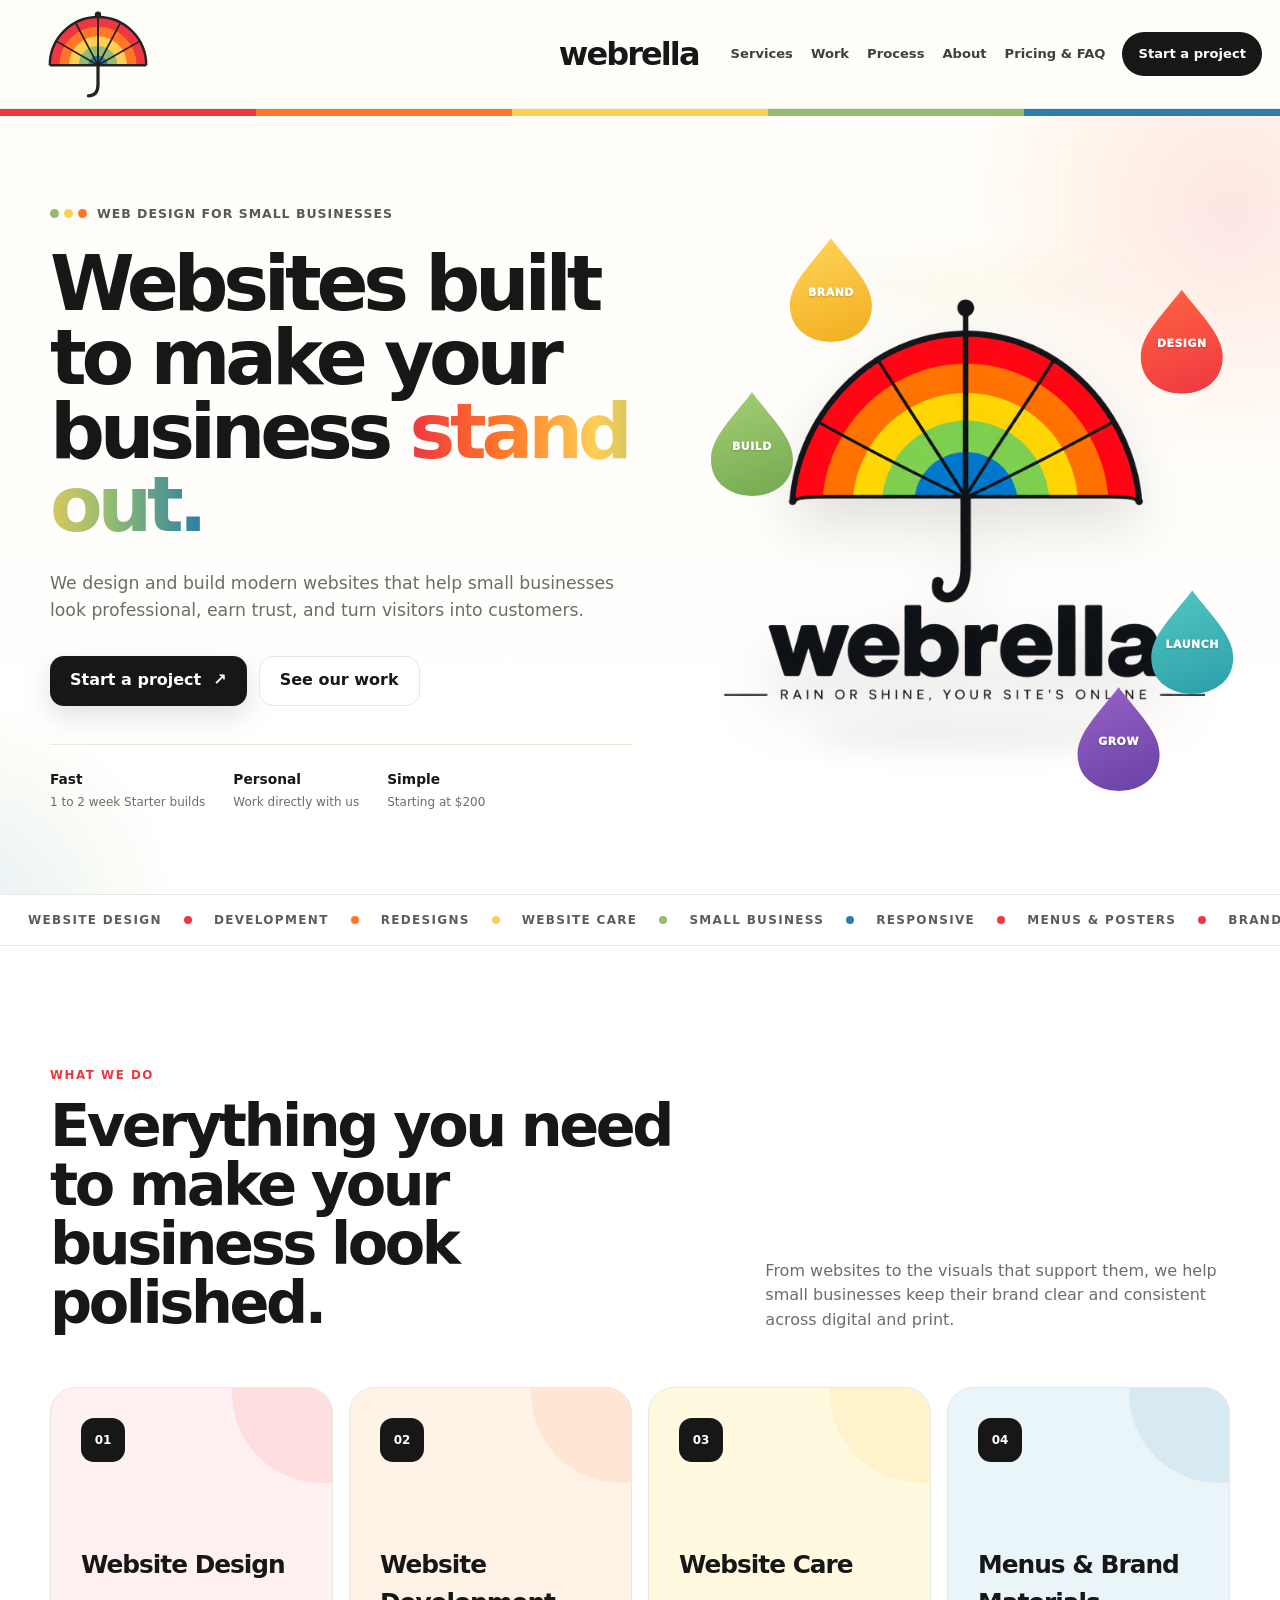
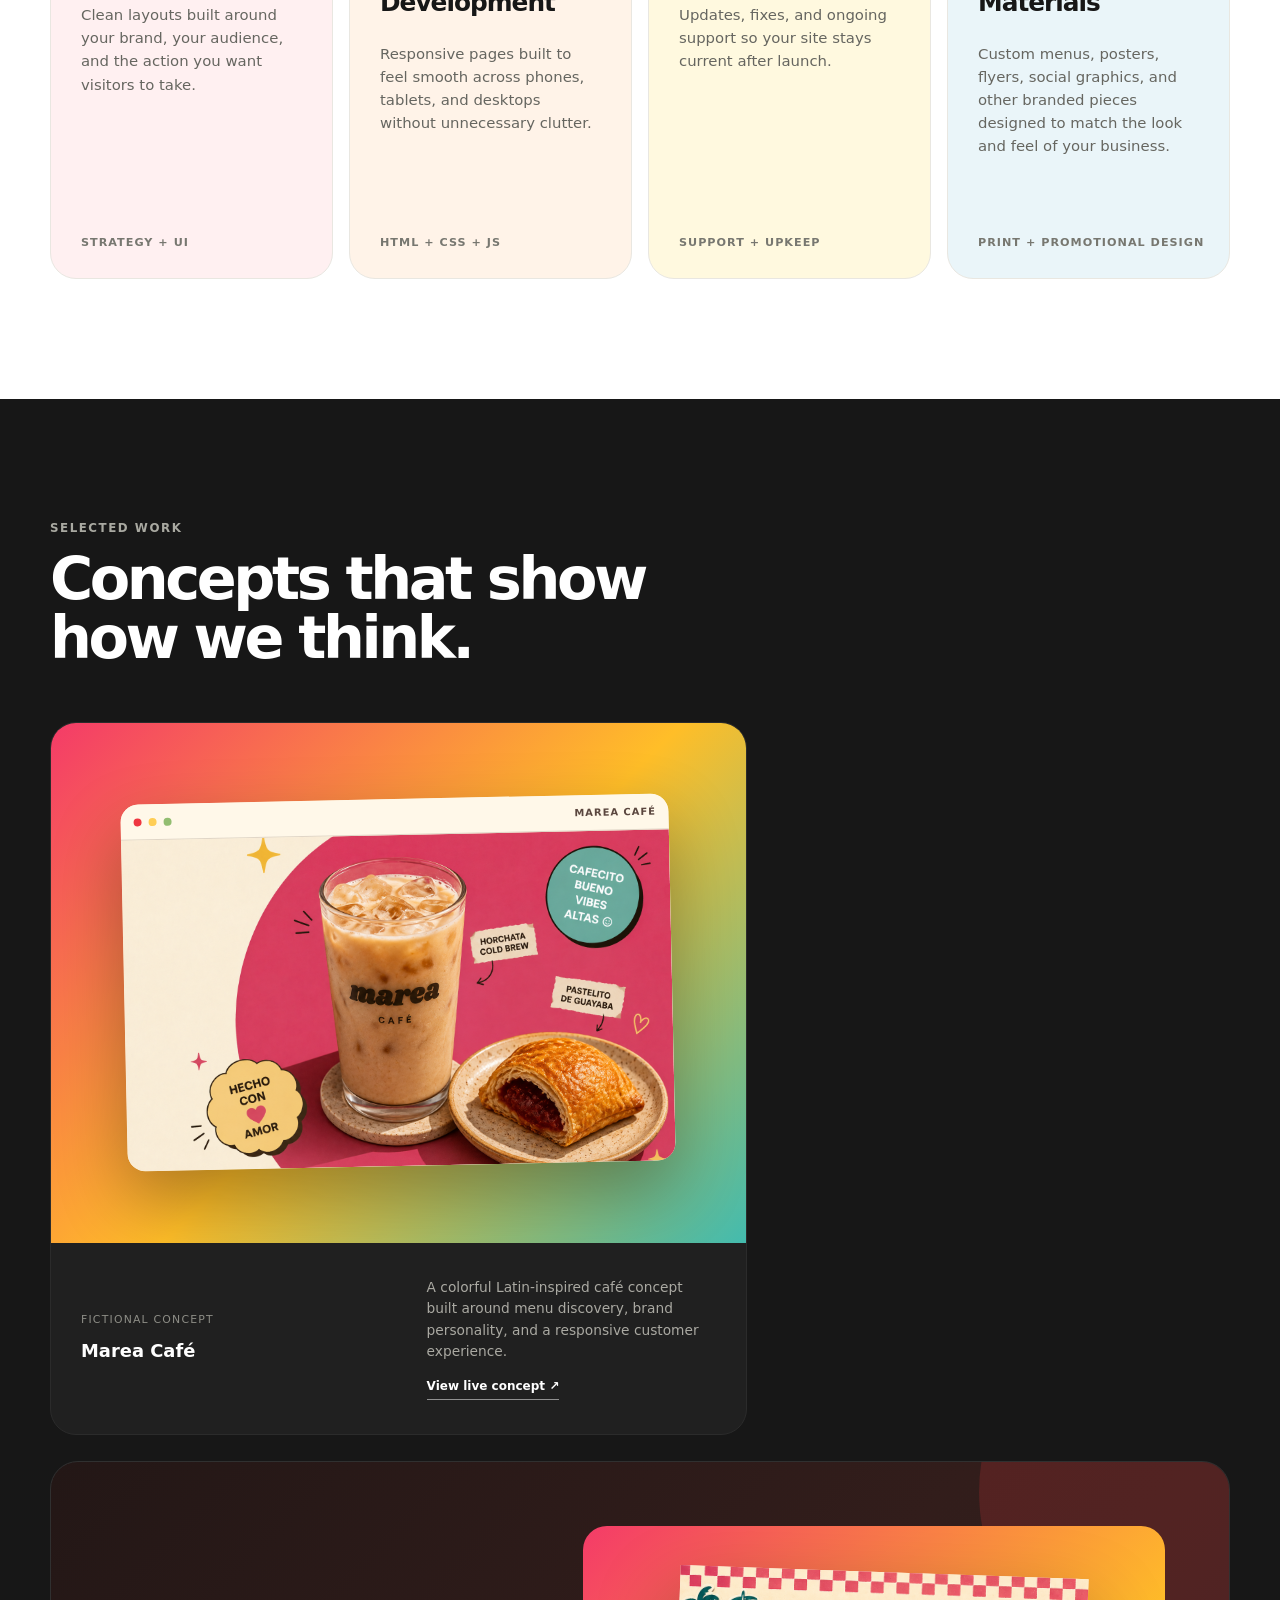
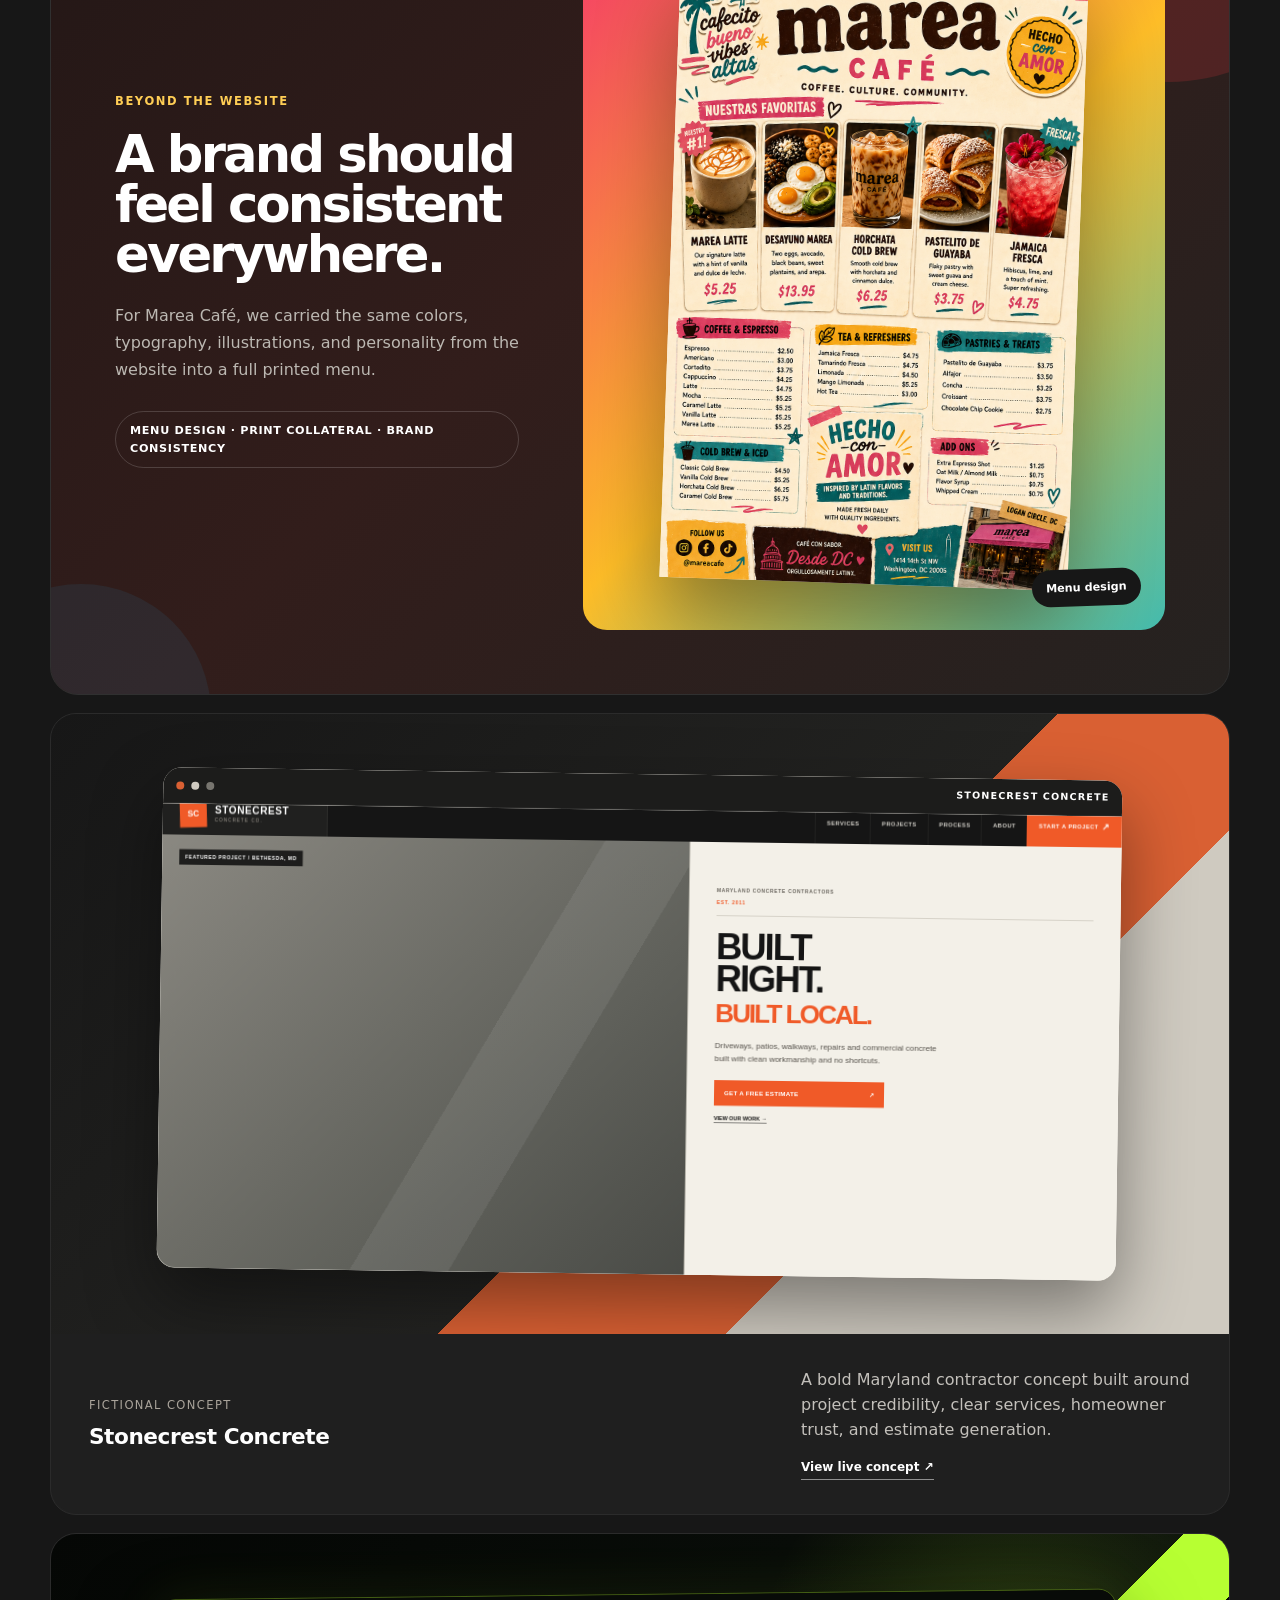
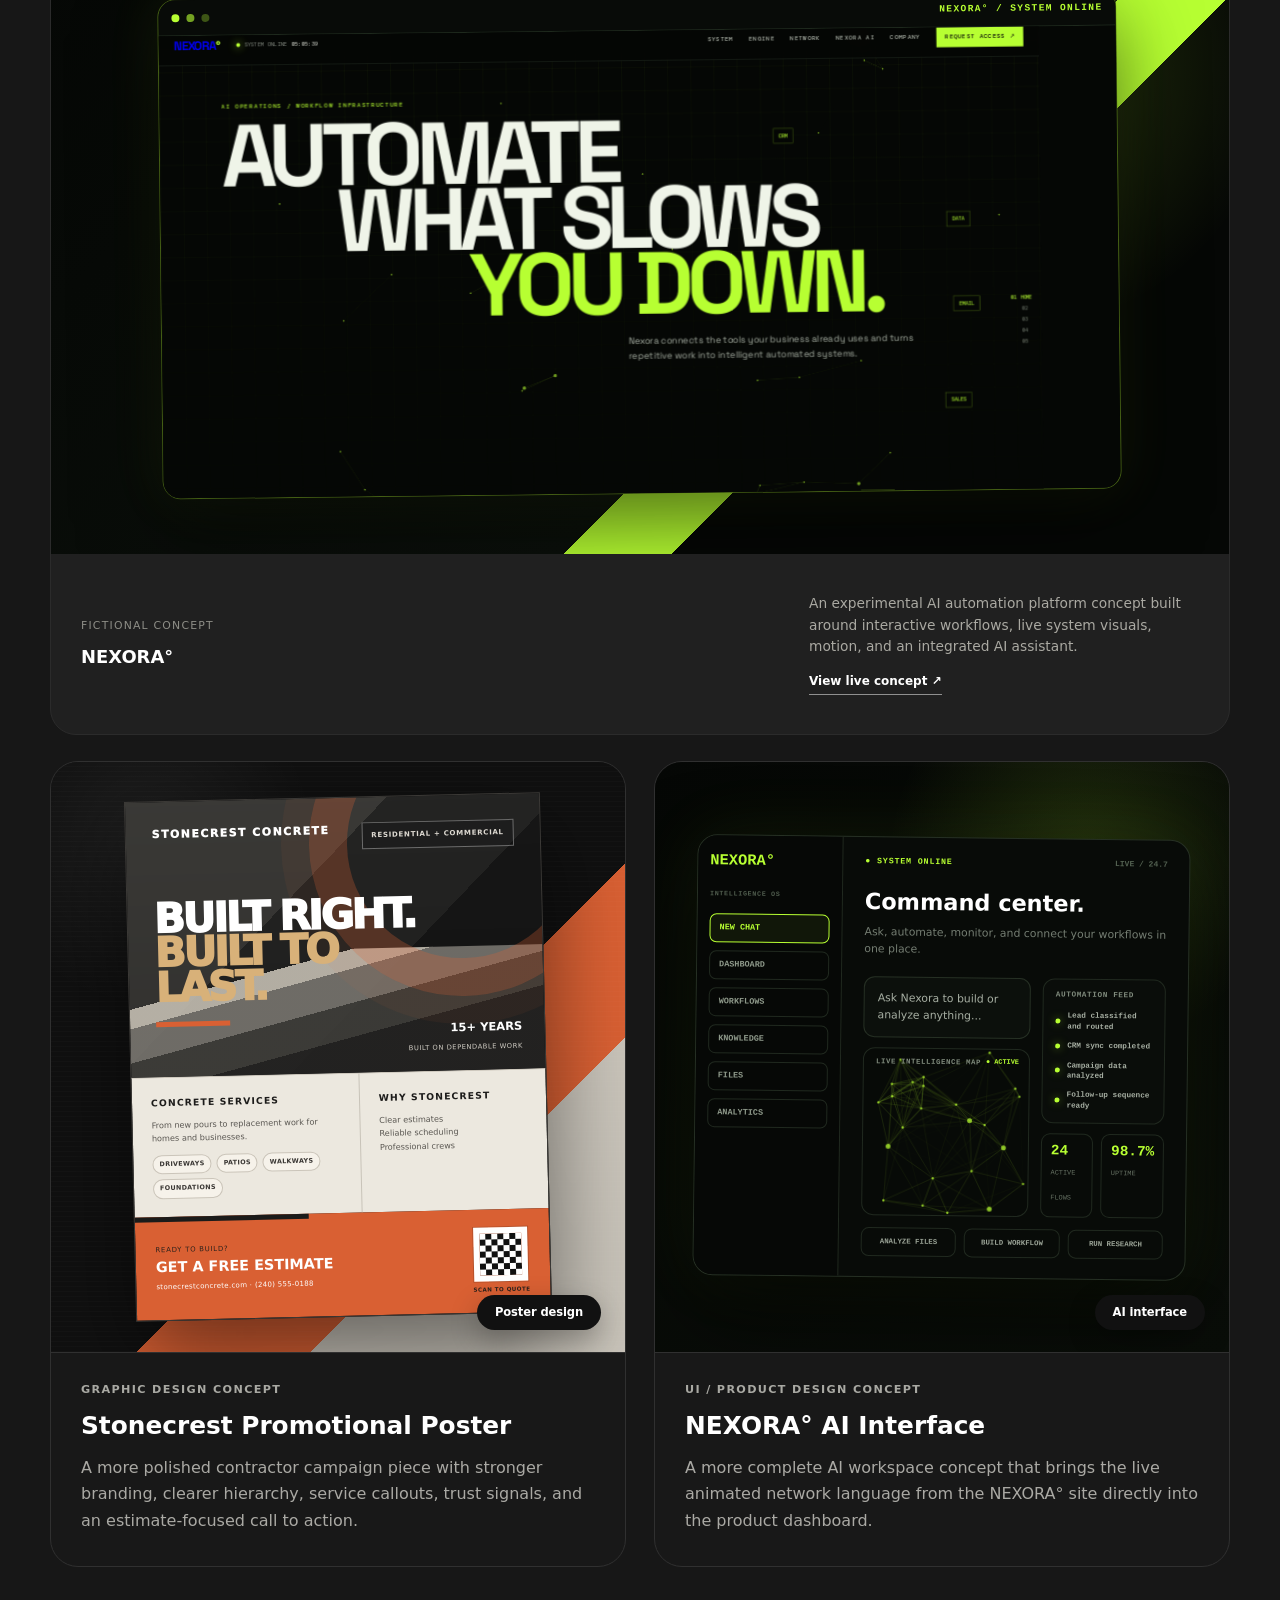
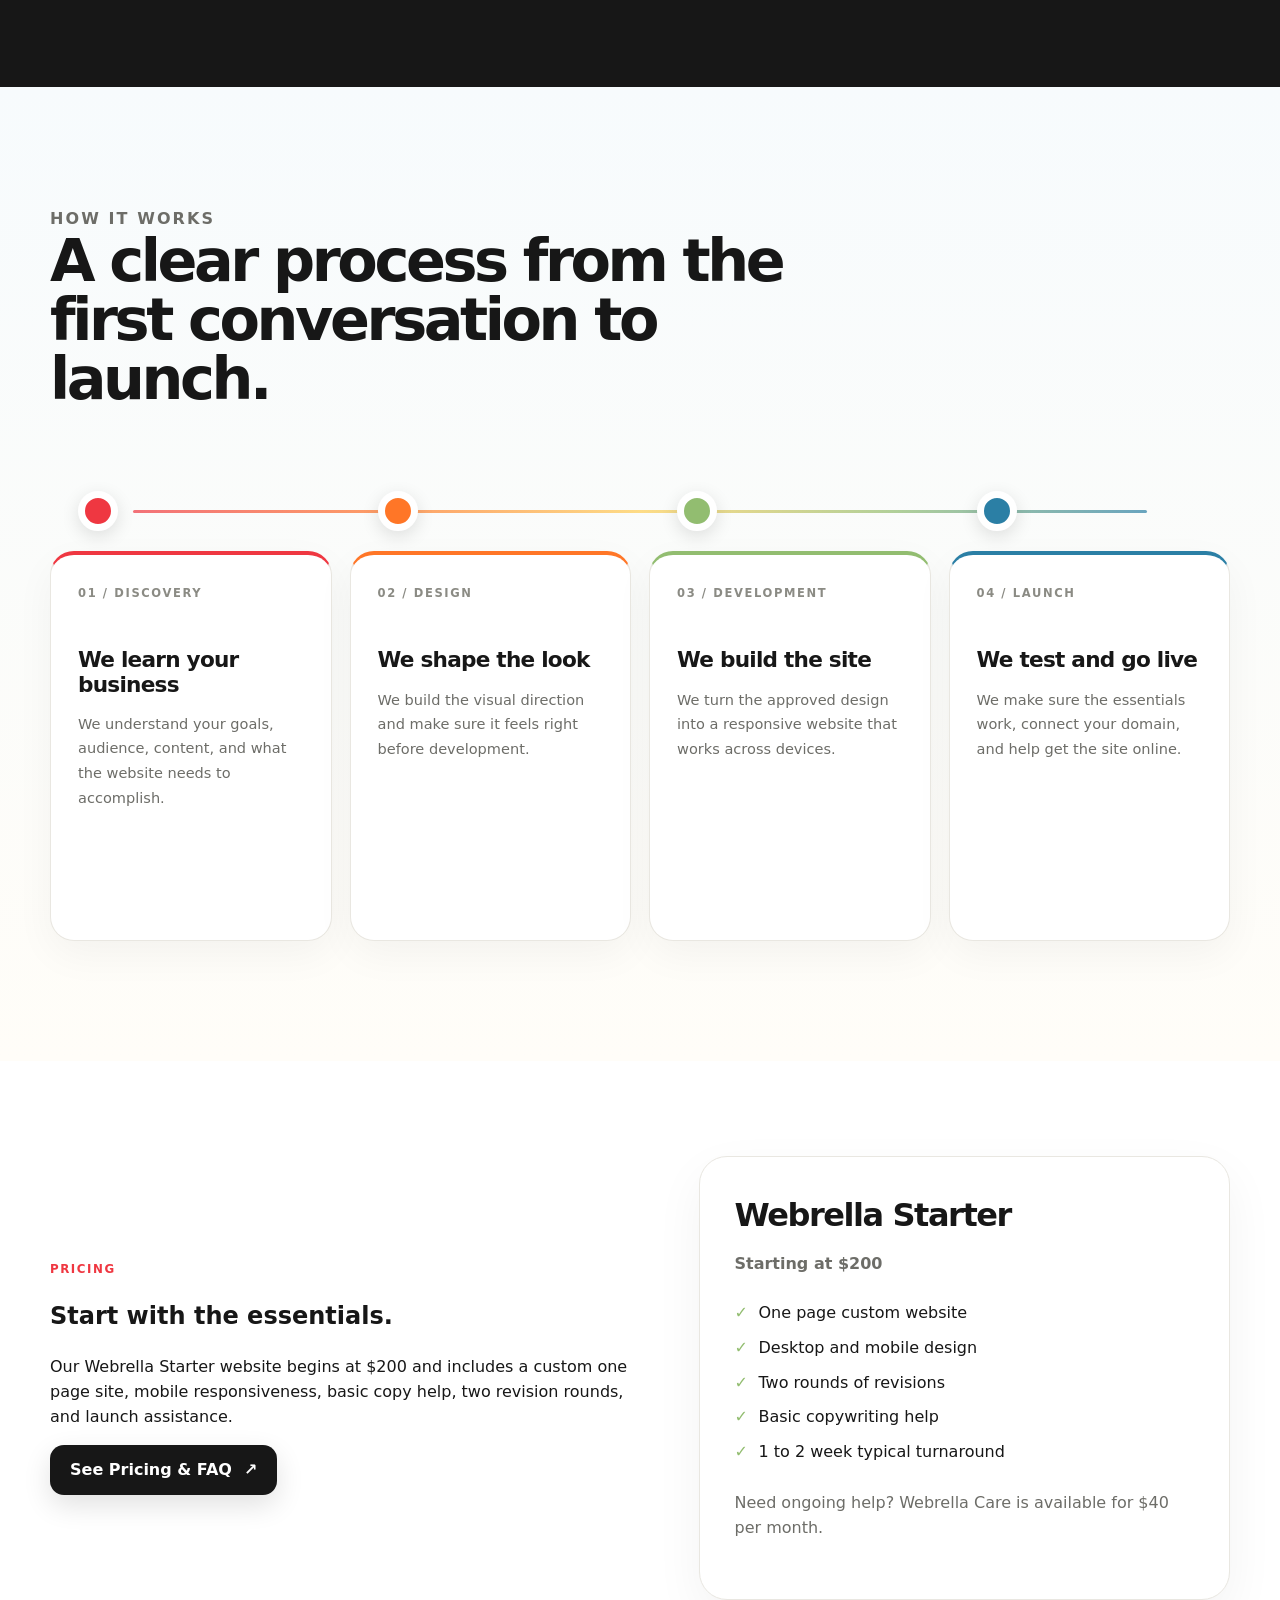
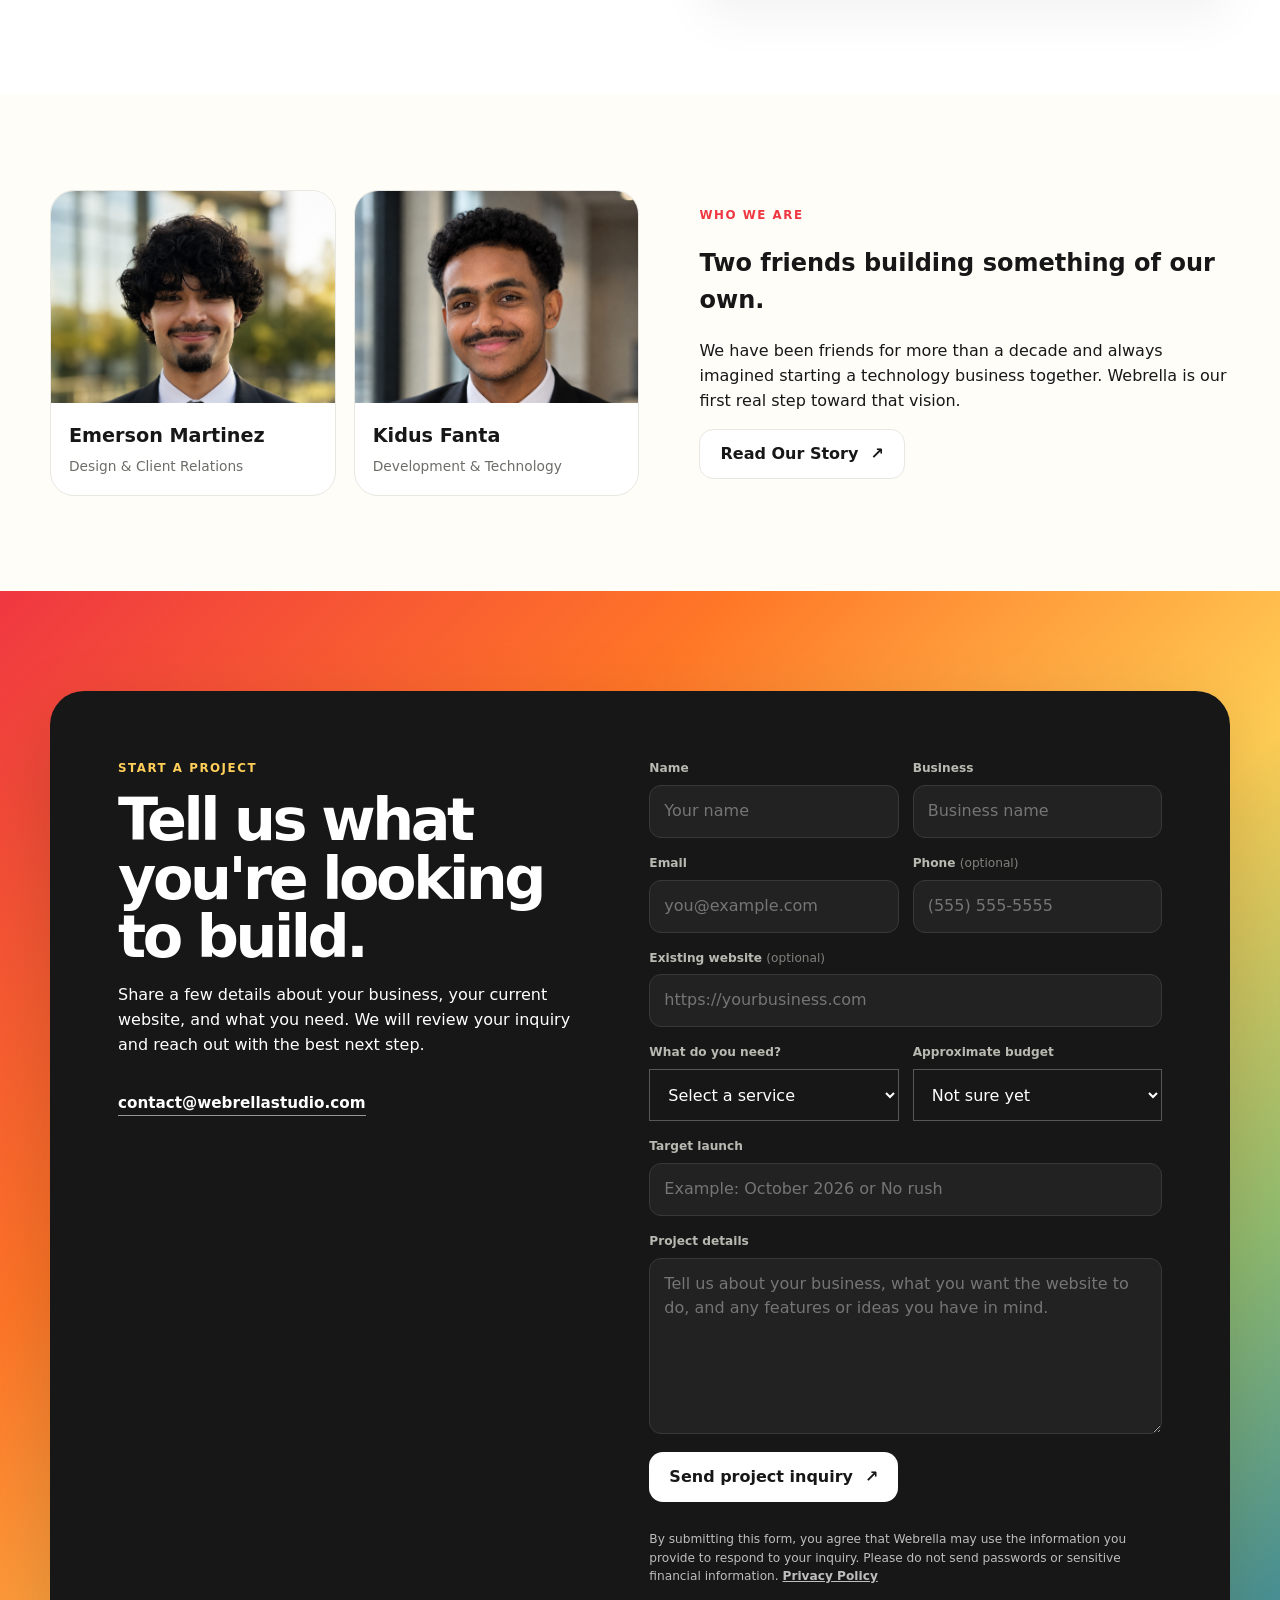
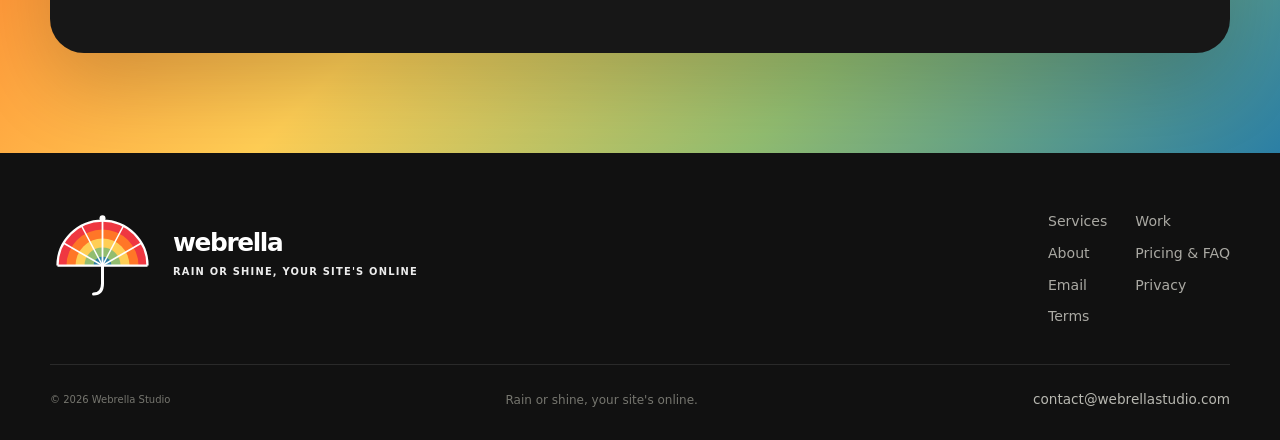
<file: index.html>
<!doctype html><html lang="en"><head><meta charset="utf-8"><meta name="viewport" content="width=device-width,initial-scale=1"><meta name="description" content="Webrella Studio designs and builds modern, responsive websites for small businesses in Silver Spring, Maryland and beyond."><meta name="robots" content="index,follow"><title>Webrella Studio | Web Design for Small Businesses</title><link rel="canonical" href="https://webrellastudio.com/"><meta property="og:type" content="website"><meta property="og:site_name" content="Webrella Studio"><meta property="og:title" content="Webrella Studio | Web Design for Small Businesses"><meta property="og:description" content="Modern, responsive websites for small businesses, built by Webrella Studio in Silver Spring, Maryland."><meta property="og:url" content="https://webrellastudio.com/"><meta property="og:image" content="https://webrellastudio.com/ChatGPT%20Image%20Aug%2010,%202026,%2011_04_26%20AM.png"><meta name="twitter:card" content="summary_large_image"><meta name="twitter:title" content="Webrella Studio | Web Design for Small Businesses"><meta name="twitter:description" content="Modern, responsive websites for small businesses, built by Webrella Studio in Silver Spring, Maryland."><meta name="twitter:image" content="https://webrellastudio.com/ChatGPT%20Image%20Aug%2010,%202026,%2011_04_26%20AM.png"><script type="application/ld+json">{"@context":"https://schema.org","@type":"Organization","name":"Webrella Studio","url":"https://webrellastudio.com/","email":"contact@webrellastudio.com","telephone":"+1-240-618-4825","description":"Web design and development studio creating modern, responsive websites for small businesses.","address":{"@type":"PostalAddress","addressLocality":"Silver Spring","addressRegion":"MD","addressCountry":"US"},"founder":[{"@type":"Person","name":"Emerson Martinez"},{"@type":"Person","name":"Kidus Fanta"}]}</script><link rel="stylesheet" href="css/style.css?v=20260811-2"><link rel="stylesheet" href="css/process.css?v=20260811-2"><link rel="stylesheet" href="css/pages.css?v=20260811-2"><style>.header-inner{min-height:108px}.brand{width:180px;height:92px;overflow:visible;flex:0 0 180px;display:flex;align-items:center}.header-mark{display:block;width:160px;height:90px;overflow:visible}.footer-mark{display:flex;align-items:center;gap:18px}.footer-umbrella{display:block;width:105px;height:88px;flex:0 0 105px;overflow:visible}.footer-wordmark{display:flex;flex-direction:column;line-height:1}.footer-wordmark strong{color:#fff!important;font-size:1.55rem;font-weight:900;letter-spacing:-.055em}.footer-wordmark span{margin-top:5px;color:#fff!important;font-size:.62rem;font-weight:850;letter-spacing:.12em;white-space:nowrap}.contact-email{display:inline-block;margin-top:18px;color:#fff;font-weight:800;text-decoration:none;border-bottom:1px solid rgba(255,255,255,.55)}.stonecrest-link{display:block;height:100%;text-decoration:none;color:inherit}.stonecrest-visual{position:relative;display:flex!important;align-items:flex-end!important;min-height:360px!important;padding:34px!important;overflow:hidden;background:#20201f!important}.stonecrest-visual:before{content:"";position:absolute;inset:0;background:linear-gradient(135deg,transparent 0 55%,rgba(232,92,30,.92) 55% 70%,#c8c3b8 70% 100%)}.stonecrest-visual:after{content:"";position:absolute;left:34px;top:34px;width:110px;height:8px;background:#e85c1e}.stonecrest-mark{position:relative;z-index:2;color:#fff}.stonecrest-mark small{display:block;margin-bottom:10px;font-size:.72rem;font-weight:800;letter-spacing:.16em;text-transform:uppercase;color:#e85c1e}.stonecrest-mark strong{display:block;font-size:clamp(2rem,4vw,3.6rem);line-height:.86;letter-spacing:-.055em;text-transform:uppercase}.stonecrest-meta{display:flex!important;justify-content:space-between!important;align-items:flex-end!important;gap:18px}.stonecrest-meta a{color:#fff;text-decoration:none;font-size:.74rem;font-weight:850;border-bottom:1px solid rgba(255,255,255,.45);padding-bottom:3px}.stonecrest-meta a:hover{color:#ff7a32;border-color:#ff7a32}.hero-art{position:relative;isolation:isolate}.hero-art:before{content:"";position:absolute;inset:7% 7%;z-index:-2;border-radius:50%;background:conic-gradient(from 0deg,#ef3741,#ff7627,#ffce55,#92bd70,#2b7fa5,#ef3741);filter:blur(28px);opacity:.2;animation:homeAura 10s linear infinite}.hero-art:after{content:"";position:absolute;left:18%;right:18%;bottom:5%;height:28px;z-index:-1;border-radius:50%;background:rgba(0,0,0,.1);filter:blur(12px);animation:homeShadow 4.8s ease-in-out infinite}.hero-art .logo-panel{background:transparent!important;border:0!important;box-shadow:none!important;transform-origin:50% 60%;animation:homeFloat 4.8s ease-in-out infinite}.hero-art .logo-panel img{filter:drop-shadow(0 24px 24px rgba(0,0,0,.13));animation:homeLogoPulse 4.8s ease-in-out infinite}.hero-art .chip-one{animation:homeChipOne 5.2s ease-in-out infinite}.hero-art .chip-two{animation:homeChipTwo 5.7s ease-in-out infinite}.hero-art .floating-chip{box-shadow:0 14px 34px rgba(0,0,0,.1)}@keyframes homeFloat{0%,100%{transform:translateY(0) rotate(-1.4deg) scale(1)}50%{transform:translateY(-20px) rotate(1.4deg) scale(1.025)}}@keyframes homeLogoPulse{0%,100%{transform:scale(1);filter:drop-shadow(0 24px 24px rgba(0,0,0,.13))}50%{transform:scale(1.035);filter:drop-shadow(0 34px 30px rgba(0,0,0,.17))}}@keyframes homeAura{to{transform:rotate(360deg)}}@keyframes homeShadow{0%,100%{transform:scaleX(1);opacity:.65}50%{transform:scaleX(.72);opacity:.35}}@keyframes homeChipOne{0%,100%{transform:translate(0,0) rotate(-2deg)}50%{transform:translate(18px,-20px) rotate(2deg)}}@keyframes homeChipTwo{0%,100%{transform:translate(0,0) rotate(2deg)}50%{transform:translate(-18px,18px) rotate(-2deg)}}@media(prefers-reduced-motion:reduce){.hero-art:before,.hero-art:after,.hero-art .logo-panel,.hero-art .logo-panel img,.hero-art .floating-chip{animation:none!important}}@media(max-width:720px){.header-inner{min-height:96px}.brand{width:145px;height:82px;flex-basis:145px}.header-mark{width:135px;height:80px}.site-nav{top:96px!important}.footer-mark{gap:13px}.footer-umbrella{width:88px;height:76px;flex-basis:88px}.footer-wordmark strong{font-size:1.25rem}.footer-wordmark span{font-size:.5rem;white-space:normal}.stonecrest-meta{align-items:flex-start!important;flex-direction:column!important}}</style></head><body><header class="site-header"><div class="container header-inner"><a class="brand" href="#top" aria-label="Webrella Studio home"><svg class="header-mark" viewBox="0 0 140 112" role="img" aria-label="Webrella umbrella logo"><path d="M10 70 A60 60 0 0 1 130 70 Z" fill="#ef3741"/><path d="M22 70 A48 48 0 0 1 118 70 Z" fill="#ff7627"/><path d="M34 70 A36 36 0 0 1 106 70 Z" fill="#ffce55"/><path d="M46 70 A24 24 0 0 1 94 70 Z" fill="#92bd70"/><path d="M58 70 A12 12 0 0 1 82 70 Z" fill="#2b7fa5"/><path d="M10 70 A60 60 0 0 1 130 70" fill="none" stroke="#222" stroke-width="3"/><line x1="70" y1="70" x2="70" y2="10" stroke="#222" stroke-width="2.4"/><line x1="70" y1="70" x2="42" y2="17" stroke="#222" stroke-width="2.1"/><line x1="70" y1="70" x2="98" y2="17" stroke="#222" stroke-width="2.1"/><line x1="70" y1="70" x2="18" y2="40" stroke="#222" stroke-width="2.1"/><line x1="70" y1="70" x2="122" y2="40" stroke="#222" stroke-width="2.1"/><line x1="10" y1="70" x2="130" y2="70" stroke="#222" stroke-width="3"/><circle cx="70" cy="7" r="4" fill="#222"/><path d="M70 70 V94 C70 104 66 108 58 108" fill="none" stroke="#222" stroke-width="4" stroke-linecap="round"/></svg></a><button class="nav-toggle" aria-controls="primary-navigation" aria-expanded="false" aria-label="Toggle navigation"><span class="hamburger"></span></button><nav id="primary-navigation" class="site-nav" aria-label="Primary navigation"><ul><li><a href="#services">Services</a></li><li><a href="#work">Work</a></li><li><a href="#process">Process</a></li><li><a href="about.html">About</a></li><li><a href="pricing.html">Pricing & FAQ</a></li><li><a class="nav-cta" href="#contact">Start a project</a></li></ul></nav></div></header><main id="top"><section class="hero"><div class="hero-rainbow-band"></div><div class="container hero-grid"><div class="hero-copy"><p class="eyebrow"><span></span> Web design for small businesses</p><h1>Websites built to make your business <em>stand out.</em></h1><p class="hero-lead">We design and build modern websites that help small businesses look professional, earn trust, and turn visitors into customers.</p><div class="hero-actions"><a class="btn btn-dark" href="#contact">Start a project <span>↗</span></a><a class="btn btn-ghost" href="#work">See our work</a></div><div class="hero-proof"><div><strong>Fast</strong><span>1 to 2 week Starter builds</span></div><div><strong>Personal</strong><span>Work directly with us</span></div><div><strong>Simple</strong><span>Starting at $200</span></div></div></div><div class="hero-art"><div class="logo-panel"><img src="ChatGPT%20Image%20Aug%2010,%202026,%2011_04_26%20AM.png" alt="Webrella Studio logo"></div><div class="floating-chip chip-one">Built around your brand</div><div class="floating-chip chip-two">Mobile ready ✓</div></div></div></section><section class="marquee"><div class="marquee-track"><span>Website Design</span><i></i><span>Development</span><i></i><span>Redesigns</span><i></i><span>Website Care</span><i></i><span>Small Business</span><i></i><span>Responsive</span></div></section><section id="services" class="section services-section"><div class="container"><div class="section-heading split-heading"><div><p class="section-kicker">What we do</p><h2>Everything you need to look good online.</h2></div><p>We focus on straightforward websites for small businesses, with room to grow as your needs become more advanced.</p></div><div class="services-grid"><article class="service-card red-card"><div class="service-icon">01</div><h3>Website Design</h3><p>Clean layouts built around your brand, your audience, and the action you want visitors to take.</p><span class="service-tag">Strategy + UI</span></article><article class="service-card orange-card"><div class="service-icon">02</div><h3>Website Development</h3><p>Responsive pages built to feel smooth across phones, tablets, and desktops without unnecessary clutter.</p><span class="service-tag">HTML + CSS + JS</span></article><article class="service-card yellow-card"><div class="service-icon">03</div><h3>Website Care</h3><p>Updates, fixes, and ongoing support so your site stays current after launch.</p><span class="service-tag">Support + upkeep</span></article></div></div></section><section id="work" class="section work-section"><div class="container"><div class="section-heading work-heading"><div><p class="section-kicker green-text">Selected work</p><h2>Concepts that show how we think.</h2></div></div><div class="project-grid"><article class="project-card project-wide"><div class="project-visual bloom-visual"><div class="browser-frame"><div class="browser-dots"><span></span><span></span><span></span></div><div class="mock-site cafe-site"><div class="mock-nav"></div><div class="mock-copy big"></div><div class="mock-copy"></div><div class="mock-button"></div></div></div></div><div class="project-meta"><div><span>Fictional concept</span><h3>Bloom Café</h3></div><p>Warm, welcoming restaurant presence built around menu discovery and reservations.</p></div></article><article class="project-card"><a class="stonecrest-link" href="stonecrest/" target="_blank" rel="noopener" aria-label="Open Stonecrest Concrete concept website"><div class="project-visual stonecrest-visual"><div class="stonecrest-mark"><small>Concrete Co.</small><strong>Stonecrest</strong></div></div></a><div class="project-meta compact stonecrest-meta"><div><span>Fictional concept</span><h3>Stonecrest Concrete</h3></div><a href="stonecrest/" target="_blank" rel="noopener">View live concept ↗</a></div></article><article class="project-card"><div class="project-visual harbor-visual"><div class="product-tile p1"></div><div class="product-tile p2"></div><div class="product-tile p3"></div></div><div class="project-meta compact"><div><span>Fictional concept</span><h3>Harbor Goods</h3></div></div></article></div></div></section><section id="process" class="section process-section"><div class="container"><div class="section-heading process-heading"><p class="section-kicker blue-text">How it works</p><h2>A clear process from the first conversation to launch.</h2></div><div class="process-timeline"><article class="process-step"><span class="process-node"></span><div class="process-card-detailed"><span class="process-number">01 / DISCOVERY</span><h3>We learn your business</h3><p>We understand your goals, audience, content, and what the website needs to accomplish.</p></div></article><article class="process-step"><span class="process-node"></span><div class="process-card-detailed"><span class="process-number">02 / DESIGN</span><h3>We shape the look</h3><p>We build the visual direction and make sure it feels right before development.</p></div></article><article class="process-step"><span class="process-node"></span><div class="process-card-detailed"><span class="process-number">03 / DEVELOPMENT</span><h3>We build the site</h3><p>We turn the approved design into a responsive website that works across devices.</p></div></article><article class="process-step"><span class="process-node"></span><div class="process-card-detailed"><span class="process-number">04 / LAUNCH</span><h3>We test and go live</h3><p>We make sure the essentials work, connect your domain, and help get the site online.</p></div></article></div></div></section><section class="home-preview alt"><div class="container preview-grid"><div><p class="section-kicker">Pricing</p><h2>Start with the essentials.</h2><p>Our Webrella Starter website begins at $200 and includes a custom one page site, mobile responsiveness, basic copy help, two revision rounds, and launch assistance.</p><a class="btn btn-dark" href="pricing.html">See Pricing & FAQ <span>↗</span></a></div><div class="preview-card"><h3>Webrella Starter</h3><p><strong>Starting at $200</strong></p><ul class="preview-list"><li>One page custom website</li><li>Desktop and mobile design</li><li>Two rounds of revisions</li><li>Basic copywriting help</li><li>1 to 2 week typical turnaround</li></ul><p>Need ongoing help? Webrella Care is available for $40 per month.</p></div></div></section><section class="home-preview"><div class="container preview-grid"><div class="mini-founders"><article class="mini-founder"><img src="ChatGPT%20Image%20Jul%2017,%202026,%2002_21_22%20PM.png" alt="Emerson Martinez"><div><h3>Emerson Martinez</h3><p>Design & Client Relations</p></div></article><article class="mini-founder"><img src="ChatGPT%20Image%20Aug%2010,%202026,%2001_30_33%20PM.png" alt="Kidus Fanta"><div><h3>Kidus Fanta</h3><p>Development & Technology</p></div></article></div><div><p class="section-kicker">Who we are</p><h2>Two friends building something of our own.</h2><p>We have been friends for more than a decade and always imagined starting a technology business together. Webrella is our first real step toward that vision.</p><a class="btn btn-ghost" href="about.html">Read Our Story <span>↗</span></a></div></div></section><section id="contact" class="contact-section"><div class="container contact-shell"><div class="contact-copy"><p class="section-kicker contact-kicker">Have a project in mind?</p><h2>Rain or shine, let's get your site online.</h2><p>Tell us a little about your business and what you want to build. We will use that to figure out the right next step.</p><a class="contact-email" href="mailto:contact@webrellastudio.com">contact@webrellastudio.com</a></div><form class="contact-form" action="https://formspree.io/f/myegeqbb" method="post"><input type="hidden" name="_subject" value="New Webrella project inquiry"><div class="form-grid"><div class="form-row"><label for="name">Name</label><input id="name" name="name" type="text" placeholder="Your name" required></div><div class="form-row"><label for="company">Business</label><input id="company" name="company" type="text" placeholder="Business name"></div></div><div class="form-row"><label for="email">Email</label><input id="email" name="email" type="email" placeholder="you@example.com" required></div><div class="form-row"><label for="message">Project details</label><textarea id="message" name="message" rows="5" placeholder="What are you looking to build?" required></textarea></div><div class="form-actions"><button class="btn btn-light" type="submit">Start a conversation <span>↗</span></button></div></form></div></section></main><footer class="site-footer"><div class="container footer-grid"><div class="footer-branding"><div class="footer-mark"><span class="footer-umbrella"><svg viewBox="0 0 140 112" width="105" height="88" aria-hidden="true"><path d="M10 70 A60 60 0 0 1 130 70 Z" fill="#ef3741"/><path d="M22 70 A48 48 0 0 1 118 70 Z" fill="#ff7627"/><path d="M34 70 A36 36 0 0 1 106 70 Z" fill="#ffce55"/><path d="M46 70 A24 24 0 0 1 94 70 Z" fill="#92bd70"/><path d="M58 70 A12 12 0 0 1 82 70 Z" fill="#2b7fa5"/><path d="M10 70 A60 60 0 0 1 130 70" fill="none" stroke="#fff" stroke-width="3"/><line x1="70" y1="70" x2="70" y2="10" stroke="#fff" stroke-width="2.4"/><line x1="70" y1="70" x2="42" y2="17" stroke="#fff" stroke-width="2.1"/><line x1="70" y1="70" x2="98" y2="17" stroke="#fff" stroke-width="2.1"/><line x1="70" y1="70" x2="18" y2="40" stroke="#fff" stroke-width="2.1"/><line x1="70" y1="70" x2="122" y2="40" stroke="#fff" stroke-width="2.1"/><line x1="10" y1="70" x2="130" y2="70" stroke="#fff" stroke-width="3"/><circle cx="70" cy="7" r="4" fill="#fff"/><path d="M70 70 V94 C70 104 66 108 58 108" fill="none" stroke="#fff" stroke-width="4" stroke-linecap="round"/></svg></span><div class="footer-wordmark"><strong>webrella</strong><span>RAIN OR SHINE, YOUR SITE'S ONLINE</span></div></div></div><div class="footer-links"><a href="#services">Services</a><a href="#work">Work</a><a href="about.html">About</a><a href="pricing.html">Pricing & FAQ</a><a href="mailto:contact@webrellastudio.com">Email</a></div><div class="footer-bottom"><small>&copy; <span id="year"></span> Webrella Studio</small><span>Rain or shine, your site's online.</span></div></div></footer><script src="js/script.js?v=20260811-2"></script><script src="js/portfolio-extras.js?v=20260812-1"></script></body></html>
</file>
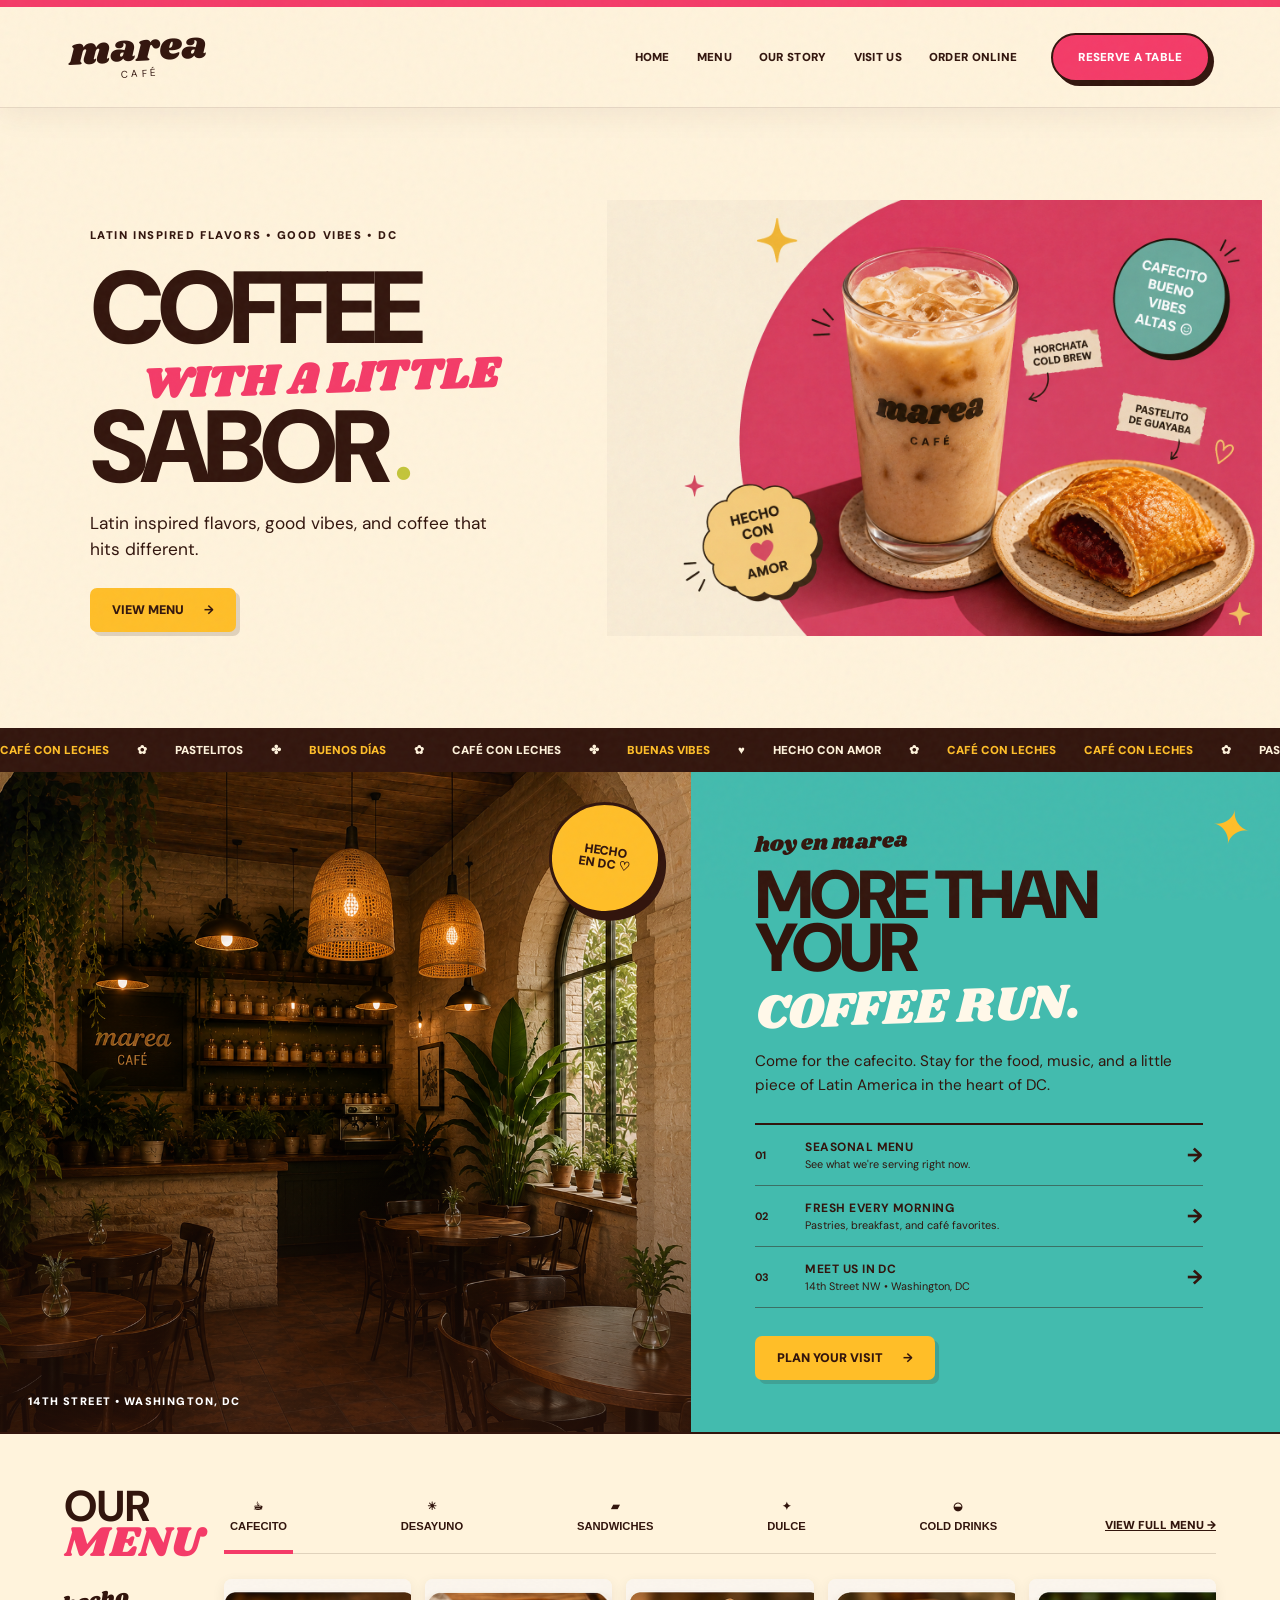
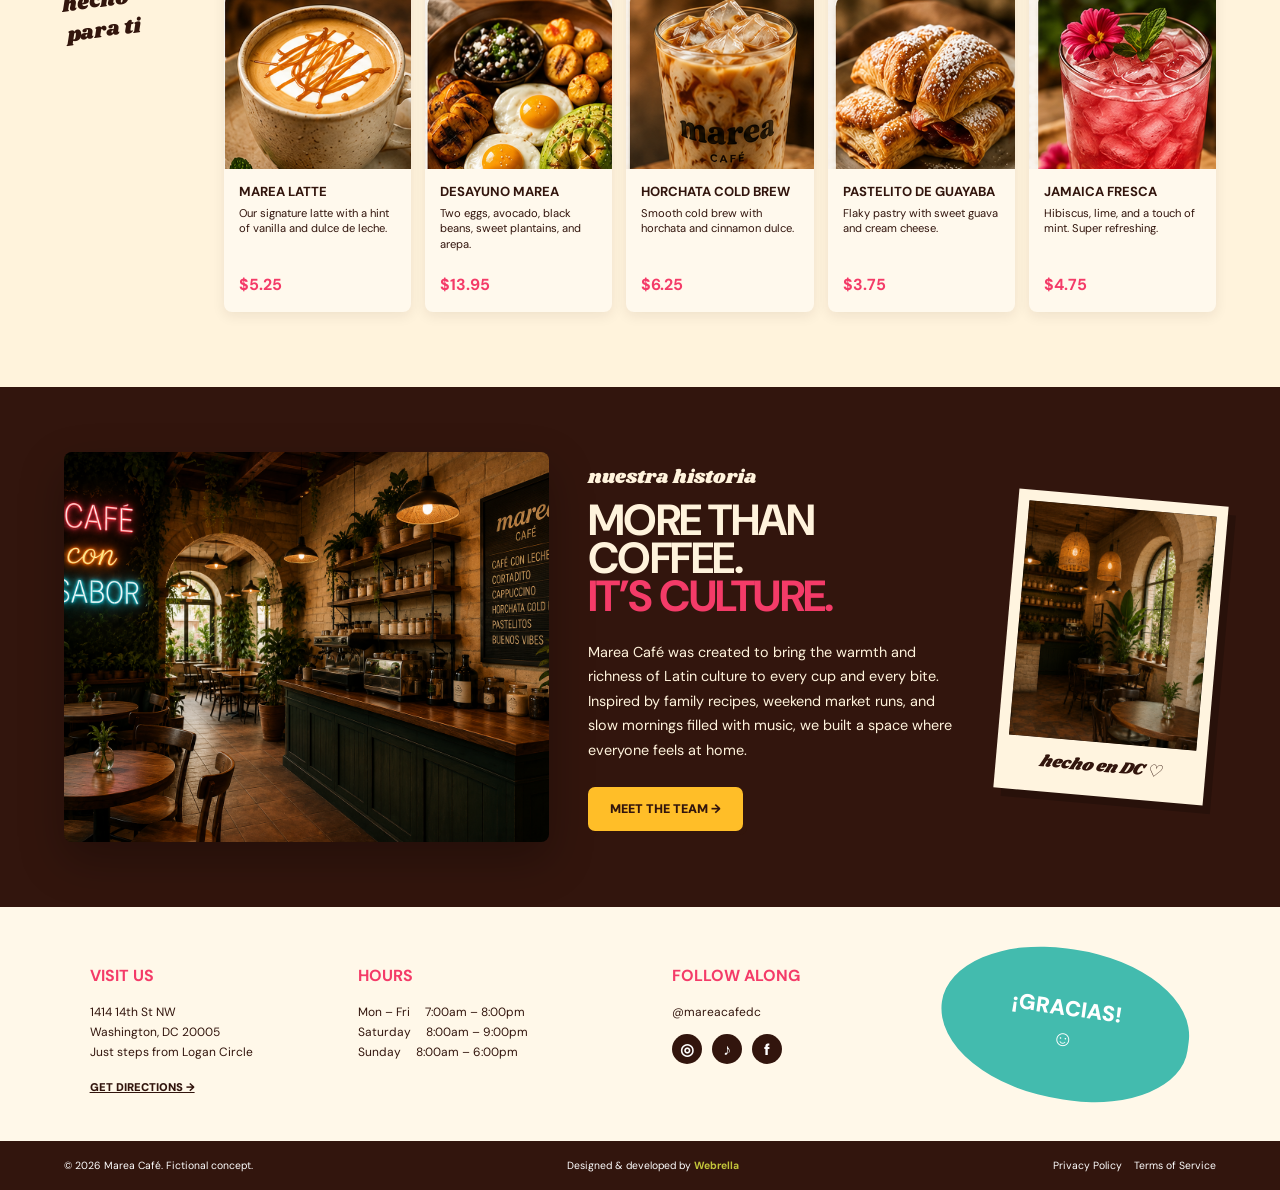
<file: marea/index.html>
<!doctype html>
<html lang="en">
<head>
  <meta charset="utf-8">
  <meta name="viewport" content="width=device-width,initial-scale=1">
  <meta name="description" content="Marea Cafe is a fictional Latin inspired cafe concept designed by Webrella Studio.">
  <title>Marea Café | Coffee with a little sabor</title>
  <link rel="preconnect" href="https://fonts.googleapis.com">
  <link rel="preconnect" href="https://fonts.gstatic.com" crossorigin>
  <link href="https://fonts.googleapis.com/css2?family=DM+Sans:wght@400;600;700;900&family=Shrikhand&display=swap" rel="stylesheet">
  <link rel="stylesheet" href="style.css">
</head>
<body>
  <div class="noise"></div>
  <header class="site-header marea-header">
    <a class="logo" href="#top">marea<small>CAFÉ</small></a>
    <button class="nav-toggle" aria-label="Toggle menu" aria-expanded="false">☰</button>
    <nav class="site-nav"><a class="active" href="#top">Home</a><a href="#menu">Menu</a><a href="#story">Our Story</a><a href="#visit">Visit Us</a><a href="#menu">Order Online</a><a class="reserve" href="#visit">Reserve a table</a></nav>
  </header>
  <main id="top">
    <section class="hero">
      <div class="hero-copy"><p class="eyebrow">Latin inspired flavors • good vibes • DC</p><h1>COFFEE<span>WITH A LITTLE</span>SABOR<i>●</i></h1><p class="hero-lead">Latin inspired flavors, good vibes, and coffee that hits different.</p><a class="cta yellow" href="#menu">View menu <b>→</b></a></div>
      <div class="hero-art hero-art-image"><img src="../ChatGPT%20Image%20Aug%2010,%202026,%2007_00_49%20PM.png" alt="Marea Café horchata cold brew and pastelito de guayaba hero artwork"></div>
    </section>
    <div class="ticker"><div class="ticker-track"><span>CAFÉ CON LECHES</span> ✿ <span>PASTELITOS</span> ✤ <span>BUENOS DÍAS</span> ✿ <span>CAFÉ CON LECHES</span> ✤ <span>BUENAS VIBES</span> ♥ <span>HECHO CON AMOR</span> ✿ <span>CAFÉ CON LECHES</span></div></div>

    <section class="marea-now" aria-label="What's happening at Marea">
      <div class="marea-now-visual">
        <img src="../ChatGPT%20Image%20Aug%2010,%202026,%2006_40_00%20PM.png" alt="Inside Marea Café in Washington DC">
        <span class="now-sticker">HECHO<br>EN DC ♡</span>
        <span class="now-caption">14TH STREET • WASHINGTON, DC</span>
      </div>
      <div class="marea-now-copy">
        <p class="now-script">hoy en marea</p>
        <h2>MORE THAN<br>YOUR <span>COFFEE RUN.</span></h2>
        <p class="now-lead">Come for the cafecito. Stay for the food, music, and a little piece of Latin America in the heart of DC.</p>
        <div class="now-links">
          <a href="#menu"><b>01</b><span><strong>SEASONAL MENU</strong><small>See what we're serving right now.</small></span><i>→</i></a>
          <a href="#menu"><b>02</b><span><strong>FRESH EVERY MORNING</strong><small>Pastries, breakfast, and café favorites.</small></span><i>→</i></a>
          <a href="#visit"><b>03</b><span><strong>MEET US IN DC</strong><small>14th Street NW • Washington, DC</small></span><i>→</i></a>
        </div>
        <a class="cta yellow now-cta" href="#visit">Plan your visit <b>→</b></a>
      </div>
    </section>

    <section id="menu" class="menu-section"><div class="menu-intro"><h2>OUR<br><span>MENU</span></h2><p>hecho<br>para ti</p></div><div class="categories"><button class="selected"><span class="category-icon">☕︎</span><span>Cafecito</span></button><button><span class="category-icon">☀</span><span>Desayuno</span></button><button><span class="category-icon">▰</span><span>Sandwiches</span></button><button><span class="category-icon">✦</span><span>Dulce</span></button><button><span class="category-icon">◒</span><span>Cold Drinks</span></button><a href="#menu">View full menu →</a></div><div class="menu-carousel high-res-menu"><article><div class="food-photo sprite-photo sprite-1" role="img" aria-label="Marea Latte"></div><h3>Marea Latte</h3><p>Our signature latte with a hint of vanilla and dulce de leche.</p><strong>$5.25</strong></article><article><div class="food-photo sprite-photo sprite-2" role="img" aria-label="Desayuno Marea"></div><h3>Desayuno Marea</h3><p>Two eggs, avocado, black beans, sweet plantains, and arepa.</p><strong>$13.95</strong></article><article><div class="food-photo sprite-photo sprite-3" role="img" aria-label="Horchata Cold Brew"></div><h3>Horchata Cold Brew</h3><p>Smooth cold brew with horchata and cinnamon dulce.</p><strong>$6.25</strong></article><article><div class="food-photo sprite-photo sprite-4" role="img" aria-label="Pastelito de Guayaba"></div><h3>Pastelito de Guayaba</h3><p>Flaky pastry with sweet guava and cream cheese.</p><strong>$3.75</strong></article><article><div class="food-photo sprite-photo sprite-5" role="img" aria-label="Jamaica Fresca"></div><h3>Jamaica Fresca</h3><p>Hibiscus, lime, and a touch of mint. Super refreshing.</p><strong>$4.75</strong></article></div></section>
    <section id="story" class="story-section"><div class="cafe-scene cafe-photo"><img src="../ChatGPT%20Image%20Aug%2010,%202026,%2006_36_00%20PM.png" alt="Marea Café main interior"></div><div class="story-copy"><p class="script">nuestra historia</p><h2>MORE THAN COFFEE.<br><span>IT’S CULTURE.</span></h2><p>Marea Café was created to bring the warmth and richness of Latin culture to every cup and every bite. Inspired by family recipes, weekend market runs, and slow mornings filled with music, we built a space where everyone feels at home.</p><a class="cta yellow" href="#visit">Meet the team →</a></div><div class="polaroid"><div class="polaroid-photo restaurant-polaroid"><img src="../ChatGPT%20Image%20Aug%2010,%202026,%2006_40_00%20PM.png" alt="Marea Café second interior view"></div><em>hecho en DC ♡</em></div></section>
    <section id="visit" class="visit-section"><div><h3>VISIT US</h3><p>1414 14th St NW<br>Washington, DC 20005<br>Just steps from Logan Circle</p><a href="#visit">GET DIRECTIONS →</a></div><div><h3>HOURS</h3><p>Mon – Fri &nbsp;&nbsp;&nbsp; 7:00am – 8:00pm<br>Saturday &nbsp;&nbsp;&nbsp; 8:00am – 9:00pm<br>Sunday &nbsp;&nbsp;&nbsp; 8:00am – 6:00pm</p></div><div><h3>FOLLOW ALONG</h3><p>@mareacafedc</p><div class="socials"><span>◎</span><span>♪</span><span>f</span></div></div><div class="thanks">¡GRACIAS!<br>☺</div></section>
  </main>
  <footer><span>© 2026 Marea Café. Fictional concept.</span><a href="../index.html">Designed & developed by <b>Webrella</b></a><span>Privacy Policy &nbsp;&nbsp; Terms of Service</span></footer>
  <style>
    .high-res-menu .sprite-photo{height:190px!important;background-image:url('../ChatGPT%20Image%20Aug%2010,%202026,%2007_34_30%20PM.png')!important;background-repeat:no-repeat!important;background-size:556% auto!important;background-position-y:28%!important;display:block!important;overflow:hidden!important}
    .high-res-menu .sprite-1{background-position-x:2.8%!important}.high-res-menu .sprite-2{background-position-x:26.2%!important}.high-res-menu .sprite-3{background-position-x:49.1%!important}.high-res-menu .sprite-4{background-position-x:72.4%!important}.high-res-menu .sprite-5{background-position-x:95.3%!important}
    .marea-now{display:grid;grid-template-columns:1.08fr .92fr;min-height:610px;background:var(--paper);border-bottom:2px solid var(--brown);overflow:hidden}
    .marea-now-visual{position:relative;min-height:610px;overflow:hidden;background:var(--orange)}
    .marea-now-visual:after{content:"";position:absolute;inset:0;background:linear-gradient(180deg,transparent 50%,rgba(50,21,13,.55));pointer-events:none}
    .marea-now-visual img{width:100%;height:100%;object-fit:cover;display:block;position:absolute;inset:0;transition:transform .7s ease}
    .marea-now:hover .marea-now-visual img{transform:scale(1.035)}
    .now-sticker{position:absolute;z-index:2;right:30px;top:30px;width:112px;height:112px;border-radius:50%;background:var(--yellow);border:3px solid var(--brown);display:grid;place-items:center;text-align:center;font-size:.78rem;font-weight:900;line-height:1.05;transform:rotate(8deg);box-shadow:6px 6px 0 var(--brown)}
    .now-caption{position:absolute;z-index:2;left:28px;bottom:24px;color:#fff;font-size:.68rem;font-weight:900;letter-spacing:.13em}
    .marea-now-copy{padding:58px 6vw 52px 5vw;display:flex;flex-direction:column;justify-content:center;background:var(--teal);position:relative}
    .marea-now-copy:before{content:"✦";position:absolute;right:5%;top:25px;font-size:3rem;color:var(--yellow);transform:rotate(12deg)}
    .now-script{font-family:'Shrikhand';font-size:1.35rem;margin:0 0 8px;color:var(--brown);transform:rotate(-2deg);transform-origin:left}
    .marea-now h2{font-size:clamp(3.3rem,5.3vw,6.2rem);line-height:.78;letter-spacing:-.065em;margin:0 0 25px;font-weight:900}
    .marea-now h2 span{display:block;color:var(--paper);font-family:'Shrikhand';font-weight:400;font-size:.73em;letter-spacing:-.01em;transform:rotate(-2deg);margin-top:12px}
    .now-lead{max-width:520px;font-size:.95rem;line-height:1.55;margin:0 0 25px}
    .now-links{border-top:2px solid var(--brown);margin-bottom:28px}
    .now-links a{display:grid;grid-template-columns:38px 1fr auto;gap:12px;align-items:center;padding:14px 0;border-bottom:1px solid rgba(50,21,13,.45);color:var(--brown);text-decoration:none;transition:.2s}
    .now-links a:hover{padding-left:8px;background:rgba(255,248,233,.16)}
    .now-links b{font-size:.68rem}.now-links span{display:flex;flex-direction:column;gap:2px}.now-links strong{font-size:.75rem;letter-spacing:.04em}.now-links small{font-size:.68rem}.now-links i{font-style:normal;font-size:1.25rem;font-weight:900}
    .now-cta{margin-top:0}
    @media(min-width:761px){
      .marea-header{height:108px!important;padding:0 5.5vw!important;display:grid!important;grid-template-columns:1fr auto 1fr!important;gap:28px!important;border-top:7px solid var(--pink);box-shadow:0 8px 28px rgba(50,21,13,.06)}
      .marea-header .logo{display:block!important;grid-column:1;justify-self:start;font-size:2.45rem!important;transform:rotate(-3deg)!important}
      .marea-header .site-nav{grid-column:2 / 4;margin-left:0!important;justify-self:end;display:flex;gap:5px!important;align-items:center}
      .marea-header .site-nav a{font-size:.72rem!important;padding:12px 11px!important;letter-spacing:.025em}
      .marea-header .site-nav .reserve{margin-left:18px!important;padding:15px 25px!important;box-shadow:4px 4px 0 var(--brown);border:2px solid var(--brown);transition:transform .2s ease,box-shadow .2s ease}
      .marea-header .site-nav .reserve:hover{transform:translate(-2px,-2px) rotate(1deg)!important;box-shadow:7px 7px 0 var(--brown)}
    }
    @media(max-width:760px){.high-res-menu .sprite-photo{height:220px!important;background-size:556% auto!important;background-position-y:28%!important}.marea-now{grid-template-columns:1fr}.marea-now-visual{min-height:390px}.marea-now-copy{padding:45px 22px 48px}.marea-now h2{font-size:3.7rem}.now-sticker{width:92px;height:92px;right:20px;top:20px}.now-caption{left:20px;bottom:18px}}
  </style>
  <script src="script.js"></script>
</body>
</html>
</file>
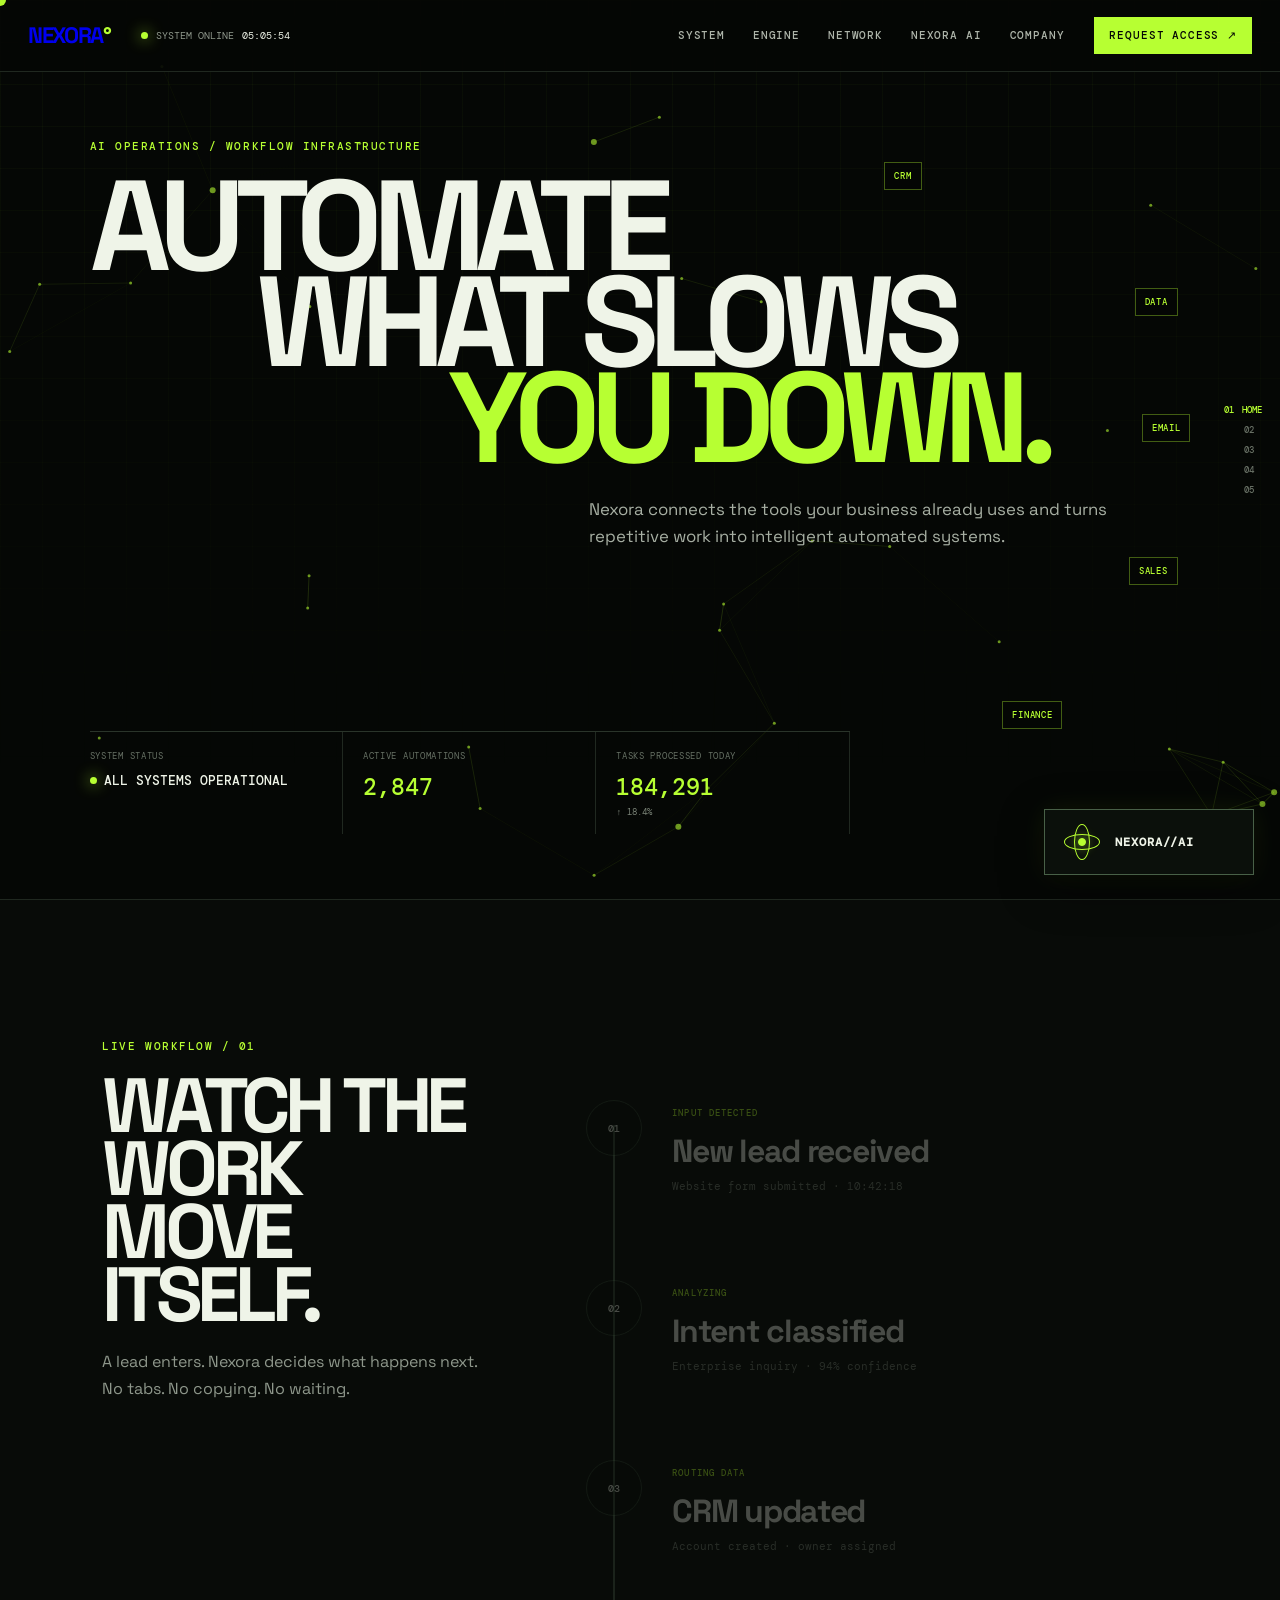
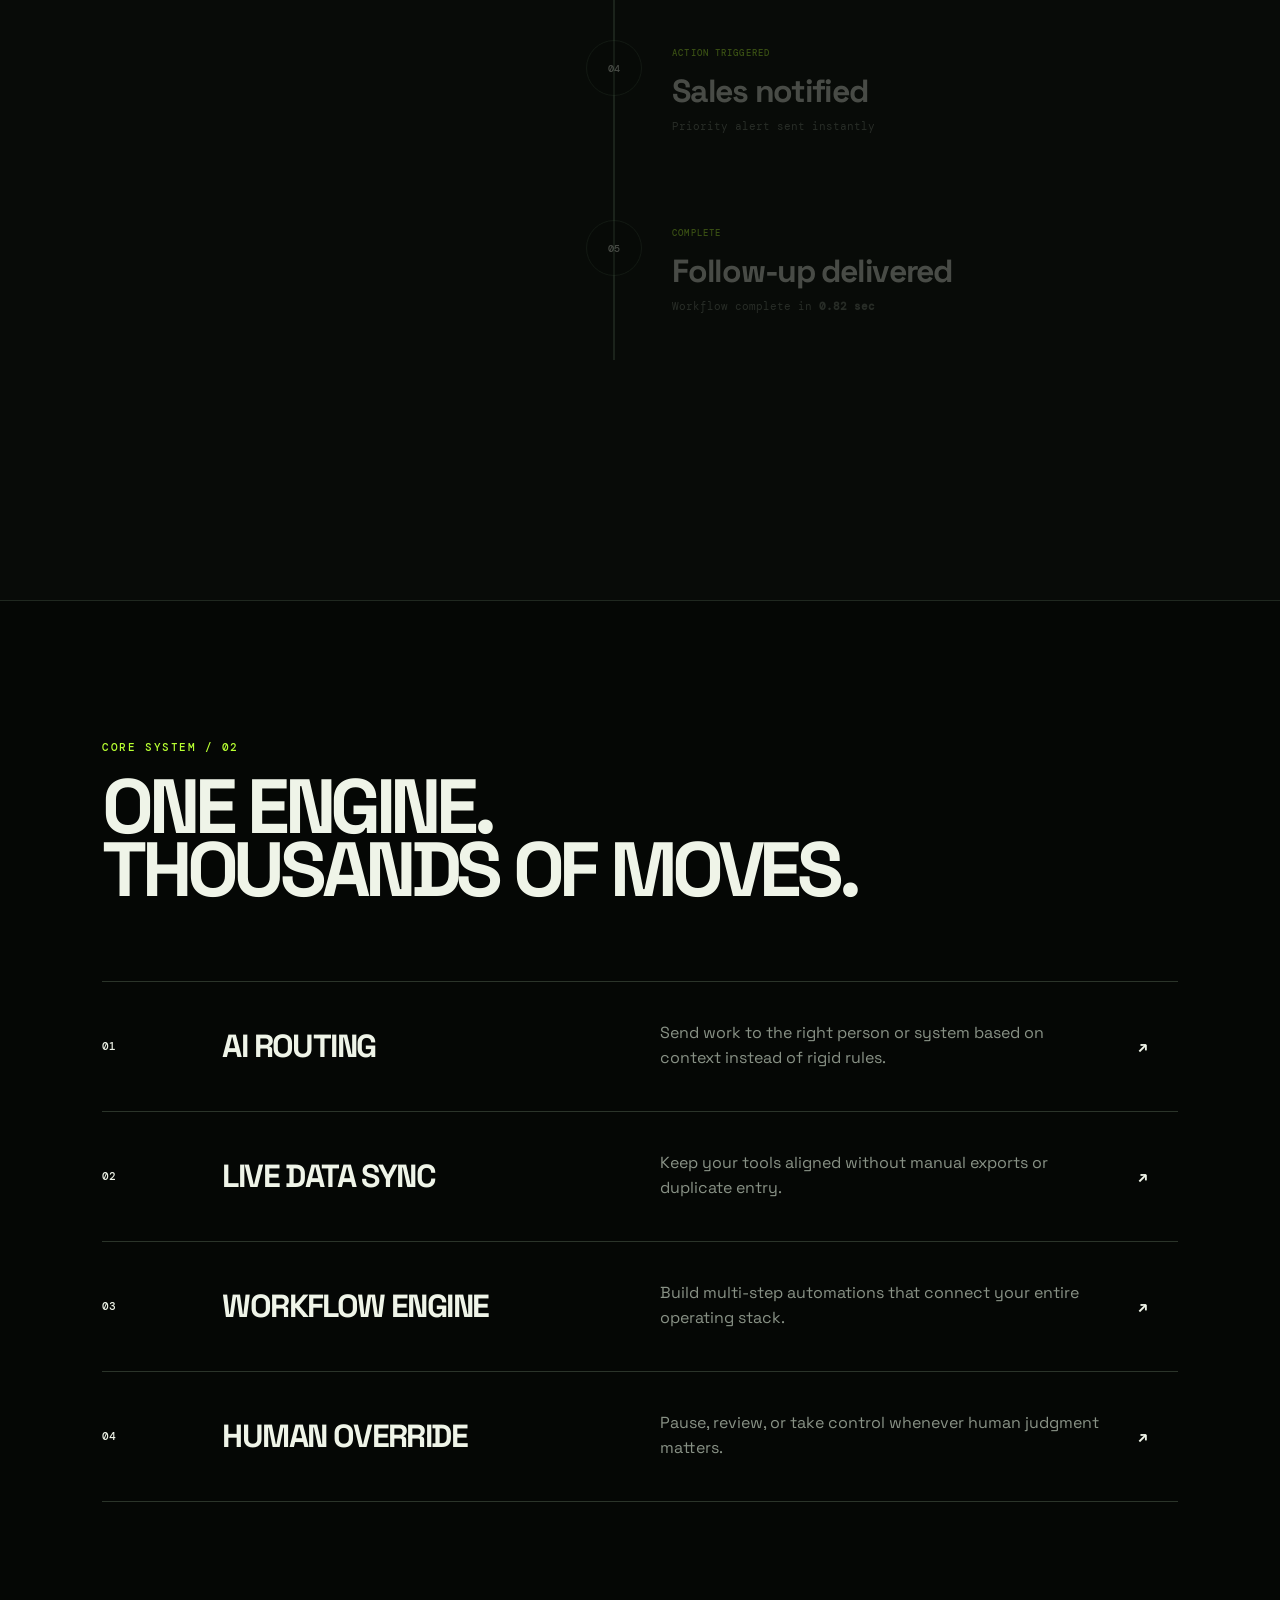
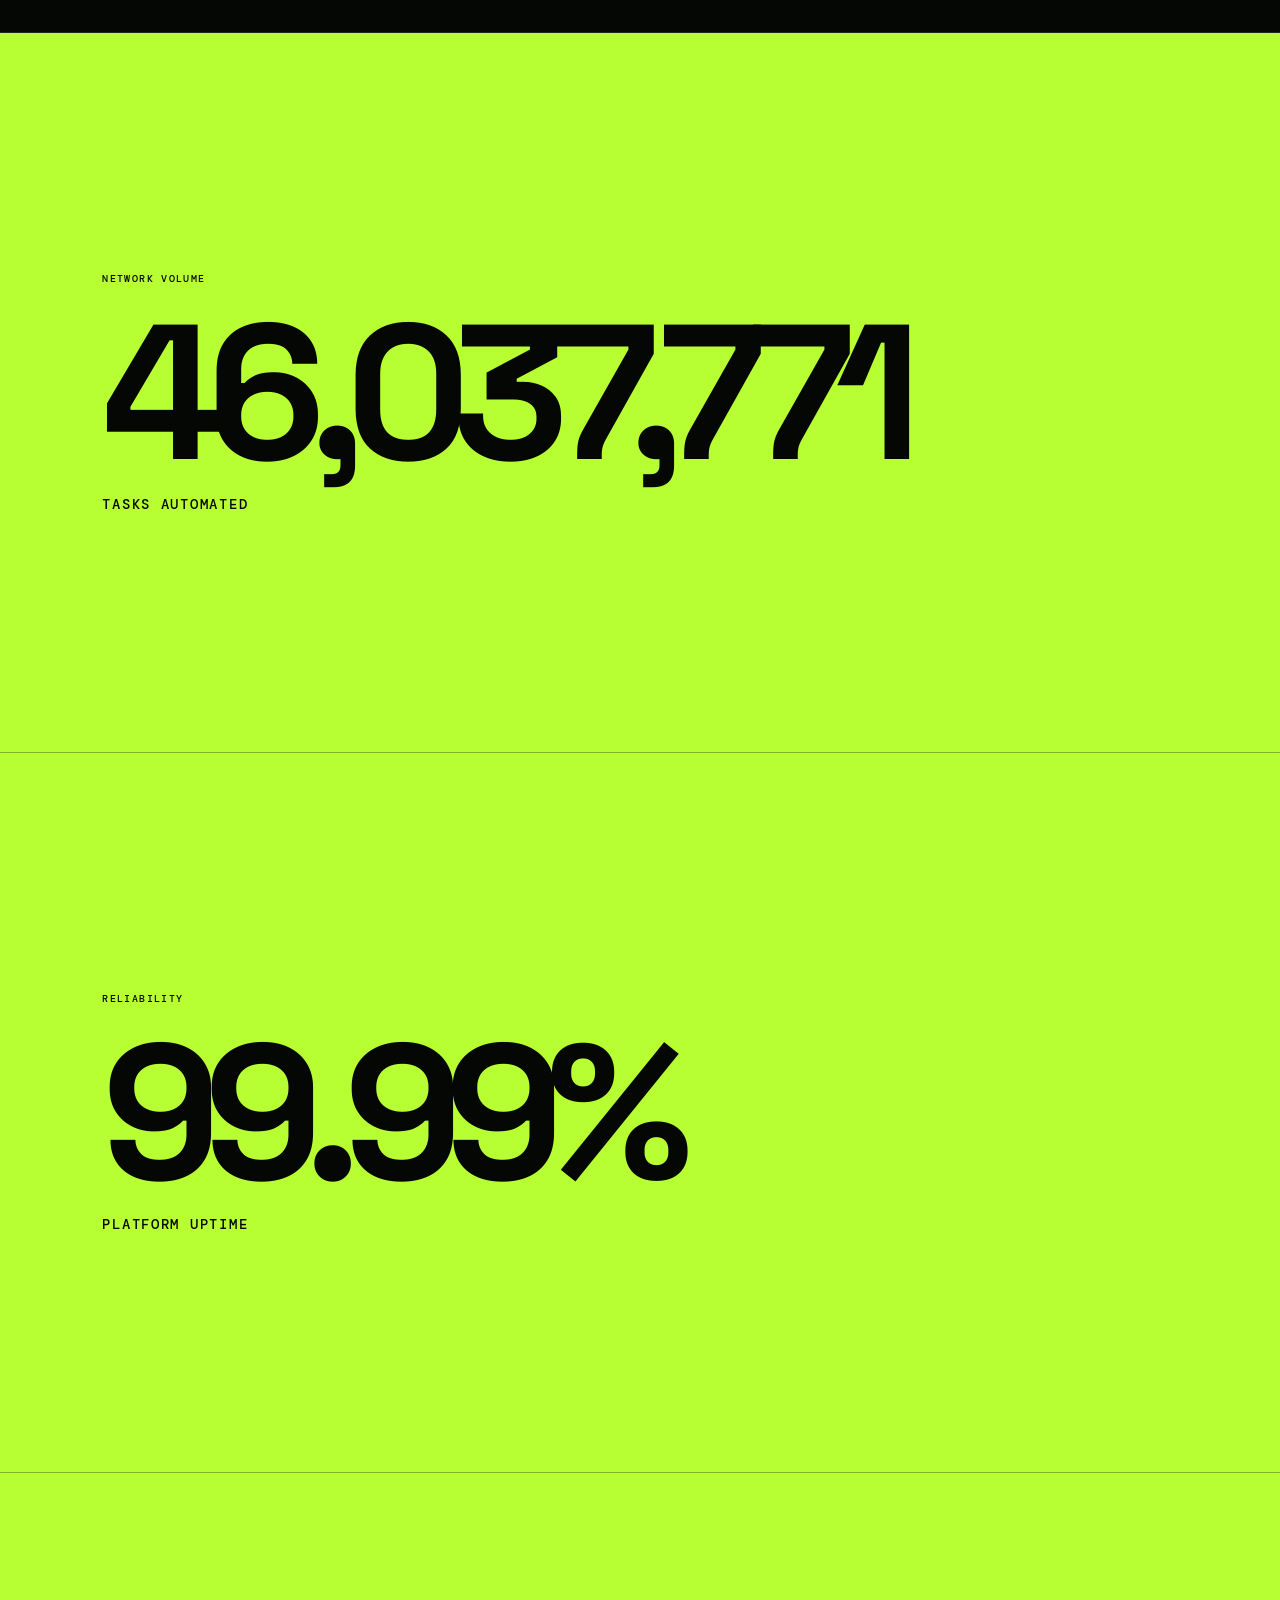
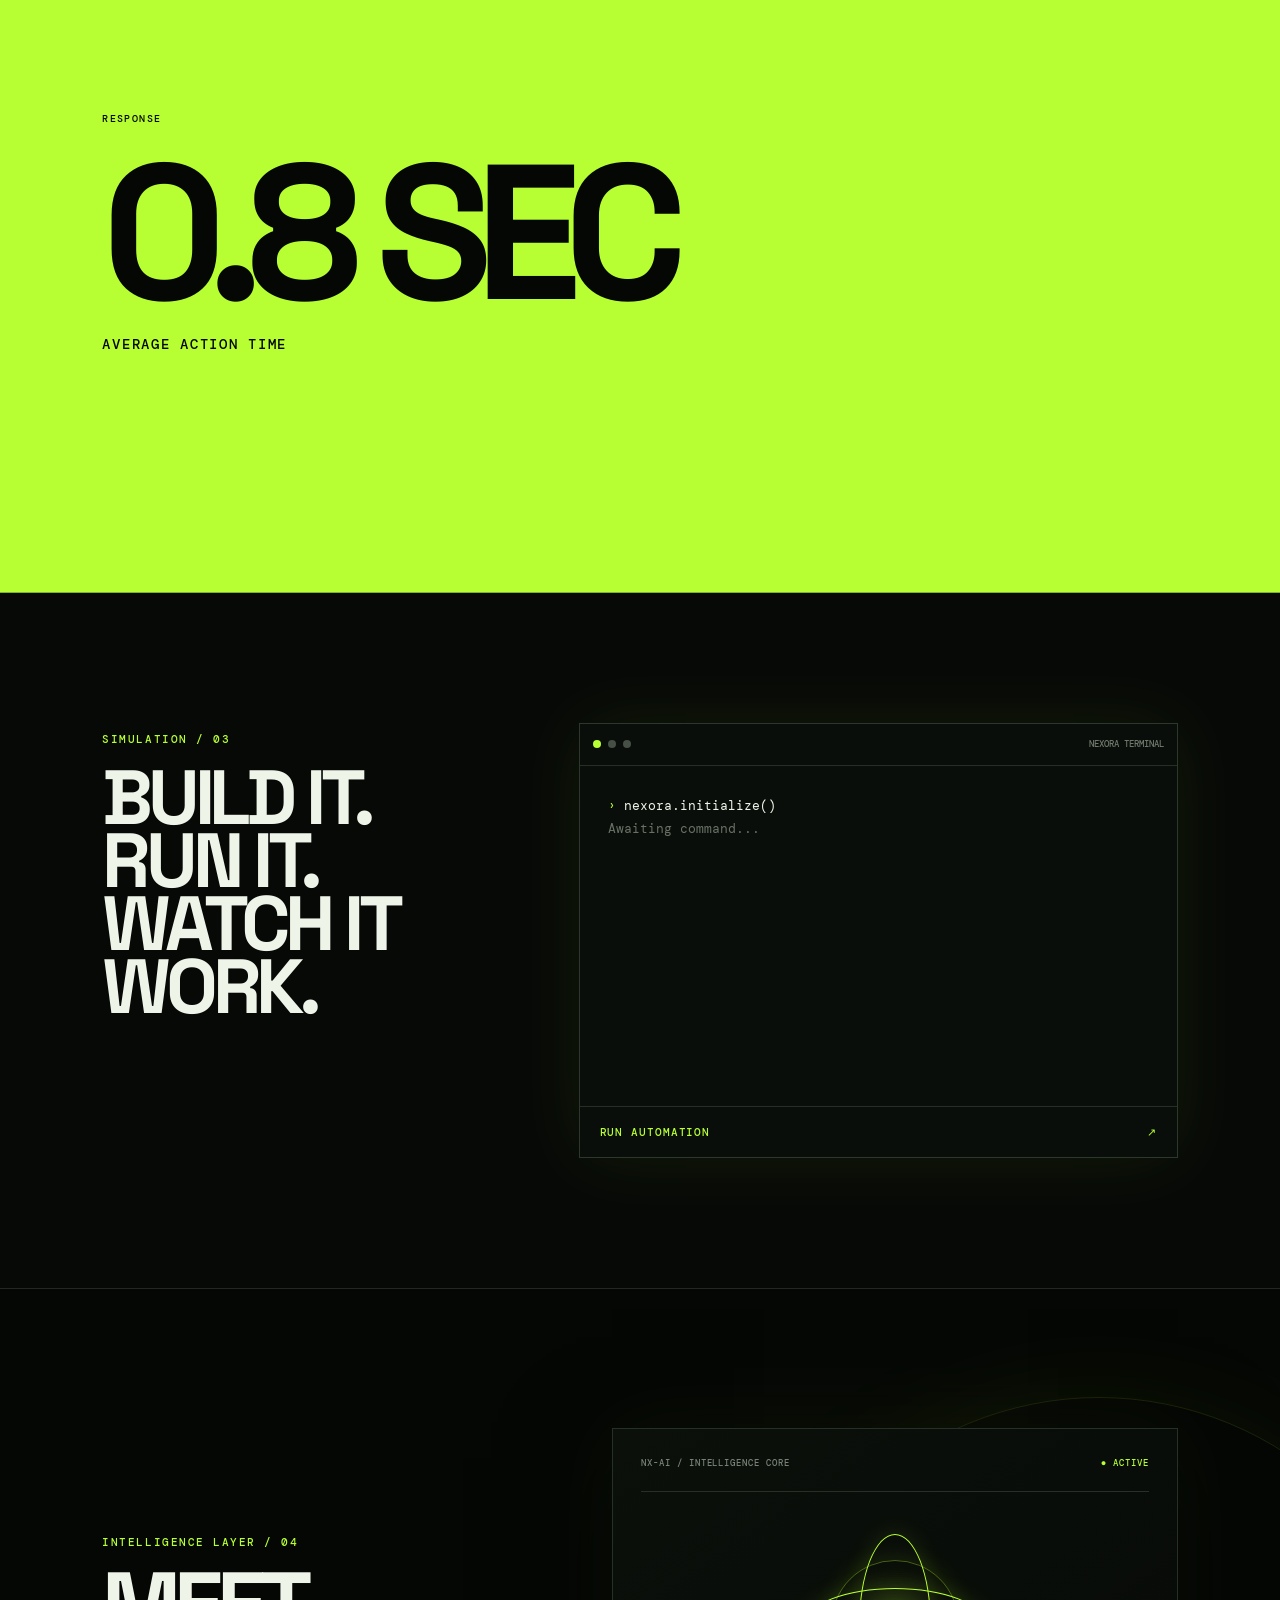
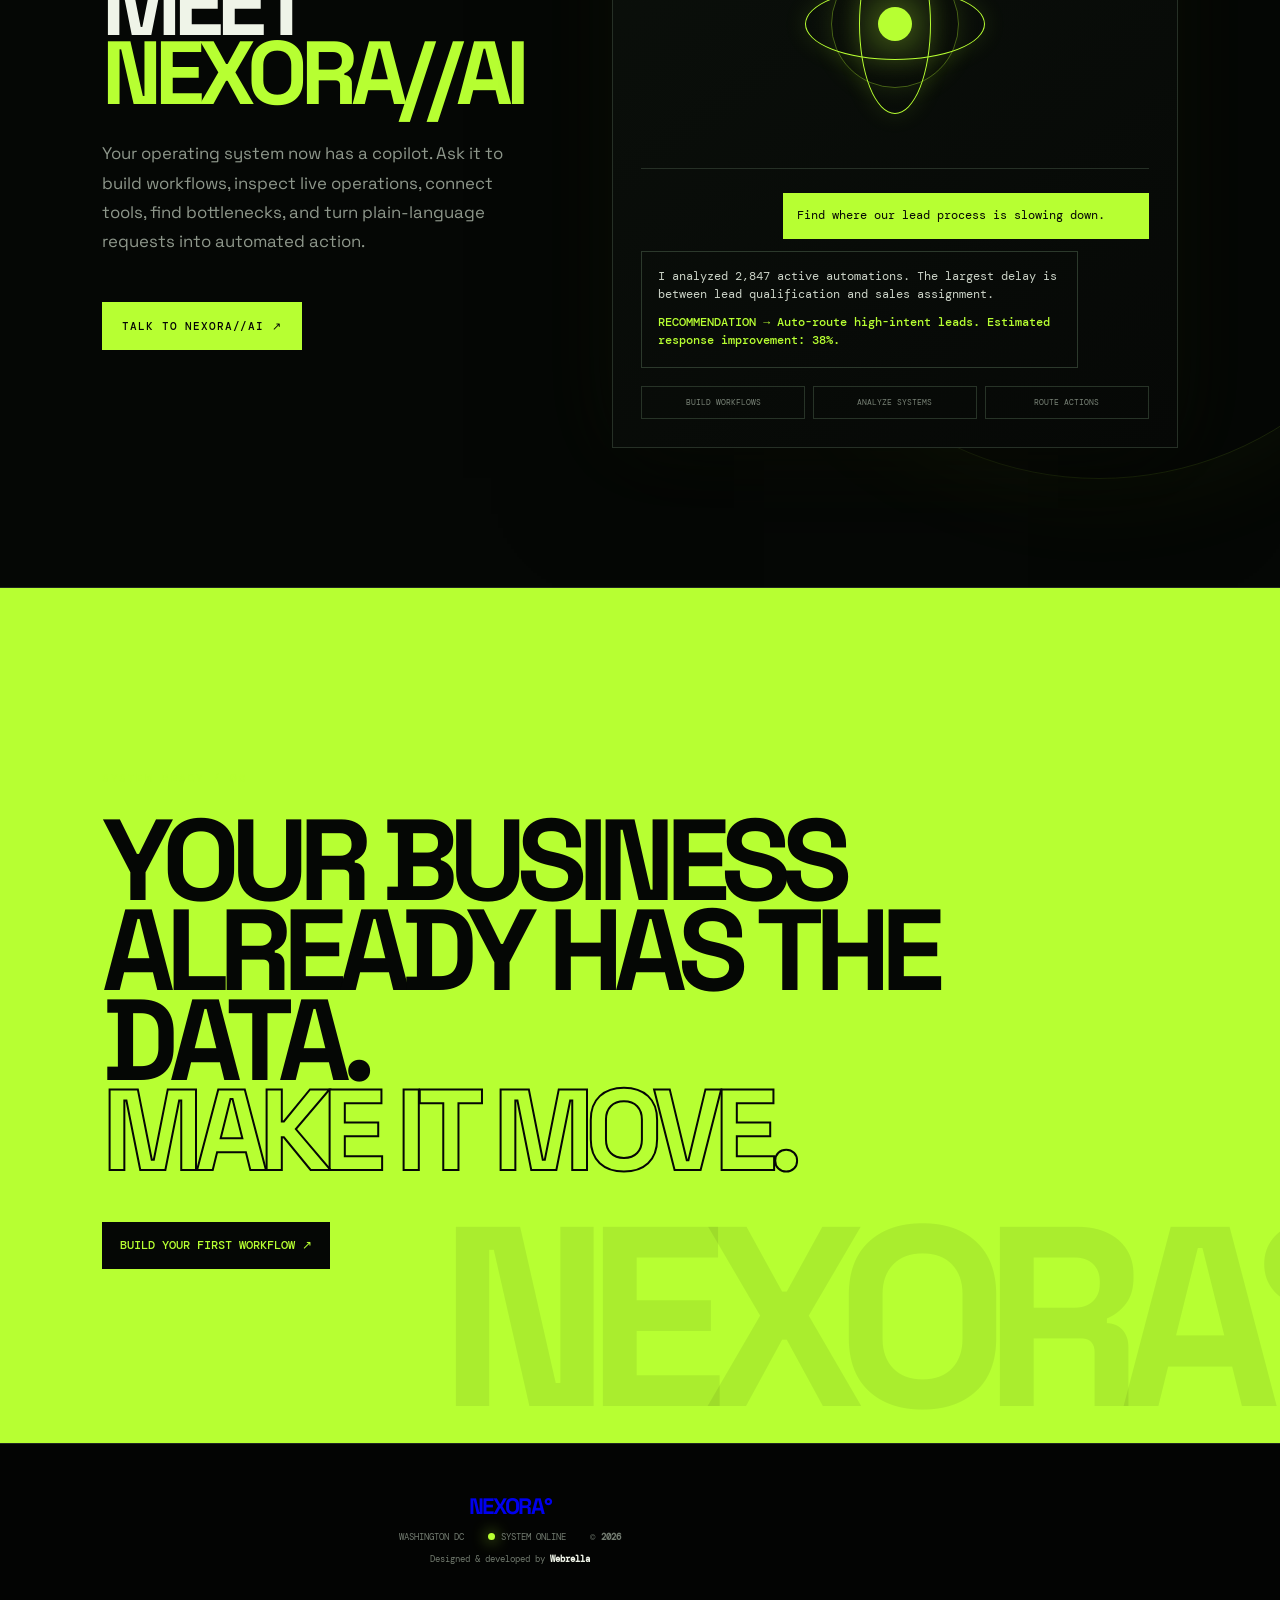
<file: nexora/index.html>
<!doctype html>
<html lang="en">
<head>
  <meta charset="utf-8">
  <meta name="viewport" content="width=device-width,initial-scale=1">
  <meta name="description" content="Nexora is a fictional AI automation platform concept designed by Webrella Studio.">
  <title>NEXORA° | Intelligence in Motion</title>
  <link rel="stylesheet" href="style.css">
  <style>
    .hero-copy{max-width:none!important;position:relative!important;z-index:4!important}
    .hero-lead{width:min(560px,42vw)!important;max-width:560px!important;margin-left:auto!important;margin-right:5vw!important;font-size:1.05rem!important;line-height:1.65!important;position:relative!important;z-index:4!important}
    .hero .node-label{z-index:2!important;pointer-events:none!important}.hero .n1{left:auto!important;right:28%!important;top:18%!important}.hero .n2{left:auto!important;right:8%!important;top:32%!important}.hero .n3{left:auto!important;right:7%!important;top:46%!important}.hero .n4{left:auto!important;right:8%!important;top:62%!important}.hero .n5{left:auto!important;right:17%!important;top:78%!important}
    .ai-showcase{position:relative;min-height:100vh;padding:120px 8vw;background:#050705;border-top:1px solid #202820;border-bottom:1px solid #202820;overflow:hidden;display:grid;grid-template-columns:.78fr 1.22fr;gap:7vw;align-items:center}.ai-showcase:before{content:"";position:absolute;width:680px;height:680px;right:-160px;top:50%;transform:translateY(-50%);border:1px solid rgba(183,255,50,.12);border-radius:50%;box-shadow:0 0 120px rgba(183,255,50,.06)}.ai-showcase-copy{position:relative;z-index:2}.ai-showcase-copy h2{margin:22px 0 30px;font-size:clamp(4rem,7vw,8rem);line-height:.78;letter-spacing:-.08em}.ai-showcase-copy h2 em{display:block;color:#b7ff32;font-style:normal}.ai-showcase-copy>p:last-of-type{max-width:520px;color:#8e978b;font-size:1.05rem;line-height:1.75}.ai-showcase-copy button{margin-top:28px;padding:16px 19px;border:1px solid #b7ff32;background:#b7ff32;color:#050705;font:500 .68rem 'DM Mono',monospace;letter-spacing:.08em}.ai-stage{position:relative;z-index:2;min-height:620px;border:1px solid #263026;background:linear-gradient(145deg,#0b100b,#060806);box-shadow:0 30px 100px rgba(0,0,0,.5),0 0 80px rgba(183,255,50,.05);padding:28px;display:flex;flex-direction:column}.ai-stage-top{display:flex;justify-content:space-between;align-items:center;padding-bottom:22px;border-bottom:1px solid #263026;font:500 .58rem 'DM Mono',monospace;color:#788276;letter-spacing:.1em}.ai-stage-top span:last-child{color:#b7ff32}.ai-core{position:relative;width:180px;height:180px;margin:42px auto 34px;display:grid;place-items:center}.ai-core i{position:absolute;border:1px solid #b7ff32;border-radius:50%;box-shadow:0 0 24px rgba(183,255,50,.12);animation:spin 8s linear infinite}.ai-core i:nth-child(1){width:180px;height:72px}.ai-core i:nth-child(2){width:72px;height:180px;animation-direction:reverse;animation-duration:6s}.ai-core i:nth-child(3){width:128px;height:128px;border-color:rgba(183,255,50,.35);animation-duration:12s}.ai-core b{width:34px;height:34px;border-radius:50%;background:#b7ff32;box-shadow:0 0 45px #b7ff32;animation:pulse 1.4s infinite}.ai-demo-chat{margin-top:auto;border-top:1px solid #263026;padding-top:24px;font:400 .72rem/1.6 'DM Mono',monospace}.ai-demo-chat .demo-user{margin-left:auto;width:72%;padding:14px;background:#b7ff32;color:#050705}.ai-demo-chat .demo-bot{width:86%;margin-top:12px;padding:16px;border:1px solid #2c392c;color:#cbd3c7}.ai-demo-chat .demo-bot strong{display:block;margin-top:9px;color:#b7ff32;font-weight:500}.ai-capabilities{display:grid;grid-template-columns:repeat(3,1fr);gap:8px;margin-top:18px}.ai-capabilities span{padding:10px;border:1px solid #273327;color:#788276;text-align:center;font:400 .52rem 'DM Mono',monospace}.ai-toggle{min-width:210px!important;min-height:62px!important;padding:13px 18px!important;gap:14px!important;border-color:#486047!important;box-shadow:0 12px 45px rgba(0,0,0,.45),0 0 28px rgba(183,255,50,.08)!important}.ai-toggle .ai-orb{width:38px!important;height:38px!important}.ai-toggle .ai-orb i:nth-child(1){width:36px!important;height:16px!important}.ai-toggle .ai-orb i:nth-child(2){width:16px!important;height:36px!important}.ai-toggle b{font-size:.72rem!important;letter-spacing:.08em}.ai-panel{width:min(470px,calc(100vw - 30px))!important;bottom:98px!important}.ai-messages{min-height:300px!important;max-height:430px!important}.ai-panel header{padding:18px!important}.ai-prompts{padding:16px!important}.ai-prompts button{padding:10px 11px!important;font-size:.58rem!important}
    footer{display:flex!important;flex-direction:column!important;align-items:center!important;justify-content:center!important;text-align:center!important;gap:10px!important;min-height:170px!important;padding:34px 300px 34px 40px!important}
    footer .footer-logo,footer>div,footer>a:last-child{margin:0 auto!important;justify-self:auto!important}
    footer>div{justify-content:center!important;align-items:center!important;flex-wrap:wrap!important}
    @media(max-width:1000px){.hero-lead{width:min(560px,100%)!important;max-width:560px!important;margin:28px 0 0!important}.hero .node-label{display:none!important}footer{padding:34px 20px 120px!important}}
    @media(max-width:900px){.ai-showcase{grid-template-columns:1fr;padding:100px 6vw}.ai-stage{min-height:560px}}
    @media(max-width:650px){.hero-lead{width:100%!important;font-size:.95rem!important;line-height:1.6!important}.ai-showcase{padding:85px 20px}.ai-showcase-copy h2{font-size:4.3rem}.ai-stage{padding:18px;min-height:520px}.ai-core{width:130px;height:130px;margin:30px auto}.ai-core i:nth-child(1){width:130px;height:54px}.ai-core i:nth-child(2){width:54px;height:130px}.ai-core i:nth-child(3){width:92px;height:92px}.ai-capabilities{grid-template-columns:1fr}.ai-toggle{right:14px!important;bottom:14px!important;min-width:190px!important}.ai-panel{right:15px!important;bottom:88px!important}footer>div{gap:12px!important}}
  </style>
</head>
<body>
  <div class="cursor-dot" aria-hidden="true"></div><div class="cursor-label" aria-hidden="true"></div>
  <header class="topbar"><a class="logo" href="#top">NEXORA<span>°</span></a><div class="status"><i></i><span>system online</span><b id="clock">00:00:00</b></div><nav><a href="#system">System</a><a href="#engine">Engine</a><a href="#network">Network</a><a href="#nexora-ai">Nexora AI</a><a href="#company">Company</a></nav><a class="access" href="#company">Request access ↗</a></header>
  <aside class="dock" aria-label="Section navigation"><a href="#top"><span>01</span><b>HOME</b></a><a href="#system"><span>02</span><b>SYSTEM</b></a><a href="#engine"><span>03</span><b>ENGINE</b></a><a href="#network"><span>04</span><b>NETWORK</b></a><a href="#company"><span>05</span><b>COMPANY</b></a></aside>
  <main id="top">
    <section class="hero"><canvas id="networkCanvas" aria-hidden="true"></canvas><div class="hero-noise"></div><div class="hero-copy"><p class="micro">AI OPERATIONS / WORKFLOW INFRASTRUCTURE</p><h1><span>AUTOMATE</span><span>WHAT SLOWS</span><em>YOU DOWN.</em></h1><p class="hero-lead">Nexora connects the tools your business already uses and turns repetitive work into intelligent automated systems.</p></div><div class="hero-metrics"><article><span>SYSTEM STATUS</span><strong><i></i> ALL SYSTEMS OPERATIONAL</strong></article><article><span>ACTIVE AUTOMATIONS</span><strong data-counter="2847">0</strong></article><article><span>TASKS PROCESSED TODAY</span><strong data-counter="184291">0</strong><small>↑ 18.4%</small></article></div><div class="node-label n1">CRM</div><div class="node-label n2">DATA</div><div class="node-label n3">EMAIL</div><div class="node-label n4">SALES</div><div class="node-label n5">FINANCE</div><div class="scroll-cue">SCROLL TO RUN SYSTEM <span>↓</span></div></section>
    <section id="system" class="workflow-section"><div class="workflow-intro"><p class="micro">LIVE WORKFLOW / 01</p><h2>WATCH THE WORK<br>MOVE ITSELF.</h2><p>A lead enters. Nexora decides what happens next. No tabs. No copying. No waiting.</p></div><div class="workflow-track"><div class="workflow-line"><span id="flowProgress"></span></div><article class="flow-step active"><span>01</span><div><small>INPUT DETECTED</small><h3>New lead received</h3><p>Website form submitted · 10:42:18</p></div></article><article class="flow-step"><span>02</span><div><small>ANALYZING</small><h3>Intent classified</h3><p>Enterprise inquiry · 94% confidence</p></div></article><article class="flow-step"><span>03</span><div><small>ROUTING DATA</small><h3>CRM updated</h3><p>Account created · owner assigned</p></div></article><article class="flow-step"><span>04</span><div><small>ACTION TRIGGERED</small><h3>Sales notified</h3><p>Priority alert sent instantly</p></div></article><article class="flow-step"><span>05</span><div><small>COMPLETE</small><h3>Follow-up delivered</h3><p>Workflow complete in <b>0.82 sec</b></p></div></article></div></section>
    <section id="engine" class="engine-section"><div class="engine-head"><p class="micro">CORE SYSTEM / 02</p><h2>ONE ENGINE.<br>THOUSANDS OF MOVES.</h2></div><div class="feature-rows"><article><span>01</span><h3>AI ROUTING</h3><p>Send work to the right person or system based on context instead of rigid rules.</p><b>↗</b></article><article><span>02</span><h3>LIVE DATA SYNC</h3><p>Keep your tools aligned without manual exports or duplicate entry.</p><b>↗</b></article><article><span>03</span><h3>WORKFLOW ENGINE</h3><p>Build multi-step automations that connect your entire operating stack.</p><b>↗</b></article><article><span>04</span><h3>HUMAN OVERRIDE</h3><p>Pause, review, or take control whenever human judgment matters.</p><b>↗</b></article></div></section>
    <section id="network" class="stats-zone"><article><small>NETWORK VOLUME</small><strong data-counter="47291804">0</strong><span>TASKS AUTOMATED</span></article><article><small>RELIABILITY</small><strong>99.99%</strong><span>PLATFORM UPTIME</span></article><article><small>RESPONSE</small><strong>0.8 SEC</strong><span>AVERAGE ACTION TIME</span></article></section>
    <section class="terminal-section"><div class="terminal-copy"><p class="micro">SIMULATION / 03</p><h2>BUILD IT.<br>RUN IT.<br>WATCH IT WORK.</h2></div><div class="terminal"><div class="terminal-bar"><span></span><span></span><span></span><b>NEXORA TERMINAL</b></div><div class="terminal-body" id="terminalOutput"><p><i>›</i> nexora.initialize()</p><p class="muted">Awaiting command...</p></div><button id="runTerminal">RUN AUTOMATION <span>↗</span></button></div></section>
    <section id="nexora-ai" class="ai-showcase"><div class="ai-showcase-copy"><p class="micro">INTELLIGENCE LAYER / 04</p><h2>MEET<br><em>NEXORA//AI</em></h2><p>Your operating system now has a copilot. Ask it to build workflows, inspect live operations, connect tools, find bottlenecks, and turn plain-language requests into automated action.</p><button type="button" onclick="document.getElementById('aiToggle').click()">TALK TO NEXORA//AI ↗</button></div><div class="ai-stage"><div class="ai-stage-top"><span>NX-AI / INTELLIGENCE CORE</span><span>● ACTIVE</span></div><div class="ai-core" aria-hidden="true"><i></i><i></i><i></i><b></b></div><div class="ai-demo-chat"><div class="demo-user">Find where our lead process is slowing down.</div><div class="demo-bot">I analyzed 2,847 active automations. The largest delay is between lead qualification and sales assignment.<strong>RECOMMENDATION → Auto-route high-intent leads. Estimated response improvement: 38%.</strong></div><div class="ai-capabilities"><span>BUILD WORKFLOWS</span><span>ANALYZE SYSTEMS</span><span>ROUTE ACTIONS</span></div></div></div></section>
    <section id="company" class="cta-zone"><div class="cta-ghost">NEXORA°</div><p class="micro">SYSTEM READY / 05</p><h2>YOUR BUSINESS<br>ALREADY HAS THE DATA.<br><em>MAKE IT MOVE.</em></h2><a href="#top">BUILD YOUR FIRST WORKFLOW ↗</a></section>
  </main>
  <button class="ai-toggle" id="aiToggle" aria-label="Open Nexora AI"><span class="ai-orb"><i></i><i></i><i></i></span><b>NEXORA//AI</b></button>
  <section class="ai-panel" id="aiPanel" aria-hidden="true"><header><div><span class="ai-orb small"><i></i><i></i><i></i></span><div><strong>NEXORA//AI</strong><small><i></i> ONLINE</small></div></div><button id="aiClose">×</button></header><div class="ai-messages" id="aiMessages"><div class="bot-msg">System ready. What would you like to automate?</div></div><div class="ai-prompts"><button data-prompt="lead">Automate lead follow-up</button><button data-prompt="crm">Connect my CRM</button><button data-prompt="status">Show workflow status</button></div></section>
  <footer><a class="footer-logo" href="#top">NEXORA°</a><div><span>WASHINGTON DC</span><span><i></i> SYSTEM ONLINE</span><span>© <b id="year"></b></span></div><a href="https://senorguap0.github.io/Webrella/" target="_blank" rel="noopener">Designed &amp; developed by <strong>Webrella</strong></a></footer>
  <script src="script.js"></script>
</body>
</html>
</file>
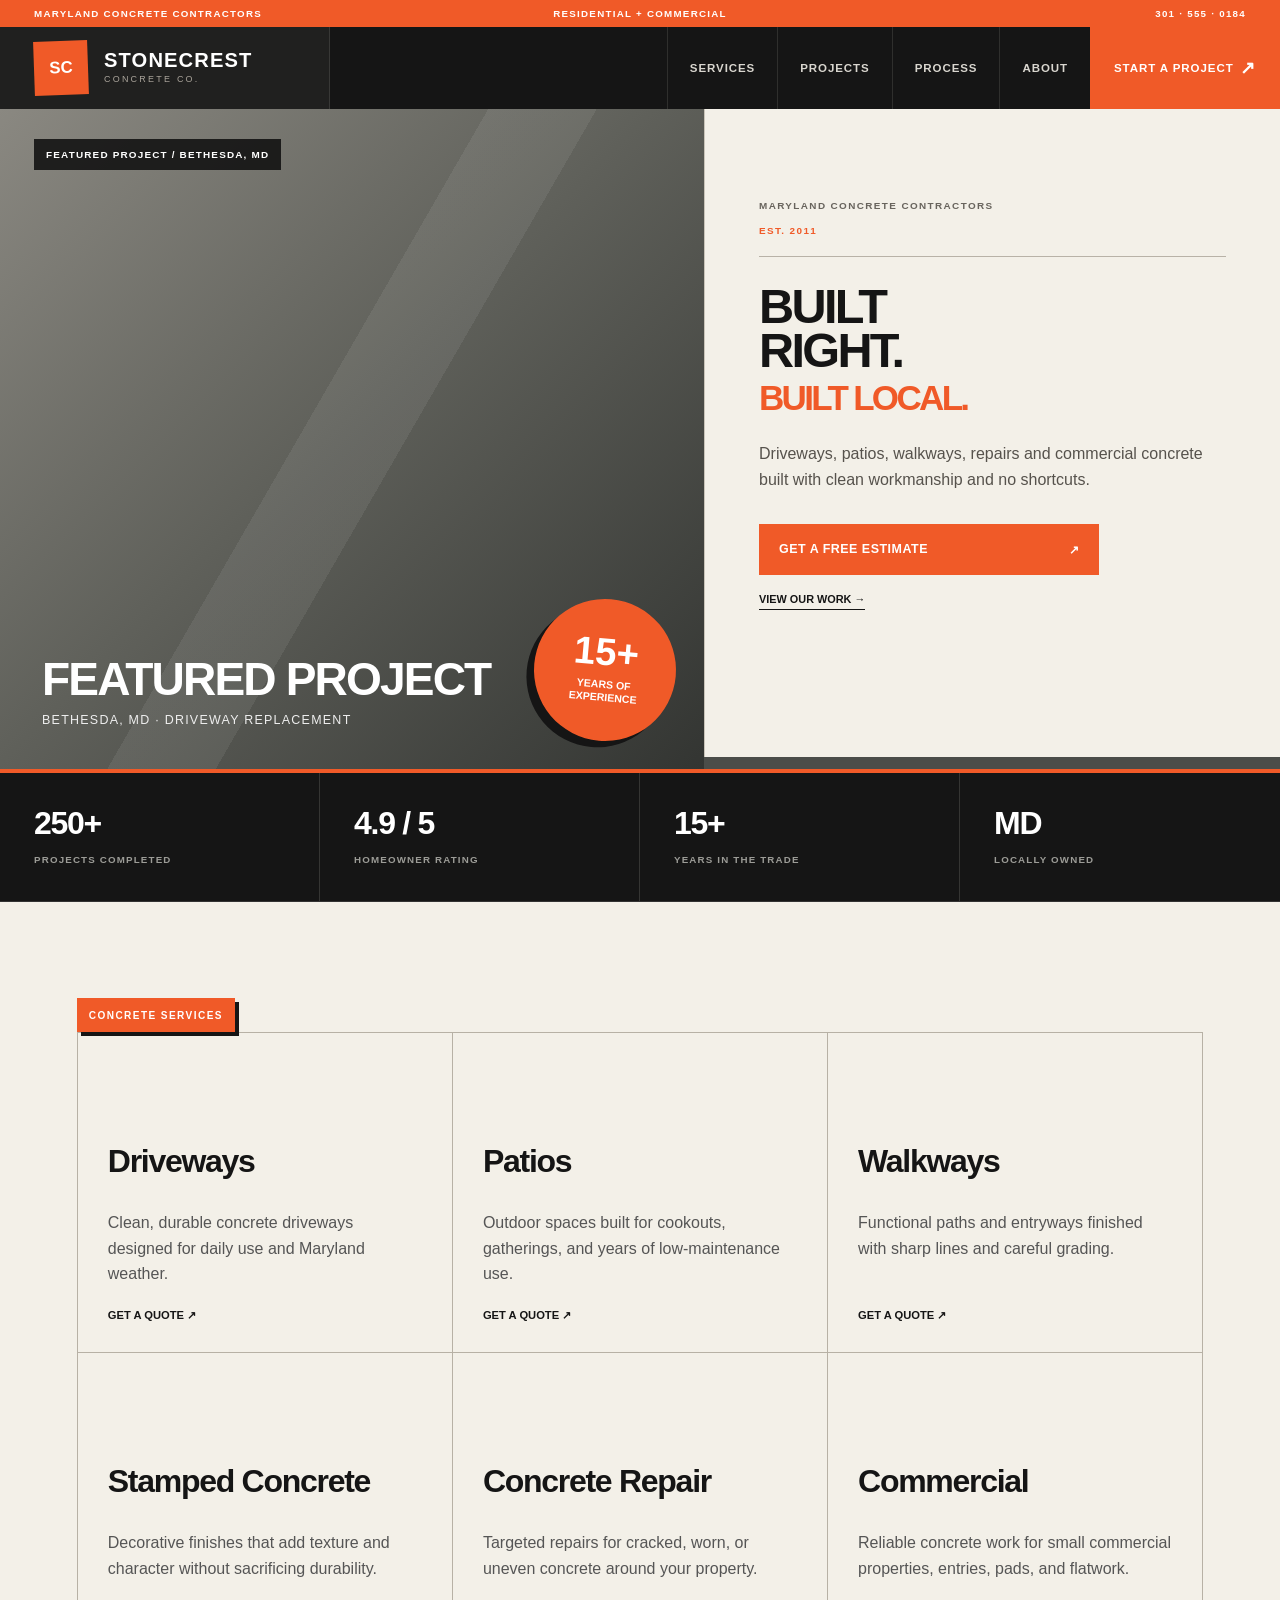
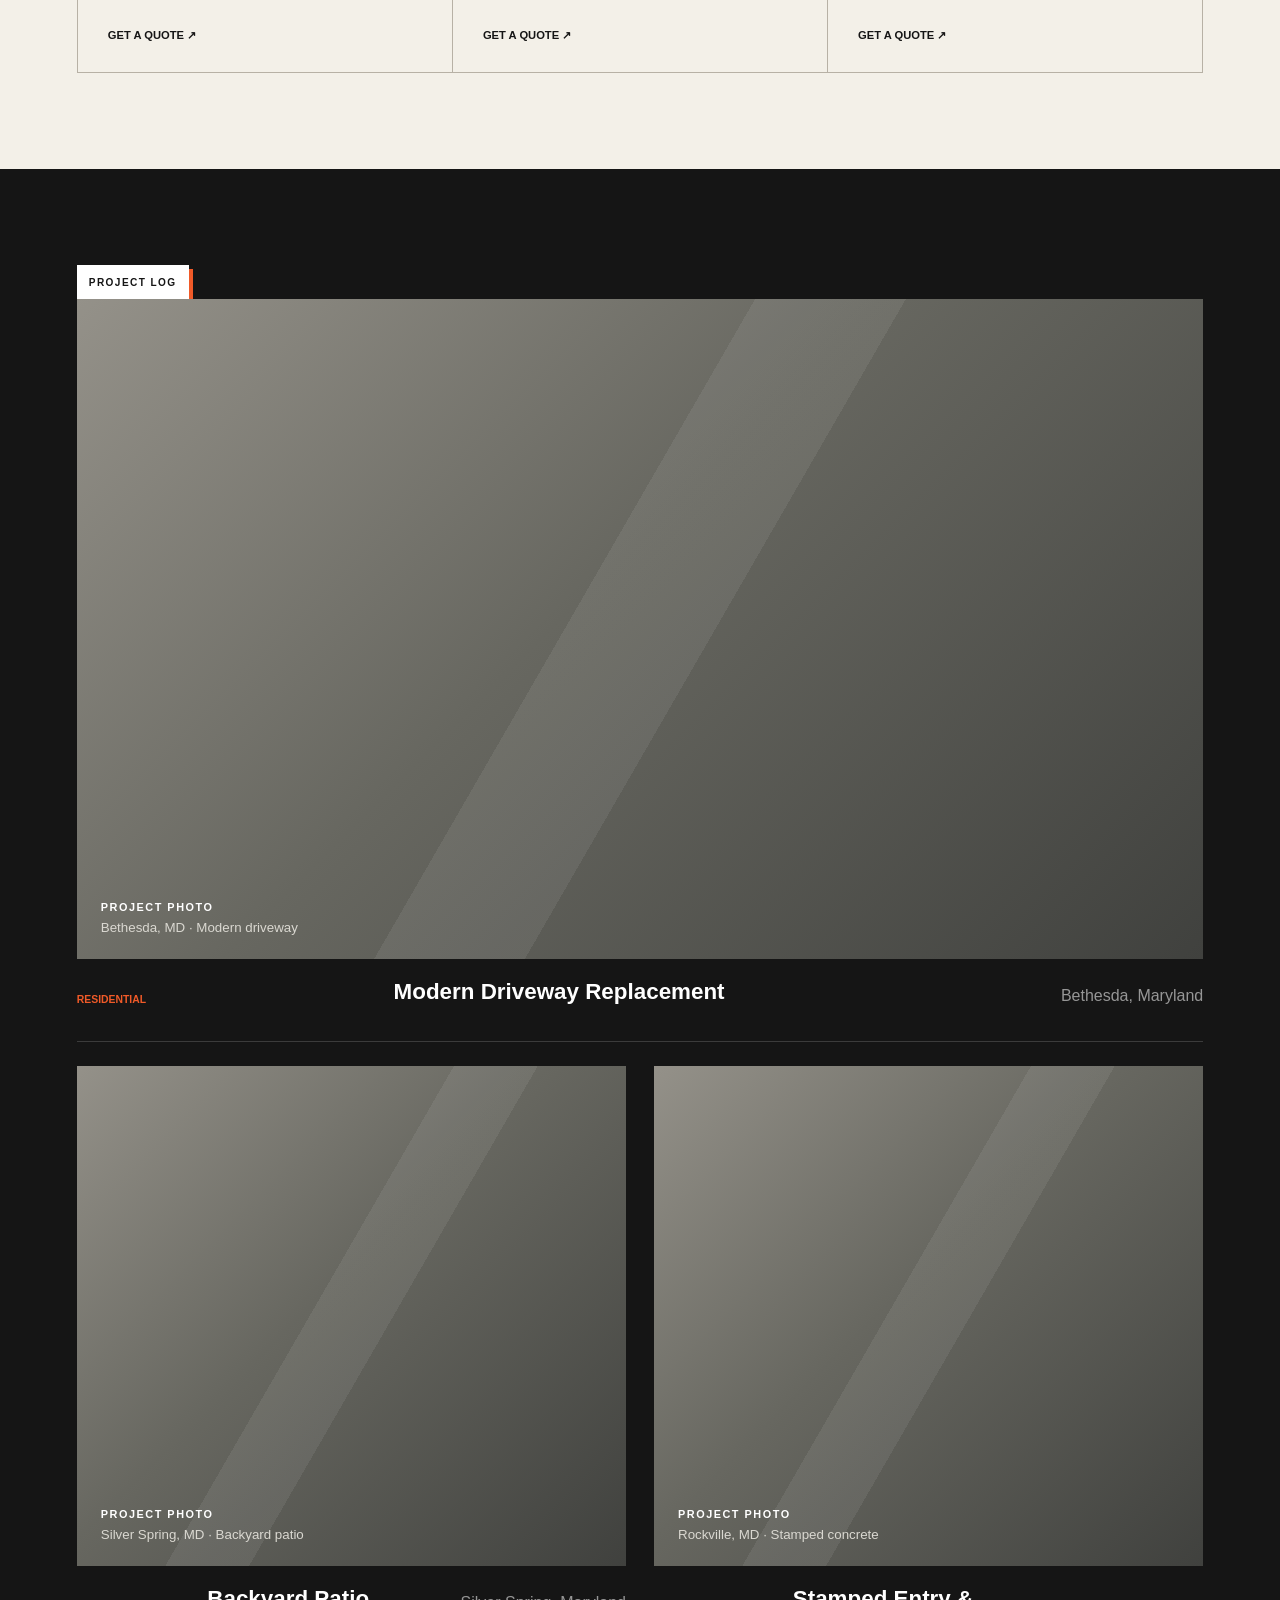
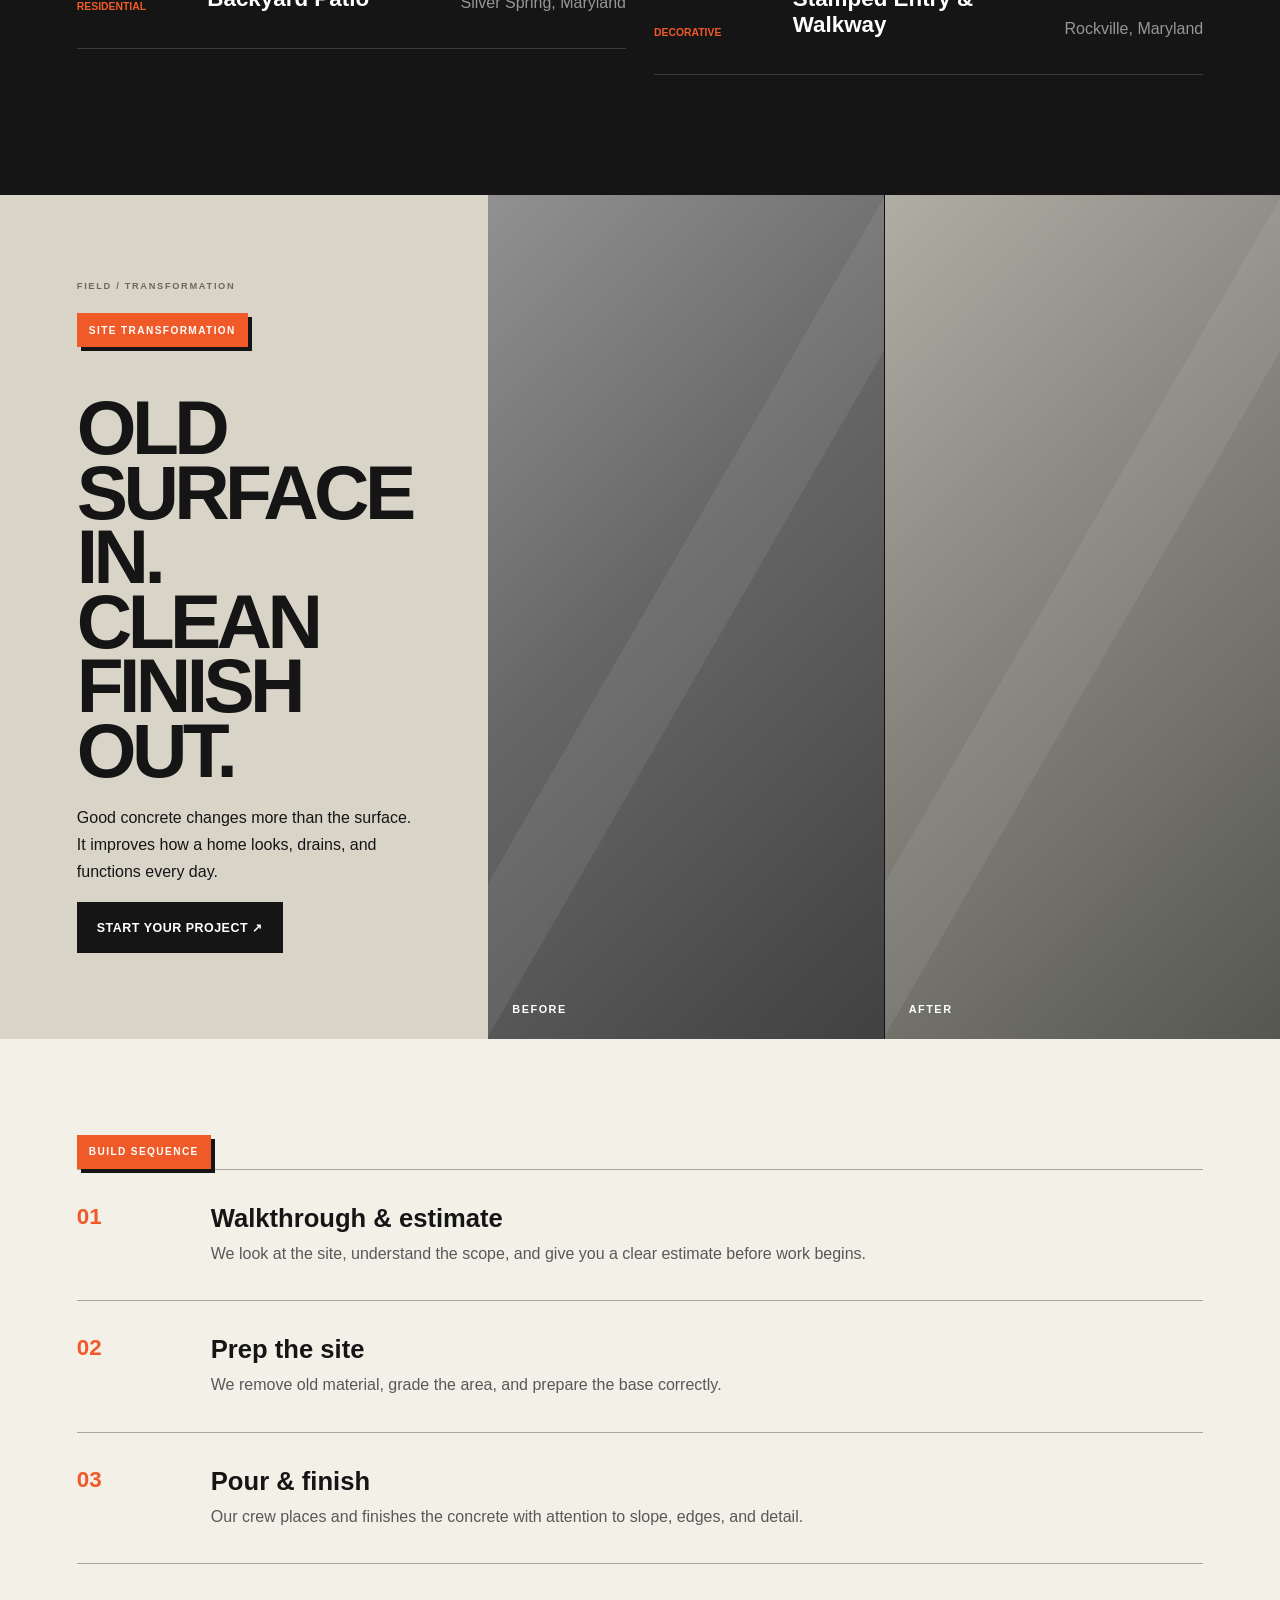
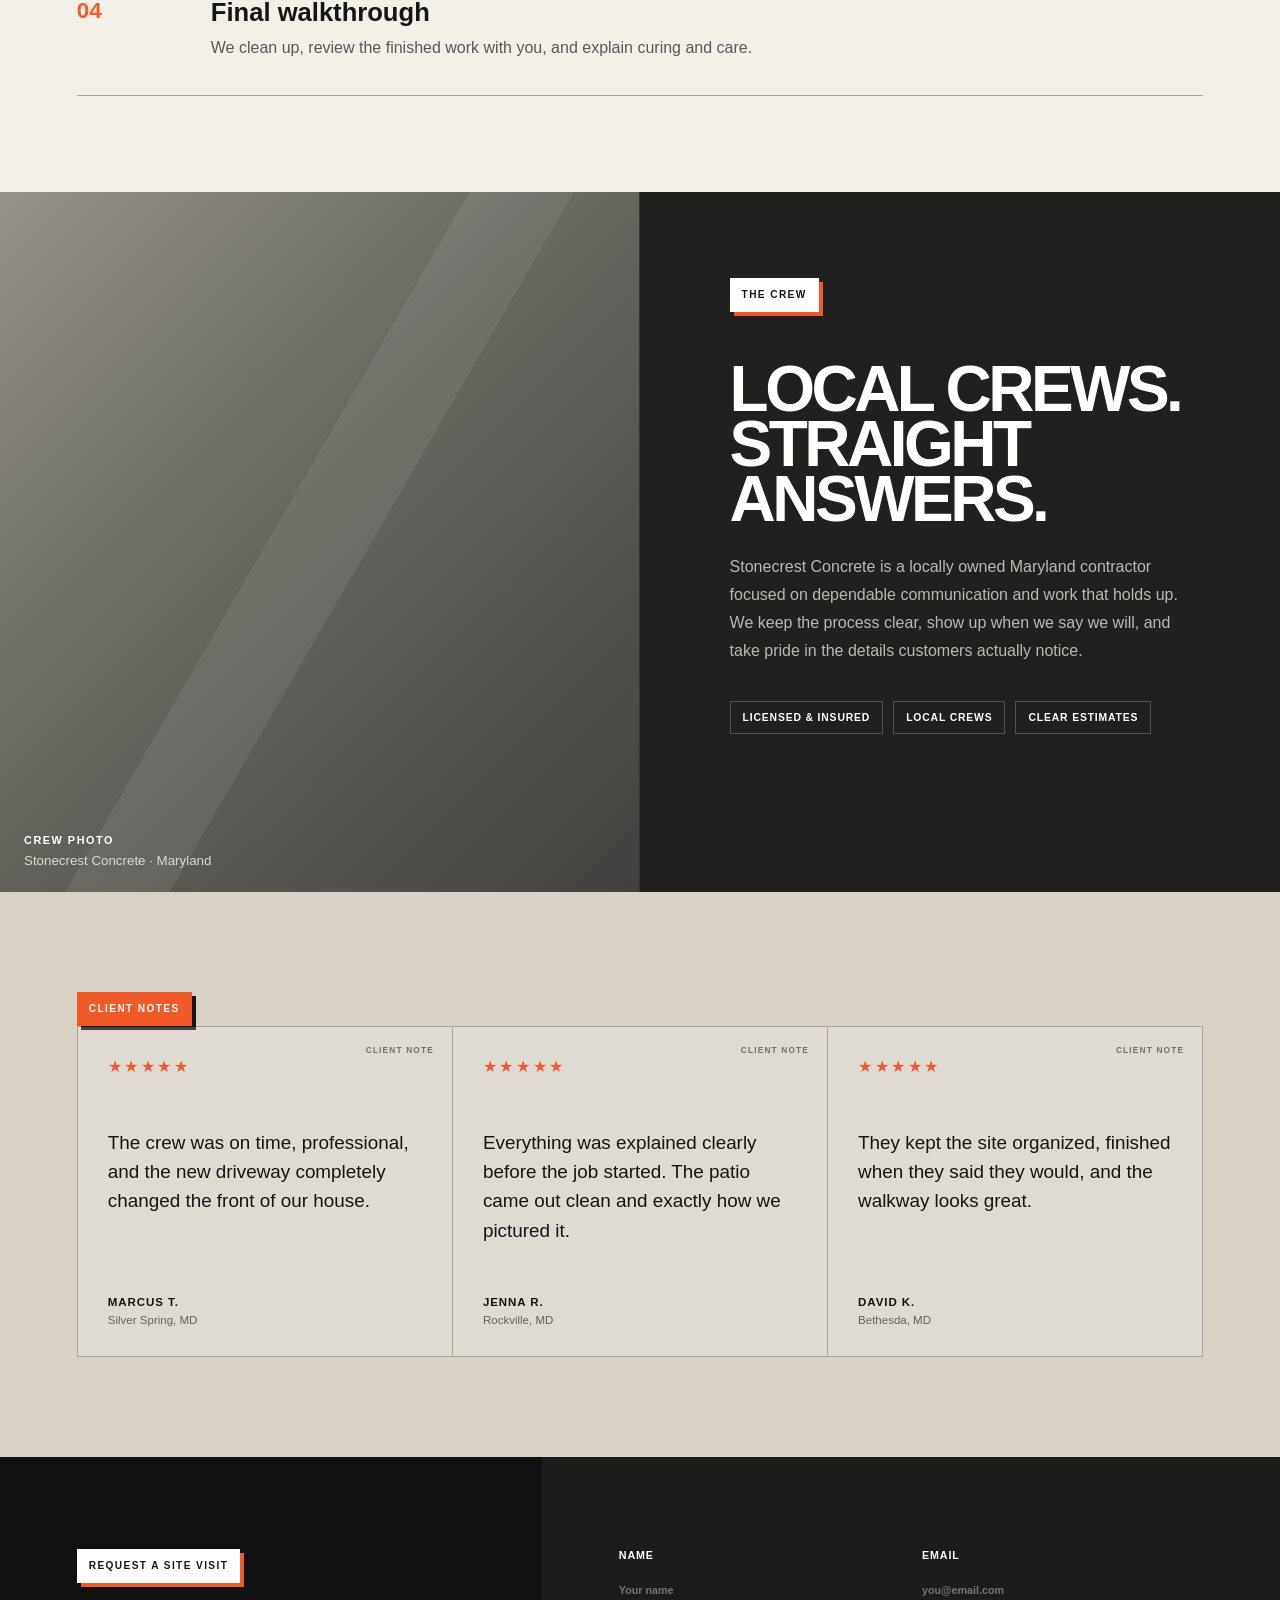
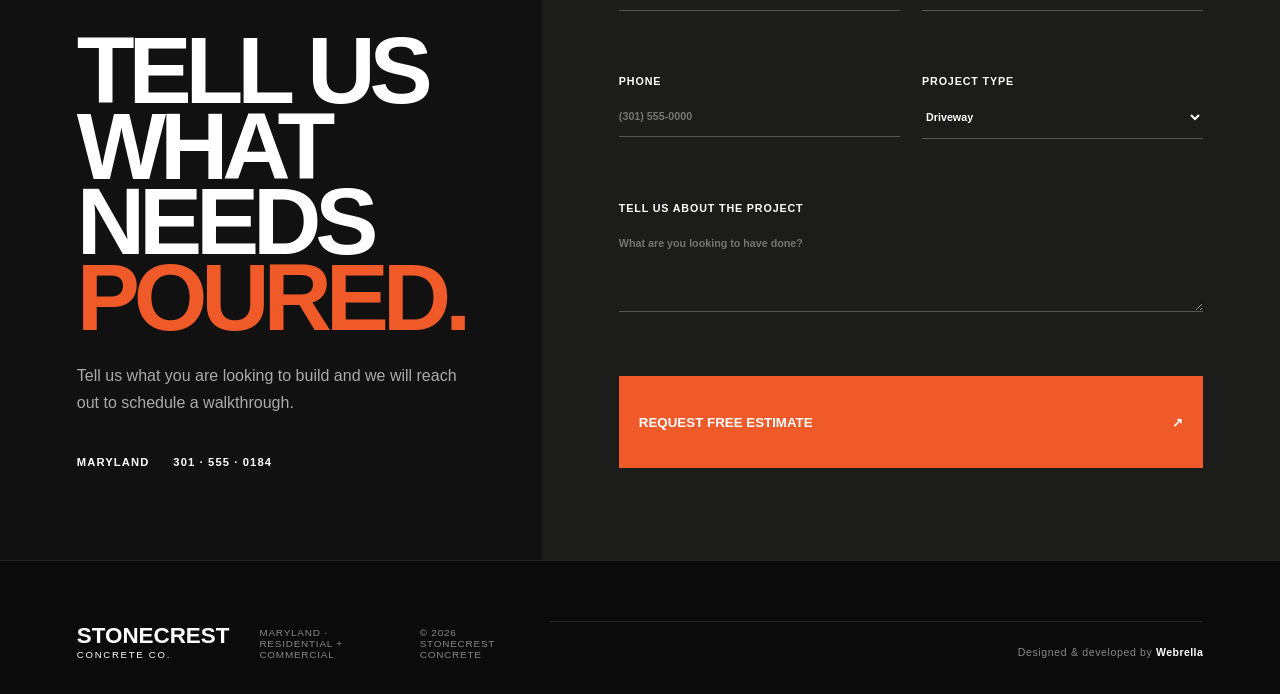
<file: stonecrest/index.html>
<!doctype html>
<html lang="en">
<head>
  <meta charset="utf-8">
  <meta name="viewport" content="width=device-width,initial-scale=1">
  <meta name="description" content="Stonecrest Concrete is a fictional Maryland concrete contractor concept by Webrella Studio.">
  <title>Stonecrest Concrete | Built to Last</title>
  <link rel="stylesheet" href="style.css">
  <link rel="stylesheet" href="header-fix.css">
</head>
<body>
  <div class="utility-bar"><span>MARYLAND CONCRETE CONTRACTORS</span><span>RESIDENTIAL + COMMERCIAL</span><span>301 · 555 · 0184</span></div>
  <header class="site-header">
    <a class="brand" href="#top" aria-label="Stonecrest Concrete home"><span class="brand-mark">SC</span><span class="brand-copy"><strong>STONECREST</strong><small>CONCRETE CO.</small></span></a>
    <button class="menu-toggle" aria-expanded="false" aria-controls="nav">MENU</button>
    <nav id="nav" class="nav" aria-label="Primary navigation"><a href="#services">Services</a><a href="#work">Projects</a><a href="#process">Process</a><a href="#about">About</a><a class="nav-cta" href="#estimate"><span>Start a project</span><b>↗</b></a></nav>
  </header>

  <main id="top">
    <section class="hero hero-showcase">
      <div class="hero-visual"><div class="photo-placeholder hero-photo"><span>FEATURED PROJECT</span><small>Bethesda, MD · Driveway replacement</small></div><div class="hero-badge"><strong>15+</strong><span>YEARS OF<br>EXPERIENCE</span></div></div>
      <div class="hero-copy"><p class="eyebrow">MARYLAND CONCRETE CONTRACTORS <span>EST. 2011</span></p><h1>BUILT<br>RIGHT.<br><em>BUILT LOCAL.</em></h1><p class="hero-text">Driveways, patios, walkways, repairs and commercial concrete built with clean workmanship and no shortcuts.</p><div class="hero-actions"><a class="button orange" href="#estimate">GET A FREE ESTIMATE <span>↗</span></a><a class="text-link" href="#work">VIEW OUR WORK →</a></div></div>
    </section>

    <section class="proof-strip" aria-label="Stonecrest company highlights"><div><strong>250+</strong><small>PROJECTS COMPLETED</small></div><div><strong>4.9 / 5</strong><small>HOMEOWNER RATING</small></div><div><strong>15+</strong><small>YEARS IN THE TRADE</small></div><div><strong>MD</strong><small>LOCALLY OWNED</small></div></section>

    <section id="services" class="section services"><div class="services-intro"><span class="plate-label">CONCRETE SERVICES</span></div><div class="service-grid"><article><h3>Driveways</h3><p>Clean, durable concrete driveways designed for daily use and Maryland weather.</p><a href="#estimate">GET A QUOTE ↗</a></article><article><h3>Patios</h3><p>Outdoor spaces built for cookouts, gatherings, and years of low-maintenance use.</p><a href="#estimate">GET A QUOTE ↗</a></article><article><h3>Walkways</h3><p>Functional paths and entryways finished with sharp lines and careful grading.</p><a href="#estimate">GET A QUOTE ↗</a></article><article><h3>Stamped Concrete</h3><p>Decorative finishes that add texture and character without sacrificing durability.</p><a href="#estimate">GET A QUOTE ↗</a></article><article><h3>Concrete Repair</h3><p>Targeted repairs for cracked, worn, or uneven concrete around your property.</p><a href="#estimate">GET A QUOTE ↗</a></article><article><h3>Commercial</h3><p>Reliable concrete work for small commercial properties, entries, pads, and flatwork.</p><a href="#estimate">GET A QUOTE ↗</a></article></div></section>

    <section id="work" class="section work"><div class="work-intro"><span class="plate-label dark-plate">PROJECT LOG</span></div><div class="project project-large"><div class="photo-placeholder"><span>PROJECT PHOTO</span><small>Bethesda, MD · Modern driveway</small></div><div class="project-label"><span>RESIDENTIAL</span><h3>Modern Driveway Replacement</h3><p>Bethesda, Maryland</p></div></div><div class="project-row"><div class="project"><div class="photo-placeholder"><span>PROJECT PHOTO</span><small>Silver Spring, MD · Backyard patio</small></div><div class="project-label"><span>RESIDENTIAL</span><h3>Backyard Patio</h3><p>Silver Spring, Maryland</p></div></div><div class="project"><div class="photo-placeholder"><span>PROJECT PHOTO</span><small>Rockville, MD · Stamped concrete</small></div><div class="project-label"><span>DECORATIVE</span><h3>Stamped Entry & Walkway</h3><p>Rockville, Maryland</p></div></div></div></section>

    <section class="before-after"><div class="ba-copy"><span class="plate-label">SITE TRANSFORMATION</span><h2>OLD SURFACE IN.<br>CLEAN FINISH OUT.</h2><p>Good concrete changes more than the surface. It improves how a home looks, drains, and functions every day.</p><a class="button dark" href="#estimate">START YOUR PROJECT ↗</a></div><div class="ba-visual"><div class="photo-placeholder before"><span>BEFORE</span></div><div class="photo-placeholder after"><span>AFTER</span></div></div></section>

    <section id="process" class="section process"><div class="process-intro"><span class="plate-label">BUILD SEQUENCE</span></div><div class="process-list"><article><span>01</span><div><h3>Walkthrough & estimate</h3><p>We look at the site, understand the scope, and give you a clear estimate before work begins.</p></div></article><article><span>02</span><div><h3>Prep the site</h3><p>We remove old material, grade the area, and prepare the base correctly.</p></div></article><article><span>03</span><div><h3>Pour & finish</h3><p>Our crew places and finishes the concrete with attention to slope, edges, and detail.</p></div></article><article><span>04</span><div><h3>Final walkthrough</h3><p>We clean up, review the finished work with you, and explain curing and care.</p></div></article></div></section>

    <section id="about" class="about"><div class="about-photo photo-placeholder"><span>CREW PHOTO</span><small>Stonecrest Concrete · Maryland</small></div><div class="about-copy"><span class="plate-label dark-plate">THE CREW</span><h2>LOCAL CREWS.<br>STRAIGHT ANSWERS.</h2><p>Stonecrest Concrete is a locally owned Maryland contractor focused on dependable communication and work that holds up. We keep the process clear, show up when we say we will, and take pride in the details customers actually notice.</p><div class="about-points"><span>LICENSED & INSURED</span><span>LOCAL CREWS</span><span>CLEAR ESTIMATES</span></div></div></section>

    <section class="reviews-section"><div class="reviews-intro"><span class="plate-label">CLIENT NOTES</span></div><div class="reviews-grid"><article><div class="stars">★★★★★</div><p>The crew was on time, professional, and the new driveway completely changed the front of our house.</p><strong>MARCUS T.</strong><span>Silver Spring, MD</span></article><article><div class="stars">★★★★★</div><p>Everything was explained clearly before the job started. The patio came out clean and exactly how we pictured it.</p><strong>JENNA R.</strong><span>Rockville, MD</span></article><article><div class="stars">★★★★★</div><p>They kept the site organized, finished when they said they would, and the walkway looks great.</p><strong>DAVID K.</strong><span>Bethesda, MD</span></article></div></section>

    <section id="estimate" class="estimate"><div class="estimate-copy"><span class="plate-label dark-plate">REQUEST A SITE VISIT</span><h2>TELL US<br>WHAT NEEDS<br><em>POURED.</em></h2><p>Tell us what you are looking to build and we will reach out to schedule a walkthrough.</p><div class="contact-row"><span>MARYLAND</span><span>301 · 555 · 0184</span></div></div><form class="estimate-form"><label>Name<input type="text" placeholder="Your name"></label><label>Email<input type="email" placeholder="you@email.com"></label><label>Phone<input type="tel" placeholder="(301) 555-0000"></label><label>Project type<select><option>Driveway</option><option>Patio</option><option>Walkway</option><option>Stamped concrete</option><option>Repair</option><option>Commercial</option></select></label><label class="full">Tell us about the project<textarea rows="5" placeholder="What are you looking to have done?"></textarea></label><button type="button">REQUEST FREE ESTIMATE <span>↗</span></button></form></section>
  </main>
  <footer><div class="footer-brand"><strong>STONECREST</strong><span>CONCRETE CO.</span></div><div class="footer-copy"><span>MARYLAND · RESIDENTIAL + COMMERCIAL</span><span>© <span id="year"></span> STONECREST CONCRETE</span></div><div class="webrella-credit"><a href="https://senorguap0.github.io/Webrella/index.html" target="_blank" rel="noopener">Designed &amp; developed by <strong>Webrella</strong></a></div></footer>
  <script src="script.js"></script>
</body>
</html>
</file>
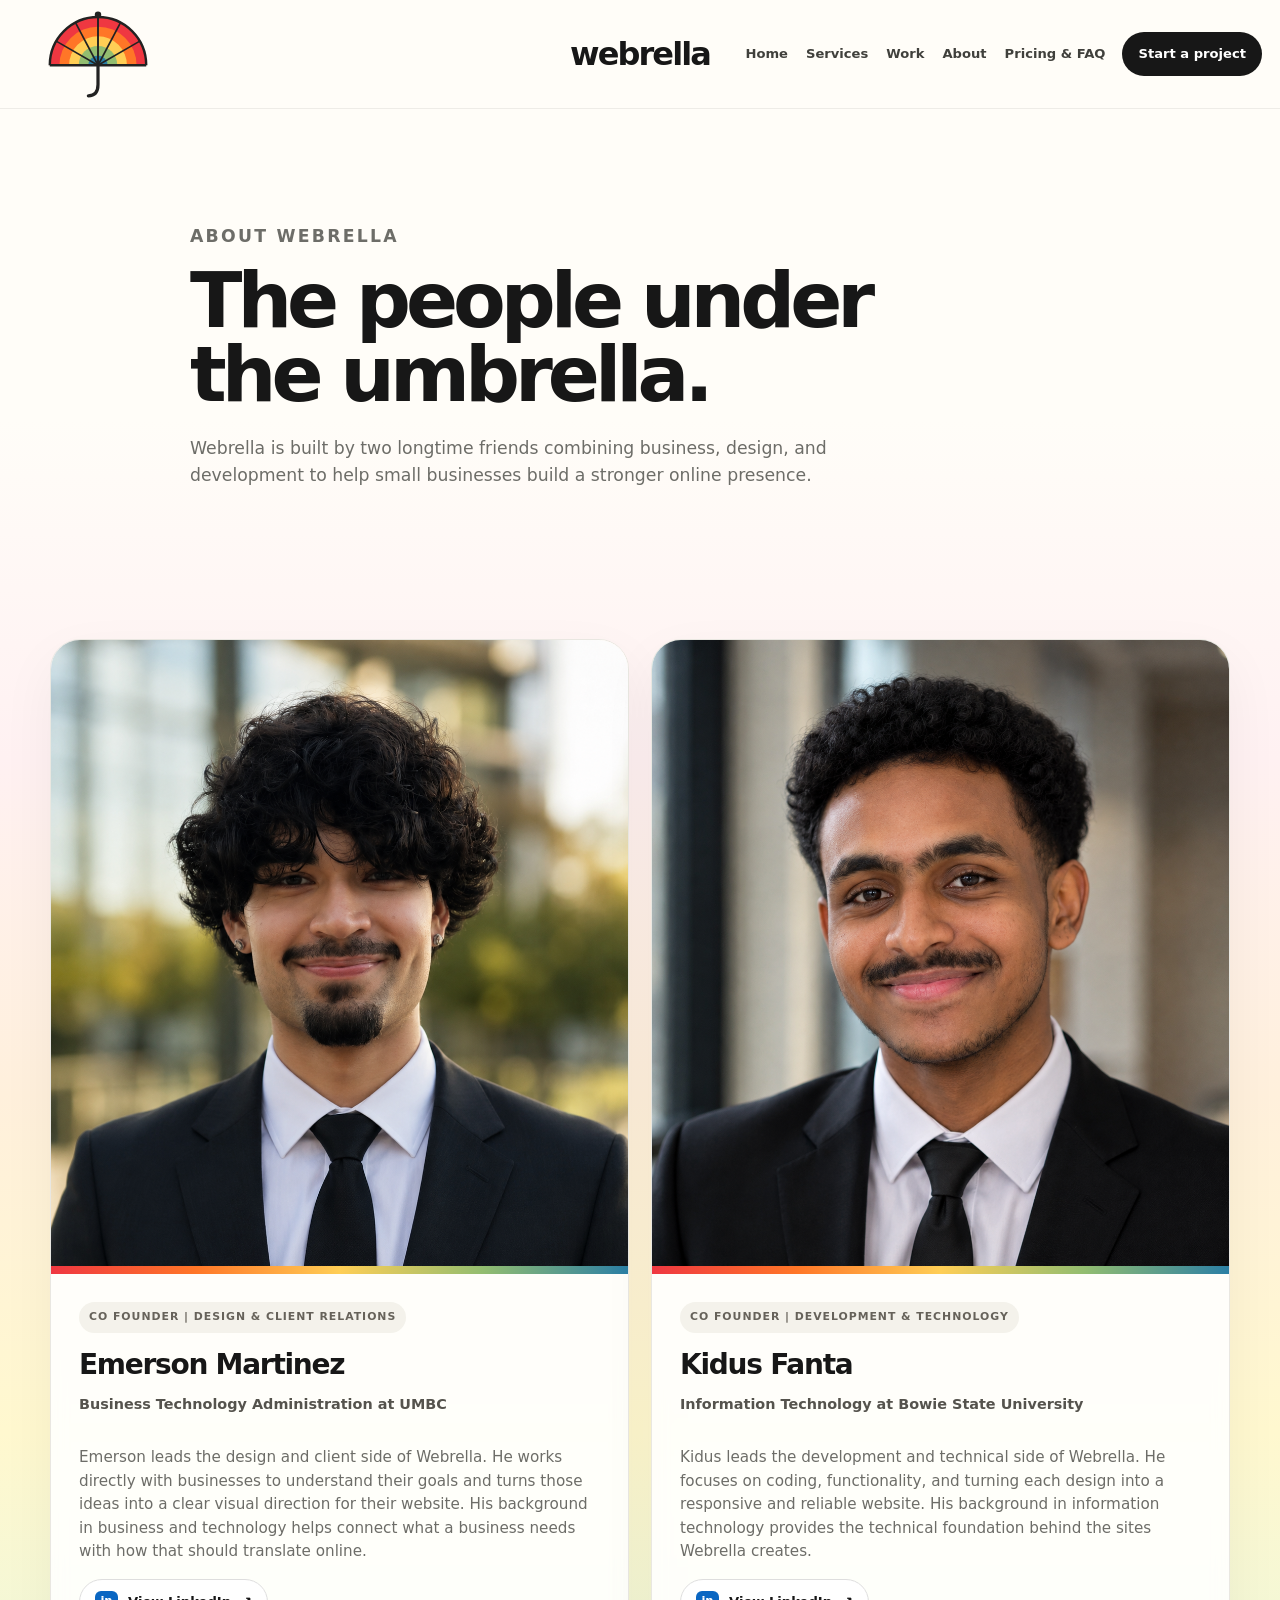
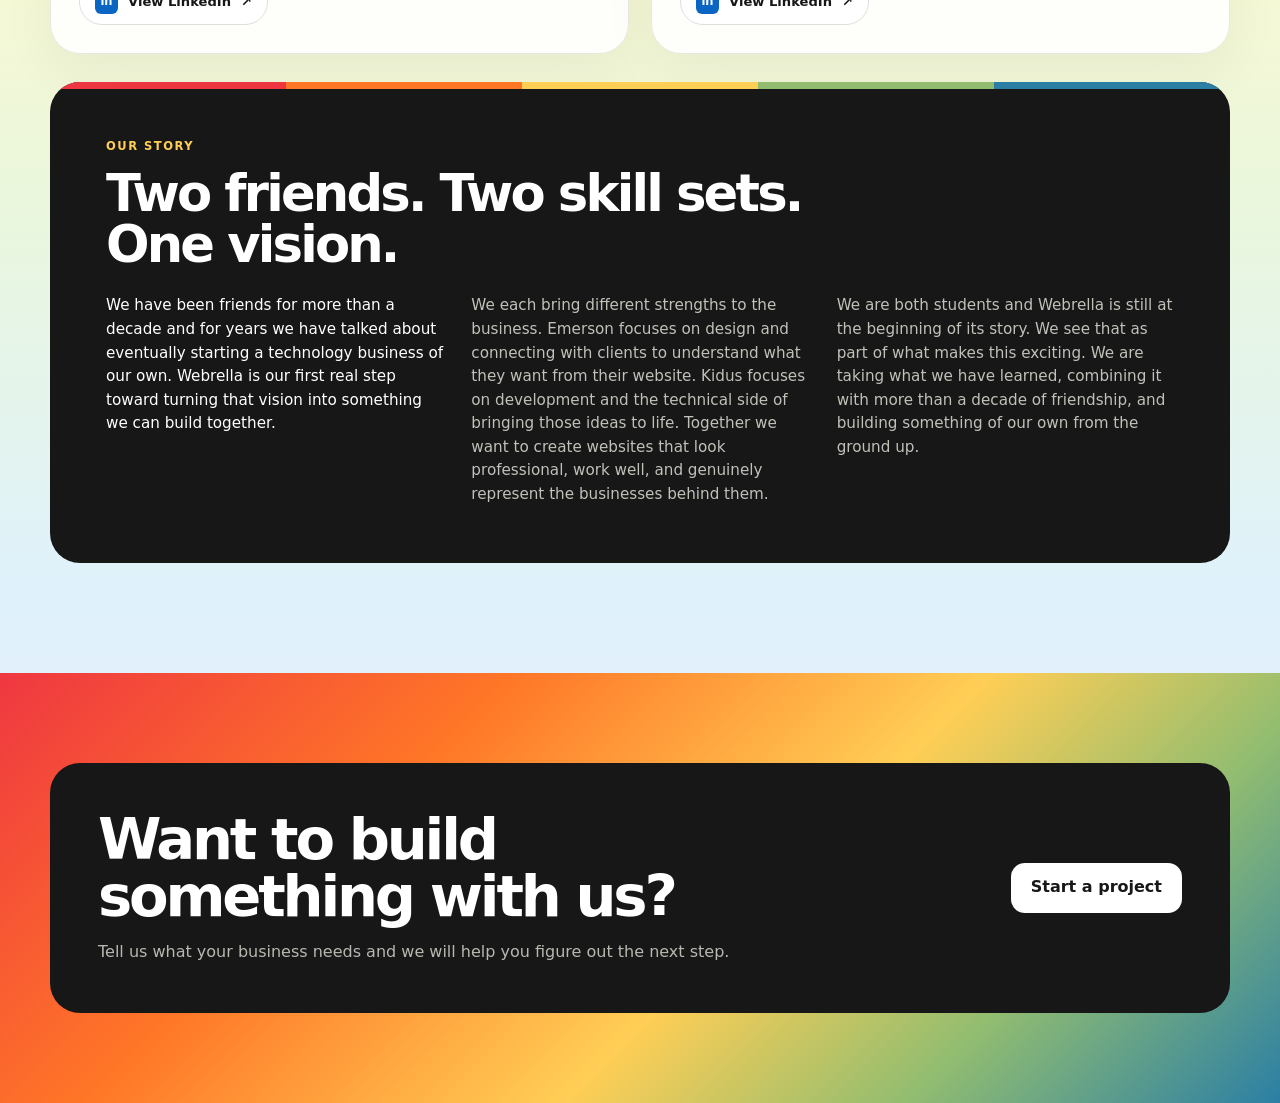
<file: about.html>
<!doctype html><html lang="en"><head><meta charset="utf-8"><meta name="viewport" content="width=device-width,initial-scale=1"><meta name="description" content="Meet Emerson Martinez and Kidus Fanta, the founders of Webrella Studio, a small-business web design studio based in Silver Spring, Maryland."><meta name="robots" content="index,follow"><title>About Webrella Studio | Web Design Team</title><link rel="canonical" href="https://webrellastudio.com/about.html"><meta property="og:type" content="website"><meta property="og:site_name" content="Webrella Studio"><meta property="og:title" content="About Webrella Studio"><meta property="og:description" content="Meet the founders of Webrella Studio and learn how our web design studio helps small businesses build a stronger online presence."><meta property="og:url" content="https://webrellastudio.com/about.html"><meta property="og:image" content="https://webrellastudio.com/ChatGPT%20Image%20Aug%2010,%202026,%2011_04_26%20AM.png"><meta name="twitter:card" content="summary_large_image"><meta name="twitter:title" content="About Webrella Studio"><meta name="twitter:description" content="Meet the founders of Webrella Studio and learn how our web design studio helps small businesses build a stronger online presence."><meta name="twitter:image" content="https://webrellastudio.com/ChatGPT%20Image%20Aug%2010,%202026,%2011_04_26%20AM.png"><link rel="stylesheet" href="css/style.css"><link rel="stylesheet" href="css/team.css"><link rel="stylesheet" href="css/pages.css"><style>.about-hero-grid{display:grid;grid-template-columns:1.05fr .95fr;gap:42px;align-items:center}.about-hero-copy{min-width:0}.about-hero-art{position:relative;min-height:390px;display:flex;align-items:center;justify-content:center}.about-hero-art:after{content:"";position:absolute;width:270px;height:26px;background:rgba(0,0,0,.08);filter:blur(11px);border-radius:50%;bottom:26px;animation:webrellaShadow 3.8s ease-in-out infinite}.about-umbrella{position:relative;z-index:2;width:min(100%,410px);height:auto;filter:drop-shadow(0 20px 22px rgba(0,0,0,.12));animation:webrellaFloat 3.8s ease-in-out infinite;transform-origin:50% 15%}.about-rain{position:absolute;width:7px;height:28px;border-radius:99px;opacity:.55;z-index:1;animation:webrellaRain 2.2s linear infinite}.about-rain.r1{left:10%;top:18%;background:#ef3741;animation-delay:-.3s}.about-rain.r2{right:10%;top:29%;background:#ff7627;animation-delay:-1.1s}.about-rain.r3{left:18%;top:55%;background:#ffce55;animation-delay:-1.7s}.about-rain.r4{right:20%;top:11%;background:#92bd70;animation-delay:-.8s}.about-rain.r5{right:2%;top:57%;background:#2b7fa5;animation-delay:-1.4s}@keyframes webrellaFloat{0%,100%{transform:translateY(0) rotate(-1.5deg)}50%{transform:translateY(-16px) rotate(1.5deg)}}@keyframes webrellaShadow{0%,100%{transform:scaleX(1);opacity:.7}50%{transform:scaleX(.78);opacity:.4}}@keyframes webrellaRain{0%{transform:translateY(-12px);opacity:0}20%{opacity:.55}80%{opacity:.55}100%{transform:translateY(70px);opacity:0}}@media(max-width:900px){.about-hero-grid{grid-template-columns:1fr}.about-hero-art{min-height:330px}.about-umbrella{width:340px}}@media(max-width:620px){.about-hero-art{min-height:270px}.about-umbrella{width:270px}}</style></head><body class="about-page"><header class="site-header"><div class="container header-inner"><a class="brand" href="index.html" aria-label="Webrella Studio home"><svg class="header-mark" viewBox="0 0 140 112" role="img" aria-label="Webrella umbrella logo"><path d="M10 70 A60 60 0 0 1 130 70 Z" fill="#ef3741"/><path d="M22 70 A48 48 0 0 1 118 70 Z" fill="#ff7627"/><path d="M34 70 A36 36 0 0 1 106 70 Z" fill="#ffce55"/><path d="M46 70 A24 24 0 0 1 94 70 Z" fill="#92bd70"/><path d="M58 70 A12 12 0 0 1 82 70 Z" fill="#2b7fa5"/><path d="M10 70 A60 60 0 0 1 130 70" fill="none" stroke="#222" stroke-width="3"/><line x1="70" y1="70" x2="70" y2="10" stroke="#222" stroke-width="2.4"/><line x1="70" y1="70" x2="42" y2="17" stroke="#222" stroke-width="2.1"/><line x1="70" y1="70" x2="98" y2="17" stroke="#222" stroke-width="2.1"/><line x1="70" y1="70" x2="18" y2="40" stroke="#222" stroke-width="2.1"/><line x1="70" y1="70" x2="122" y2="40" stroke="#222" stroke-width="2.1"/><line x1="10" y1="70" x2="130" y2="70" stroke="#222" stroke-width="3"/><circle cx="70" cy="7" r="4" fill="#222"/><path d="M70 70 V94 C70 104 66 108 58 108" fill="none" stroke="#222" stroke-width="4" stroke-linecap="round"/></svg></a><button class="nav-toggle" aria-controls="primary-navigation" aria-expanded="false" aria-label="Toggle navigation"><span class="hamburger"></span></button><nav id="primary-navigation" class="site-nav"><ul><li><a href="index.html">Home</a></li><li><a href="index.html#services">Services</a></li><li><a href="index.html#work">Work</a></li><li><a href="about.html">About</a></li><li><a href="pricing.html">Pricing & FAQ</a></li><li><a class="nav-cta" href="index.html#contact">Start a project</a></li></ul></nav></div></header><main><section class="page-hero"><div class="container about-hero-grid"><div class="about-hero-copy"><p class="section-kicker">About Webrella</p><h1>The people under the umbrella.</h1><p>Webrella is built by two longtime friends combining business, design, and development to help small businesses build a stronger online presence.</p></div><div class="about-hero-art" aria-hidden="true"><span class="about-rain r1"></span><span class="about-rain r2"></span><span class="about-rain r3"></span><span class="about-rain r4"></span><span class="about-rain r5"></span><svg class="about-umbrella" viewBox="0 0 140 112"><path d="M10 70 A60 60 0 0 1 130 70 Z" fill="#ef3741"/><path d="M22 70 A48 48 0 0 1 118 70 Z" fill="#ff7627"/><path d="M34 70 A36 36 0 0 1 106 70 Z" fill="#ffce55"/><path d="M46 70 A24 24 0 0 1 94 70 Z" fill="#92bd70"/><path d="M58 70 A12 12 0 0 1 82 70 Z" fill="#2b7fa5"/><path d="M10 70 A60 60 0 0 1 130 70" fill="none" stroke="#222" stroke-width="3"/><line x1="70" y1="70" x2="70" y2="10" stroke="#222" stroke-width="2.4"/><line x1="70" y1="70" x2="42" y2="17" stroke="#222" stroke-width="2.1"/><line x1="70" y1="70" x2="98" y2="17" stroke="#222" stroke-width="2.1"/><line x1="70" y1="70" x2="18" y2="40" stroke="#222" stroke-width="2.1"/><line x1="70" y1="70" x2="122" y2="40" stroke="#222" stroke-width="2.1"/><line x1="10" y1="70" x2="130" y2="70" stroke="#222" stroke-width="3"/><circle cx="70" cy="7" r="4" fill="#222"/><path d="M70 70 V94 C70 104 66 108 58 108" fill="none" stroke="#222" stroke-width="4" stroke-linecap="round"/></svg></div></div></section><section class="team-section"><div class="container"><div class="team-grid"><article class="founder-card emerson"><div class="founder-photo-wrap"><img class="founder-photo" src="ChatGPT%20Image%20Jul%2017,%202026,%2002_21_22%20PM.png" alt="Emerson Martinez"><span class="founder-accent"></span></div><div class="founder-info"><span class="founder-role">Co Founder | Design & Client Relations</span><h3>Emerson Martinez</h3><p class="founder-school">Business Technology Administration at UMBC</p><p>Emerson leads the design and client side of Webrella. He works directly with businesses to understand their goals and turns those ideas into a clear visual direction for their website. His background in business and technology helps connect what a business needs with how that should translate online.</p><a class="linkedin-link" href="https://www.linkedin.com/in/emerson-martinez-umbc" target="_blank" rel="noopener noreferrer"><span class="linkedin-icon">in</span><span>View LinkedIn</span><span>↗</span></a></div></article><article class="founder-card kidus"><div class="founder-photo-wrap"><img class="founder-photo" src="ChatGPT%20Image%20Aug%2010,%202026,%2001_30_33%20PM.png" alt="Kidus Fanta"><span class="founder-accent"></span></div><div class="founder-info"><span class="founder-role">Co Founder | Development & Technology</span><h3>Kidus Fanta</h3><p class="founder-school">Information Technology at Bowie State University</p><p>Kidus leads the development and technical side of Webrella. He focuses on coding, functionality, and turning each design into a responsive and reliable website. His background in information technology provides the technical foundation behind the sites Webrella creates.</p><a class="linkedin-link" href="https://www.linkedin.com/in/kidus-fanta-976b28260/" target="_blank" rel="noopener noreferrer"><span class="linkedin-icon">in</span><span>View LinkedIn</span><span>↗</span></a></div></article></div><div class="story-card"><p class="story-label">Our Story</p><h3>Two friends. Two skill sets. One vision.</h3><div class="story-copy"><p>We have been friends for more than a decade and for years we have talked about eventually starting a technology business of our own. Webrella is our first real step toward turning that vision into something we can build together.</p><p>We each bring different strengths to the business. Emerson focuses on design and connecting with clients to understand what they want from their website. Kidus focuses on development and the technical side of bringing those ideas to life. Together we want to create websites that look professional, work well, and genuinely represent the businesses behind them.</p><p>We are both students and Webrella is still at the beginning of its story. We see that as part of what makes this exciting. We are taking what we have learned, combining it with more than a decade of friendship, and building something of our own from the ground up.</p></div></div></div></section><section class="page-cta"><div class="container page-cta-inner"><div><h2>Want to build something with us?</h2><p>Tell us what your business needs and we will help you figure out the next step.</p></div><a class="btn btn-light" href="index.html#contact">Start a project</a></div></section></main><script src="js/script.js"></script></body></html>
</file>
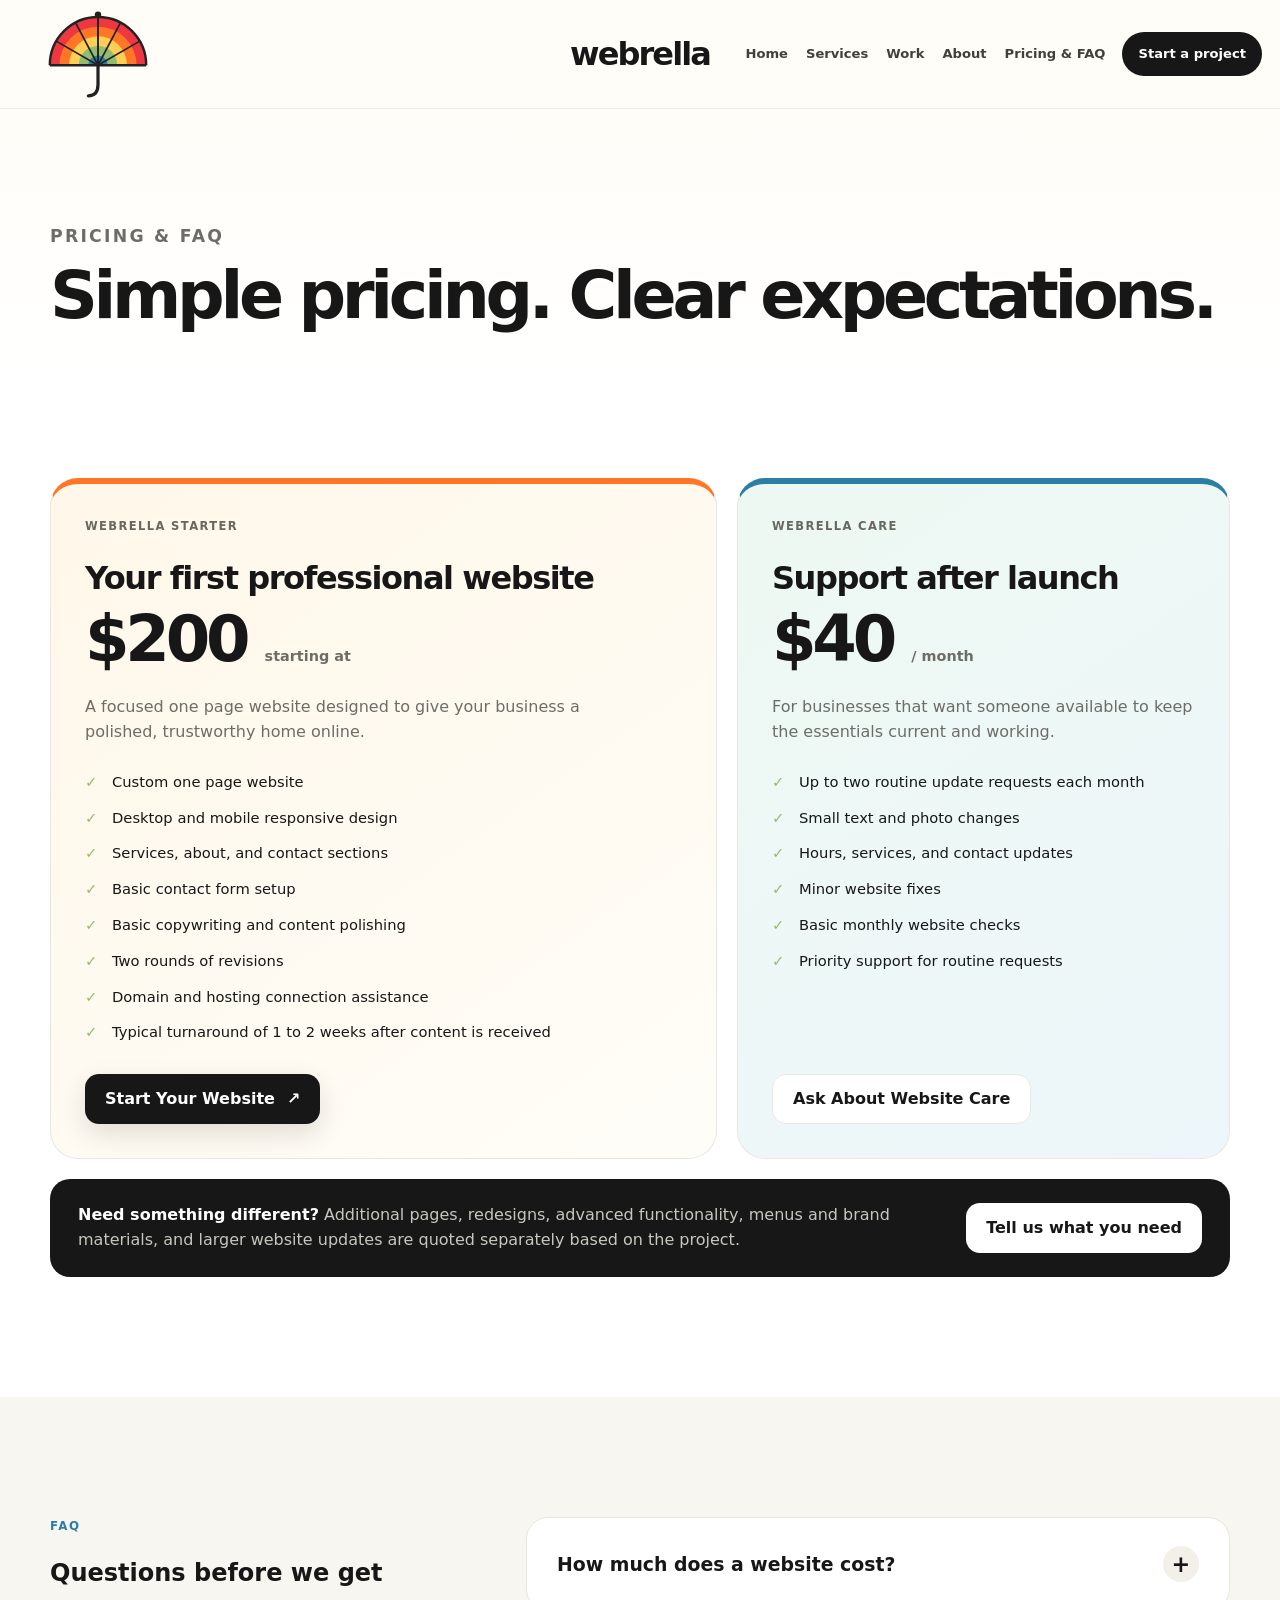
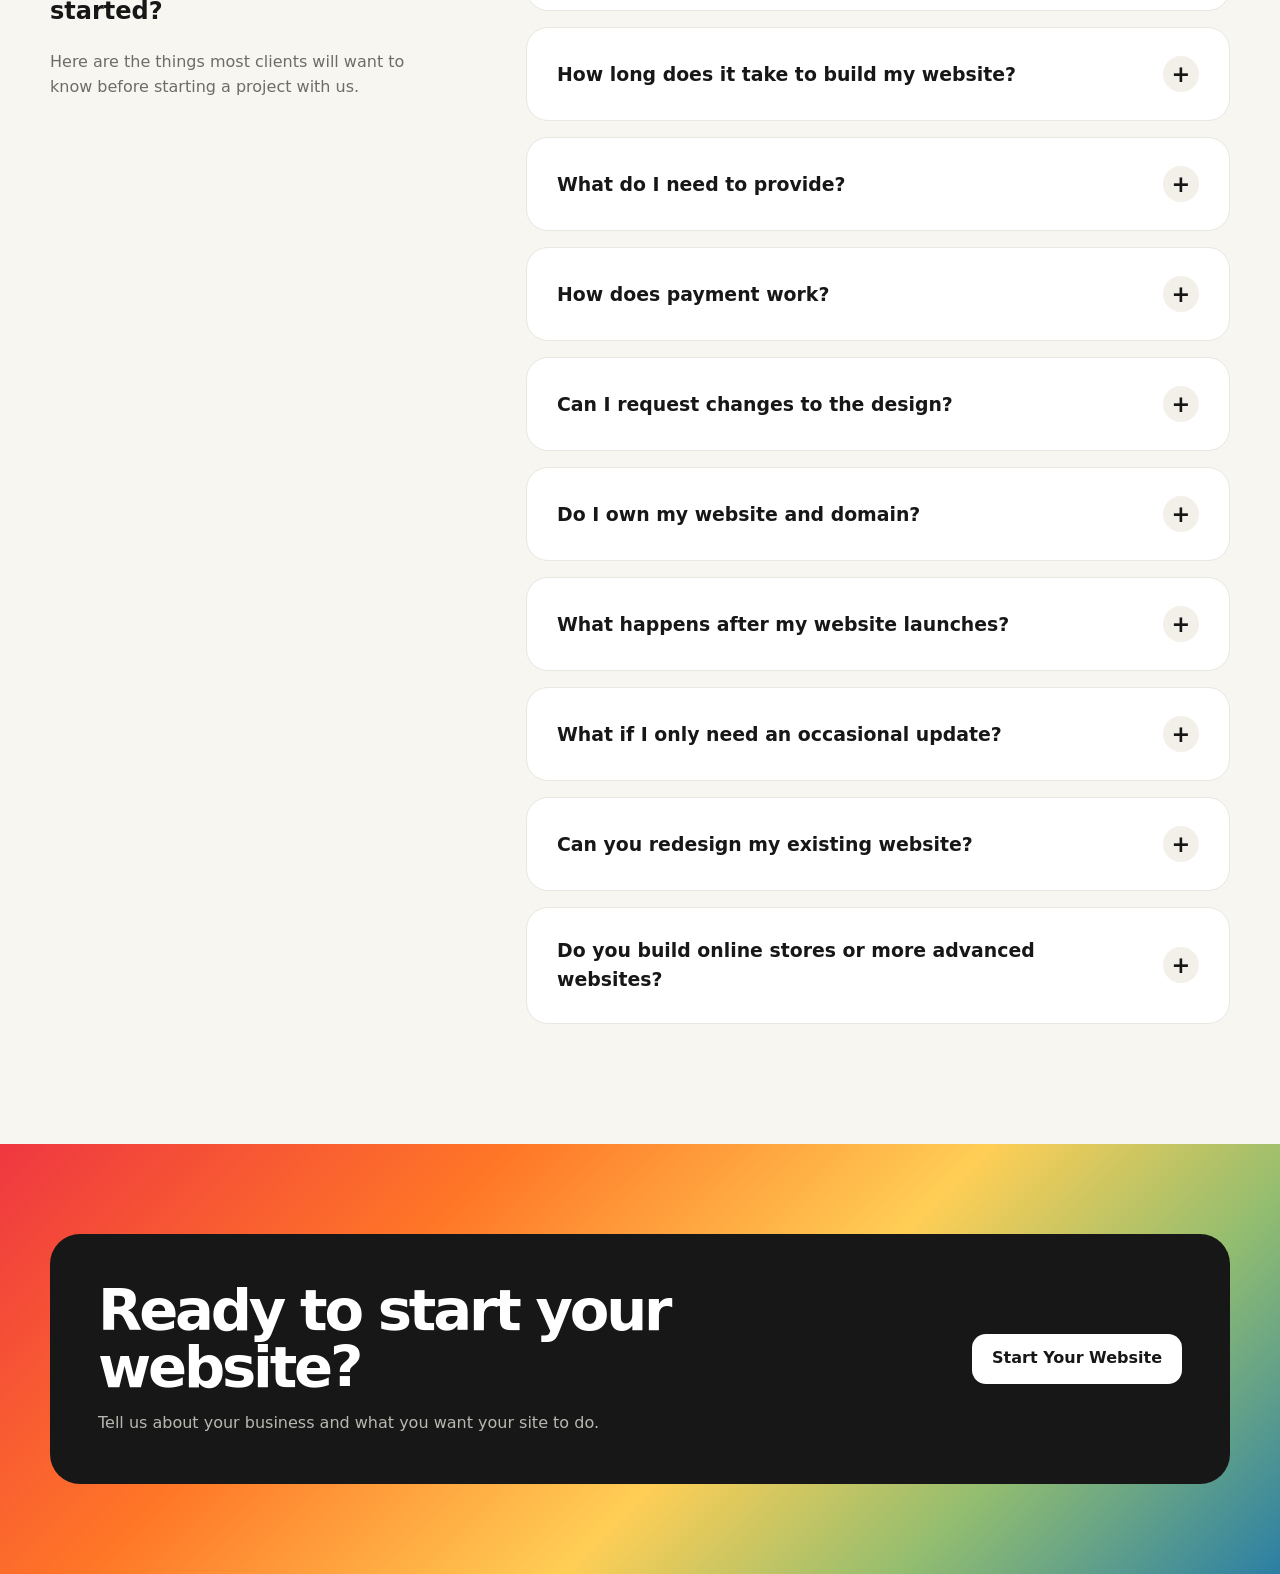
<file: pricing.html>
<!doctype html><html lang="en"><head><meta charset="utf-8"><meta name="viewport" content="width=device-width,initial-scale=1"><meta name="description" content="Explore Webrella Studio website pricing, Webrella Care, payment details, revisions, timelines, and answers to common small-business website questions."><meta name="robots" content="index,follow"><title>Website Pricing & FAQ | Webrella Studio</title><link rel="canonical" href="https://webrellastudio.com/pricing.html"><meta property="og:type" content="website"><meta property="og:site_name" content="Webrella Studio"><meta property="og:title" content="Website Pricing & FAQ | Webrella Studio"><meta property="og:description" content="See Webrella Studio website pricing, Webrella Care, project timelines, revisions, payment details, and answers to common questions."><meta property="og:url" content="https://webrellastudio.com/pricing.html"><meta property="og:image" content="https://webrellastudio.com/ChatGPT%20Image%20Aug%2010,%202026,%2011_04_26%20AM.png"><meta name="twitter:card" content="summary_large_image"><meta name="twitter:title" content="Website Pricing & FAQ | Webrella Studio"><meta name="twitter:description" content="See Webrella Studio website pricing, Webrella Care, project timelines, revisions, payment details, and answers to common questions."><meta name="twitter:image" content="https://webrellastudio.com/ChatGPT%20Image%20Aug%2010,%202026,%2011_04_26%20AM.png"><link rel="stylesheet" href="css/style.css"><link rel="stylesheet" href="css/pricing-faq.css"><link rel="stylesheet" href="css/pages.css"></head><body class="pricing-page"><header class="site-header"><div class="container header-inner"><a class="brand" href="index.html" aria-label="Webrella Studio home"><svg class="header-mark" viewBox="0 0 140 112" role="img" aria-label="Webrella umbrella logo"><path d="M10 70 A60 60 0 0 1 130 70 Z" fill="#ef3741"/><path d="M22 70 A48 48 0 0 1 118 70 Z" fill="#ff7627"/><path d="M34 70 A36 36 0 0 1 106 70 Z" fill="#ffce55"/><path d="M46 70 A24 24 0 0 1 94 70 Z" fill="#92bd70"/><path d="M58 70 A12 12 0 0 1 82 70 Z" fill="#2b7fa5"/><path d="M10 70 A60 60 0 0 1 130 70" fill="none" stroke="#222" stroke-width="3"/><line x1="70" y1="70" x2="70" y2="10" stroke="#222" stroke-width="2.4"/><line x1="70" y1="70" x2="42" y2="17" stroke="#222" stroke-width="2.1"/><line x1="70" y1="70" x2="98" y2="17" stroke="#222" stroke-width="2.1"/><line x1="70" y1="70" x2="18" y2="40" stroke="#222" stroke-width="2.1"/><line x1="70" y1="70" x2="122" y2="40" stroke="#222" stroke-width="2.1"/><line x1="10" y1="70" x2="130" y2="70" stroke="#222" stroke-width="3"/><circle cx="70" cy="7" r="4" fill="#222"/><path d="M70 70 V94 C70 104 66 108 58 108" fill="none" stroke="#222" stroke-width="4" stroke-linecap="round"/></svg></a><button class="nav-toggle" aria-controls="primary-navigation" aria-expanded="false" aria-label="Toggle navigation"><span class="hamburger"></span></button><nav id="primary-navigation" class="site-nav"><ul><li><a href="index.html">Home</a></li><li><a href="index.html#services">Services</a></li><li><a href="index.html#work">Work</a></li><li><a href="about.html">About</a></li><li><a href="pricing.html">Pricing & FAQ</a></li><li><a class="nav-cta" href="index.html#contact">Start a project</a></li></ul></nav></div></header><main><section class="page-hero"><div class="container"><p class="section-kicker">Pricing & FAQ</p><h1>Simple pricing. Clear expectations.</h1></div></section><section class="pricing-section"><div class="container"><div class="pricing-grid"><article class="price-card starter-card"><span class="price-label">Webrella Starter</span><h3>Your first professional website</h3><p class="price">$200 <small>starting at</small></p><p class="price-intro">A focused one page website designed to give your business a polished, trustworthy home online.</p><ul class="price-list"><li>Custom one page website</li><li>Desktop and mobile responsive design</li><li>Services, about, and contact sections</li><li>Basic contact form setup</li><li>Basic copywriting and content polishing</li><li>Two rounds of revisions</li><li>Domain and hosting connection assistance</li><li>Typical turnaround of 1 to 2 weeks after content is received</li></ul><a class="btn btn-dark" href="index.html#contact">Start Your Website <span>↗</span></a></article><article class="price-card care-card"><span class="price-label">Webrella Care</span><h3>Support after launch</h3><p class="price">$40 <small>/ month</small></p><p class="price-intro">For businesses that want someone available to keep the essentials current and working.</p><ul class="price-list"><li>Up to two routine update requests each month</li><li>Small text and photo changes</li><li>Hours, services, and contact updates</li><li>Minor website fixes</li><li>Basic monthly website checks</li><li>Priority support for routine requests</li></ul><a class="btn btn-ghost" href="index.html#contact">Ask About Website Care</a></article></div><div class="pricing-note"><p><strong>Need something different?</strong> Additional pages, redesigns, advanced functionality, menus and brand materials, and larger website updates are quoted separately based on the project.</p><a class="btn btn-light" href="index.html#contact">Tell us what you need</a></div></div></section><section class="faq-section"><div class="container faq-layout"><div class="faq-heading"><p class="section-kicker blue-text">FAQ</p><h2>Questions before we get started?</h2><p>Here are the things most clients will want to know before starting a project with us.</p></div><div class="faq-list"><article class="faq-item"><button class="faq-question" type="button" aria-expanded="false"><span>How much does a website cost?</span><span class="faq-plus">+</span></button><div class="faq-answer">Our Webrella Starter websites begin at $200. This includes a professionally designed one page website built for desktop and mobile. Additional pages, advanced features, integrations, or larger custom projects are quoted separately before work begins.</div></article><article class="faq-item"><button class="faq-question" type="button" aria-expanded="false"><span>How long does it take to build my website?</span><span class="faq-plus">+</span></button><div class="faq-answer">Most Starter websites take around 1 to 2 weeks once we have everything we need from you. If your project requires more time, we will let you know before we begin.</div></article><article class="faq-item"><button class="faq-question" type="button" aria-expanded="false"><span>What do I need to provide?</span><span class="faq-plus">+</span></button><div class="faq-answer">We will need basic information about your business, your services, contact information, your logo if you have one, and any photos you would like us to use. Do not worry if your wording is not perfect. We can help organize and polish the information you provide into website copy.</div></article><article class="faq-item"><button class="faq-question" type="button" aria-expanded="false"><span>How does payment work?</span><span class="faq-plus">+</span></button><div class="faq-answer">We require 50% upfront to begin the project and the remaining 50% before the website goes live. Any additional work outside the original project scope will be discussed with you before we make changes or charge anything additional.</div></article><article class="faq-item"><button class="faq-question" type="button" aria-expanded="false"><span>Can I request changes to the design?</span><span class="faq-plus">+</span></button><div class="faq-answer">Of course. Webrella Starter includes two rounds of revisions so we can make adjustments based on your feedback before launch.</div></article><article class="faq-item"><button class="faq-question" type="button" aria-expanded="false"><span>Do I own my website and domain?</span><span class="faq-plus">+</span></button><div class="faq-answer">Yes. Your domain and any paid hosting accounts belong to you. We can help you purchase, configure, and connect everything so you do not have to figure out the technical setup alone. Domain registration, paid hosting, and other third party service fees are separate from Webrella's starting website price unless your project quote specifically says otherwise.</div></article><article class="faq-item"><button class="faq-question" type="button" aria-expanded="false"><span>What happens after my website launches?</span><span class="faq-plus">+</span></button><div class="faq-answer">You can manage the website independently, request updates whenever you need them, or choose Webrella Care for $40 per month. Webrella Care covers routine minor website updates, fixes, basic website checks, and up to two update requests each month. New pages, redesigns, or new functionality are quoted separately.</div></article><article class="faq-item"><button class="faq-question" type="button" aria-expanded="false"><span>What if I only need an occasional update?</span><span class="faq-plus">+</span></button><div class="faq-answer">You do not need a monthly plan. We also offer pay as you go website care, with each request quoted based on the work involved.</div></article><article class="faq-item"><button class="faq-question" type="button" aria-expanded="false"><span>Can you redesign my existing website?</span><span class="faq-plus">+</span></button><div class="faq-answer">Yes. If you already have a website that needs a cleaner or more modern look, we can review it and determine what makes the most sense. Redesign projects are quoted individually depending on the website.</div></article><article class="faq-item"><button class="faq-question" type="button" aria-expanded="false"><span>Do you build online stores or more advanced websites?</span><span class="faq-plus">+</span></button><div class="faq-answer">Webrella is focused primarily on professional websites for small businesses. More advanced functionality is considered project by project and quoted separately. If you are unsure whether your project is something we can handle, reach out and we will tell you before you commit to anything.</div></article></div></div></section><section class="page-cta"><div class="container page-cta-inner"><div><h2>Ready to start your website?</h2><p>Tell us about your business and what you want your site to do.</p></div><a class="btn btn-light" href="index.html#contact">Start Your Website</a></div></section></main><script src="js/script.js"></script></body></html>
</file>
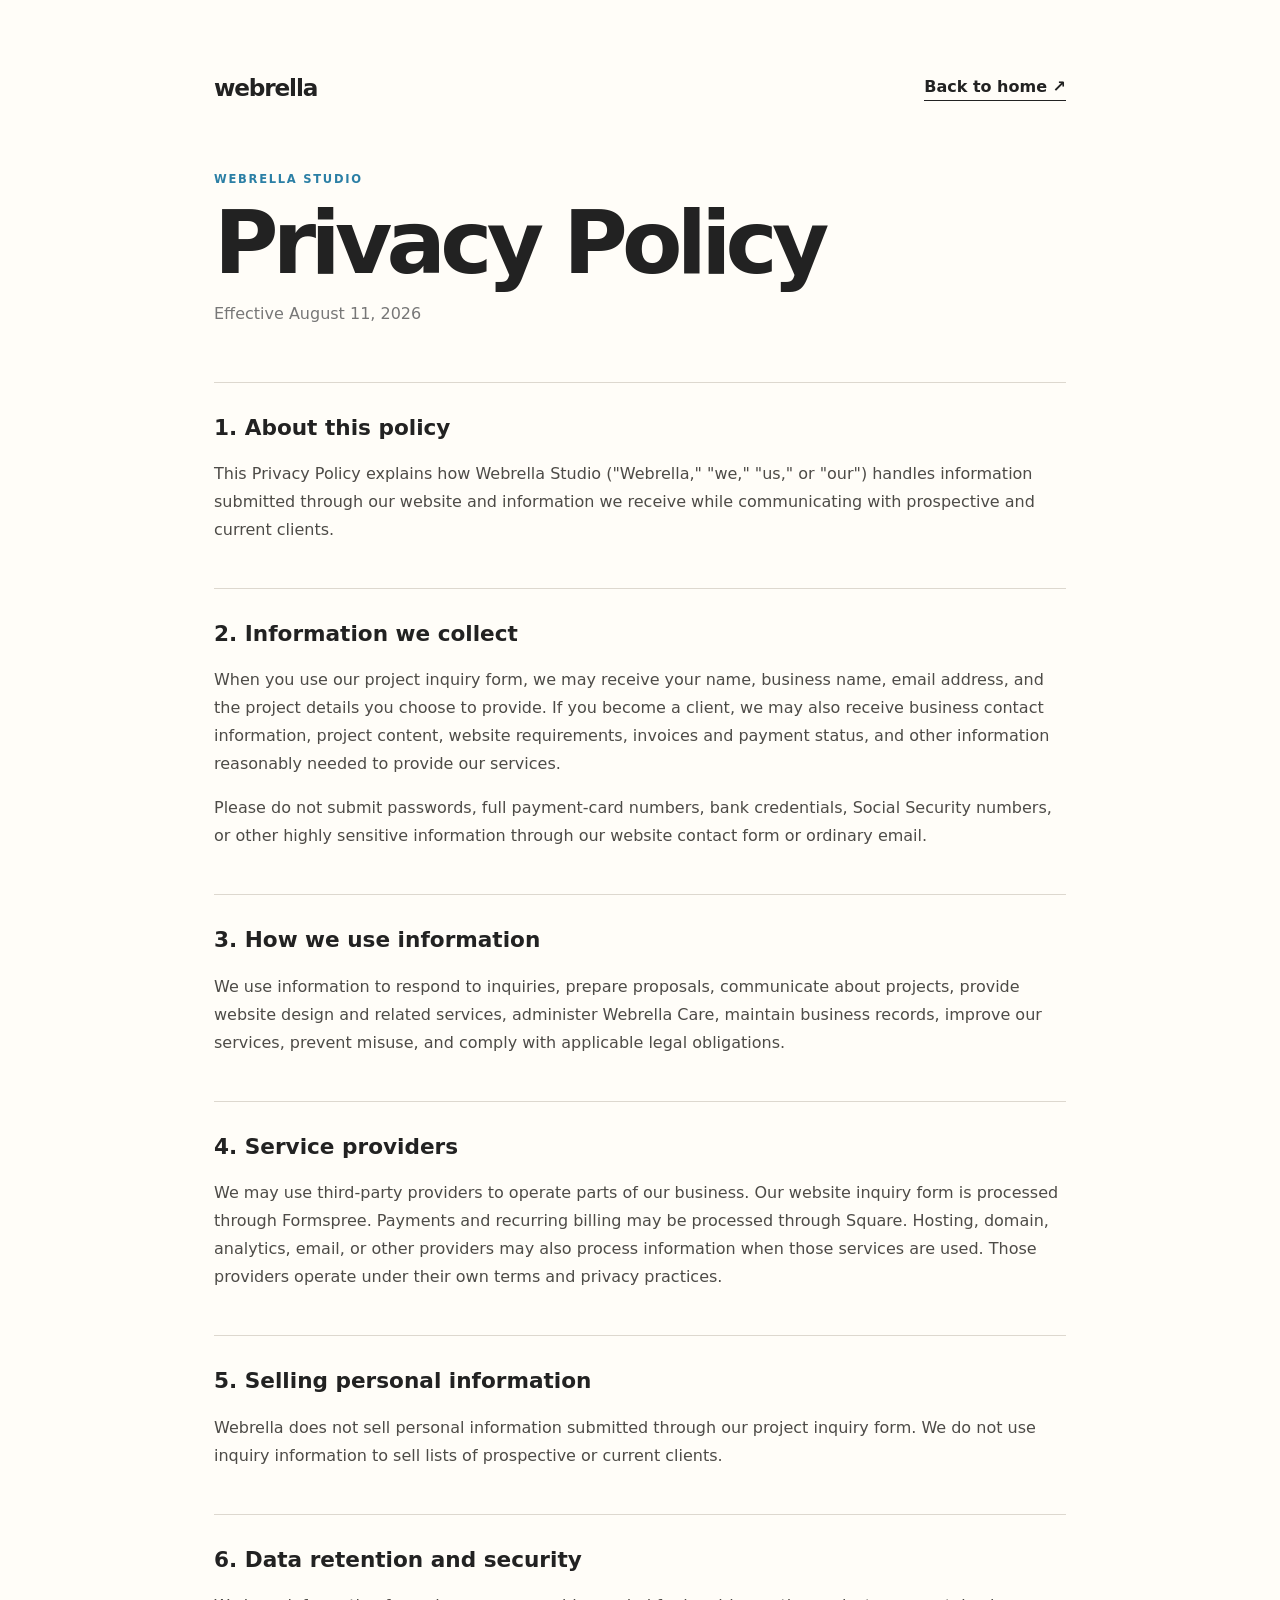
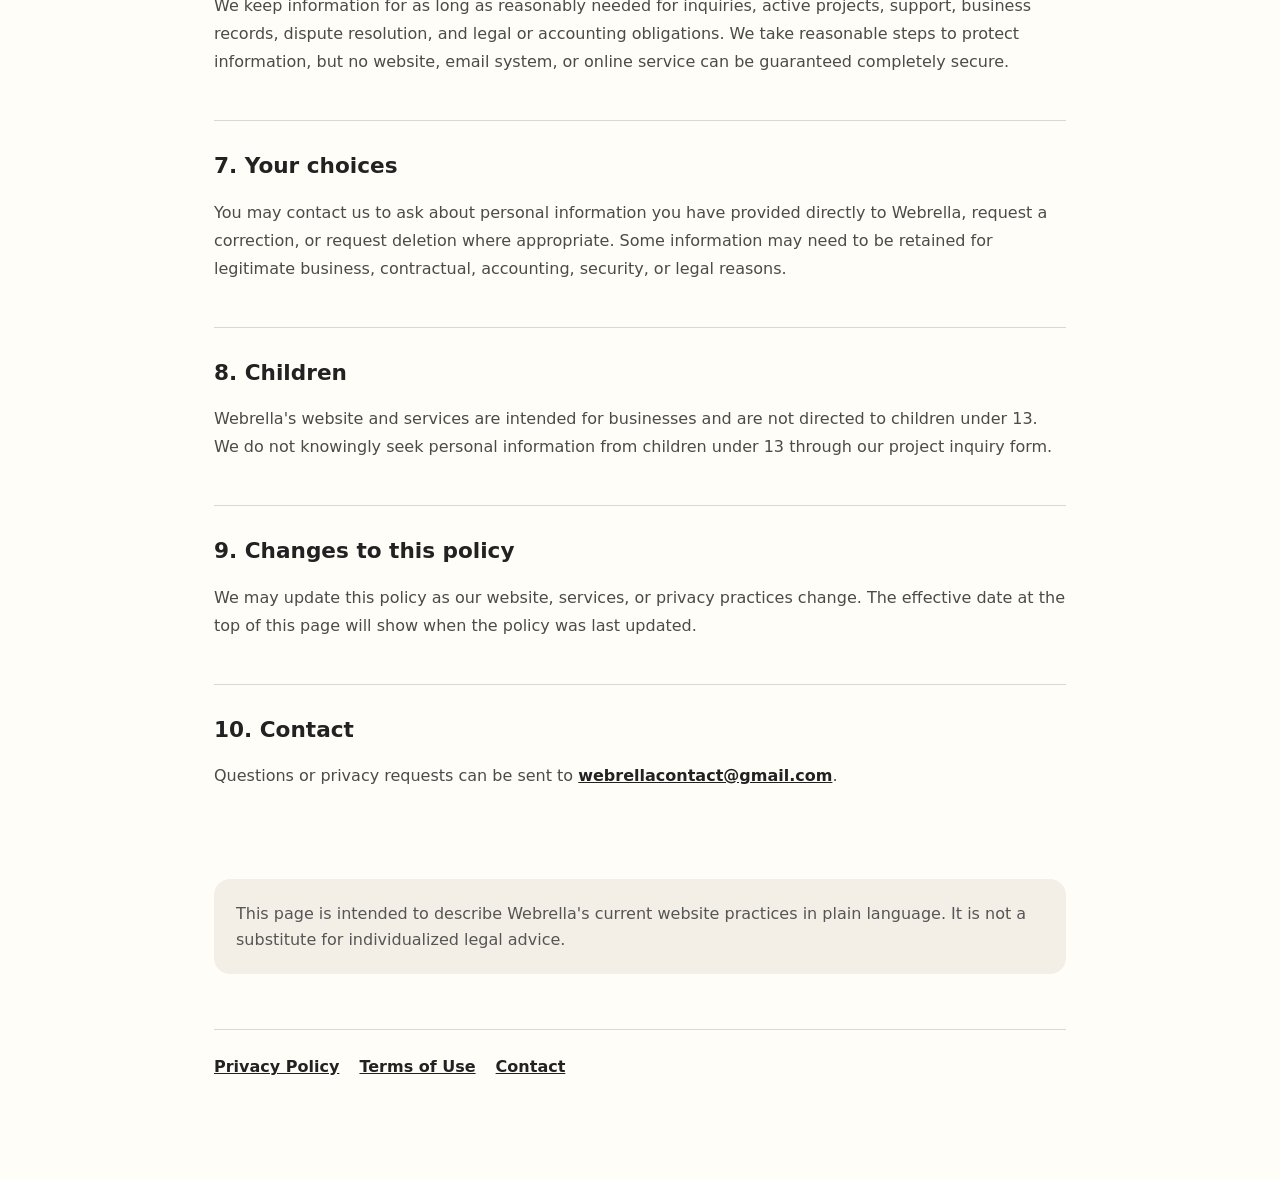
<file: privacy.html>
<!doctype html><html lang="en"><head><meta charset="utf-8"><meta name="viewport" content="width=device-width,initial-scale=1"><meta name="description" content="Webrella Studio Privacy Policy"><title>Privacy Policy | Webrella Studio</title><link rel="stylesheet" href="css/style.css?v=20260811-2"><style>body{background:#fffdf8;color:#222}.legal-wrap{max-width:900px;margin:0 auto;padding:70px 24px 100px}.legal-top{display:flex;justify-content:space-between;align-items:center;gap:20px;margin-bottom:65px}.legal-brand{font-size:1.45rem;font-weight:900;letter-spacing:-.05em;color:#222;text-decoration:none}.legal-home{color:#222;font-weight:800;text-decoration:none;border-bottom:1px solid #222}.legal-kicker{text-transform:uppercase;letter-spacing:.15em;font-size:.72rem;font-weight:850;color:#2b7fa5}.legal-wrap h1{font-size:clamp(3rem,7vw,5.5rem);line-height:.92;letter-spacing:-.065em;margin:14px 0 18px}.updated{color:#777;margin-bottom:55px}.legal-section{padding:28px 0;border-top:1px solid #ddd8cf}.legal-section h2{font-size:1.35rem;margin:0 0 12px}.legal-section p,.legal-section li{line-height:1.75;color:#4d4b47}.legal-section ul{padding-left:20px}.legal-section a{color:#222;font-weight:700}.legal-note{margin-top:45px;padding:22px;border-radius:16px;background:#f3efe7;color:#555;line-height:1.6}.legal-footer{margin-top:55px;padding-top:25px;border-top:1px solid #ddd8cf;display:flex;gap:20px;flex-wrap:wrap}.legal-footer a{color:#222;font-weight:800}@media(max-width:620px){.legal-wrap{padding-top:35px}.legal-top{margin-bottom:45px}.legal-wrap h1{font-size:3.3rem}}</style></head><body><main class="legal-wrap"><div class="legal-top"><a class="legal-brand" href="index.html">webrella</a><a class="legal-home" href="index.html">Back to home ↗</a></div><p class="legal-kicker">Webrella Studio</p><h1>Privacy Policy</h1><p class="updated">Effective August 11, 2026</p><section class="legal-section"><h2>1. About this policy</h2><p>This Privacy Policy explains how Webrella Studio ("Webrella," "we," "us," or "our") handles information submitted through our website and information we receive while communicating with prospective and current clients.</p></section><section class="legal-section"><h2>2. Information we collect</h2><p>When you use our project inquiry form, we may receive your name, business name, email address, and the project details you choose to provide. If you become a client, we may also receive business contact information, project content, website requirements, invoices and payment status, and other information reasonably needed to provide our services.</p><p>Please do not submit passwords, full payment-card numbers, bank credentials, Social Security numbers, or other highly sensitive information through our website contact form or ordinary email.</p></section><section class="legal-section"><h2>3. How we use information</h2><p>We use information to respond to inquiries, prepare proposals, communicate about projects, provide website design and related services, administer Webrella Care, maintain business records, improve our services, prevent misuse, and comply with applicable legal obligations.</p></section><section class="legal-section"><h2>4. Service providers</h2><p>We may use third-party providers to operate parts of our business. Our website inquiry form is processed through Formspree. Payments and recurring billing may be processed through Square. Hosting, domain, analytics, email, or other providers may also process information when those services are used. Those providers operate under their own terms and privacy practices.</p></section><section class="legal-section"><h2>5. Selling personal information</h2><p>Webrella does not sell personal information submitted through our project inquiry form. We do not use inquiry information to sell lists of prospective or current clients.</p></section><section class="legal-section"><h2>6. Data retention and security</h2><p>We keep information for as long as reasonably needed for inquiries, active projects, support, business records, dispute resolution, and legal or accounting obligations. We take reasonable steps to protect information, but no website, email system, or online service can be guaranteed completely secure.</p></section><section class="legal-section"><h2>7. Your choices</h2><p>You may contact us to ask about personal information you have provided directly to Webrella, request a correction, or request deletion where appropriate. Some information may need to be retained for legitimate business, contractual, accounting, security, or legal reasons.</p></section><section class="legal-section"><h2>8. Children</h2><p>Webrella's website and services are intended for businesses and are not directed to children under 13. We do not knowingly seek personal information from children under 13 through our project inquiry form.</p></section><section class="legal-section"><h2>9. Changes to this policy</h2><p>We may update this policy as our website, services, or privacy practices change. The effective date at the top of this page will show when the policy was last updated.</p></section><section class="legal-section"><h2>10. Contact</h2><p>Questions or privacy requests can be sent to <a href="mailto:webrellacontact@gmail.com">webrellacontact@gmail.com</a>.</p></section><div class="legal-note">This page is intended to describe Webrella's current website practices in plain language. It is not a substitute for individualized legal advice.</div><footer class="legal-footer"><a href="privacy.html">Privacy Policy</a><a href="terms.html">Terms of Use</a><a href="index.html#contact">Contact</a></footer></main></body></html>
</file>
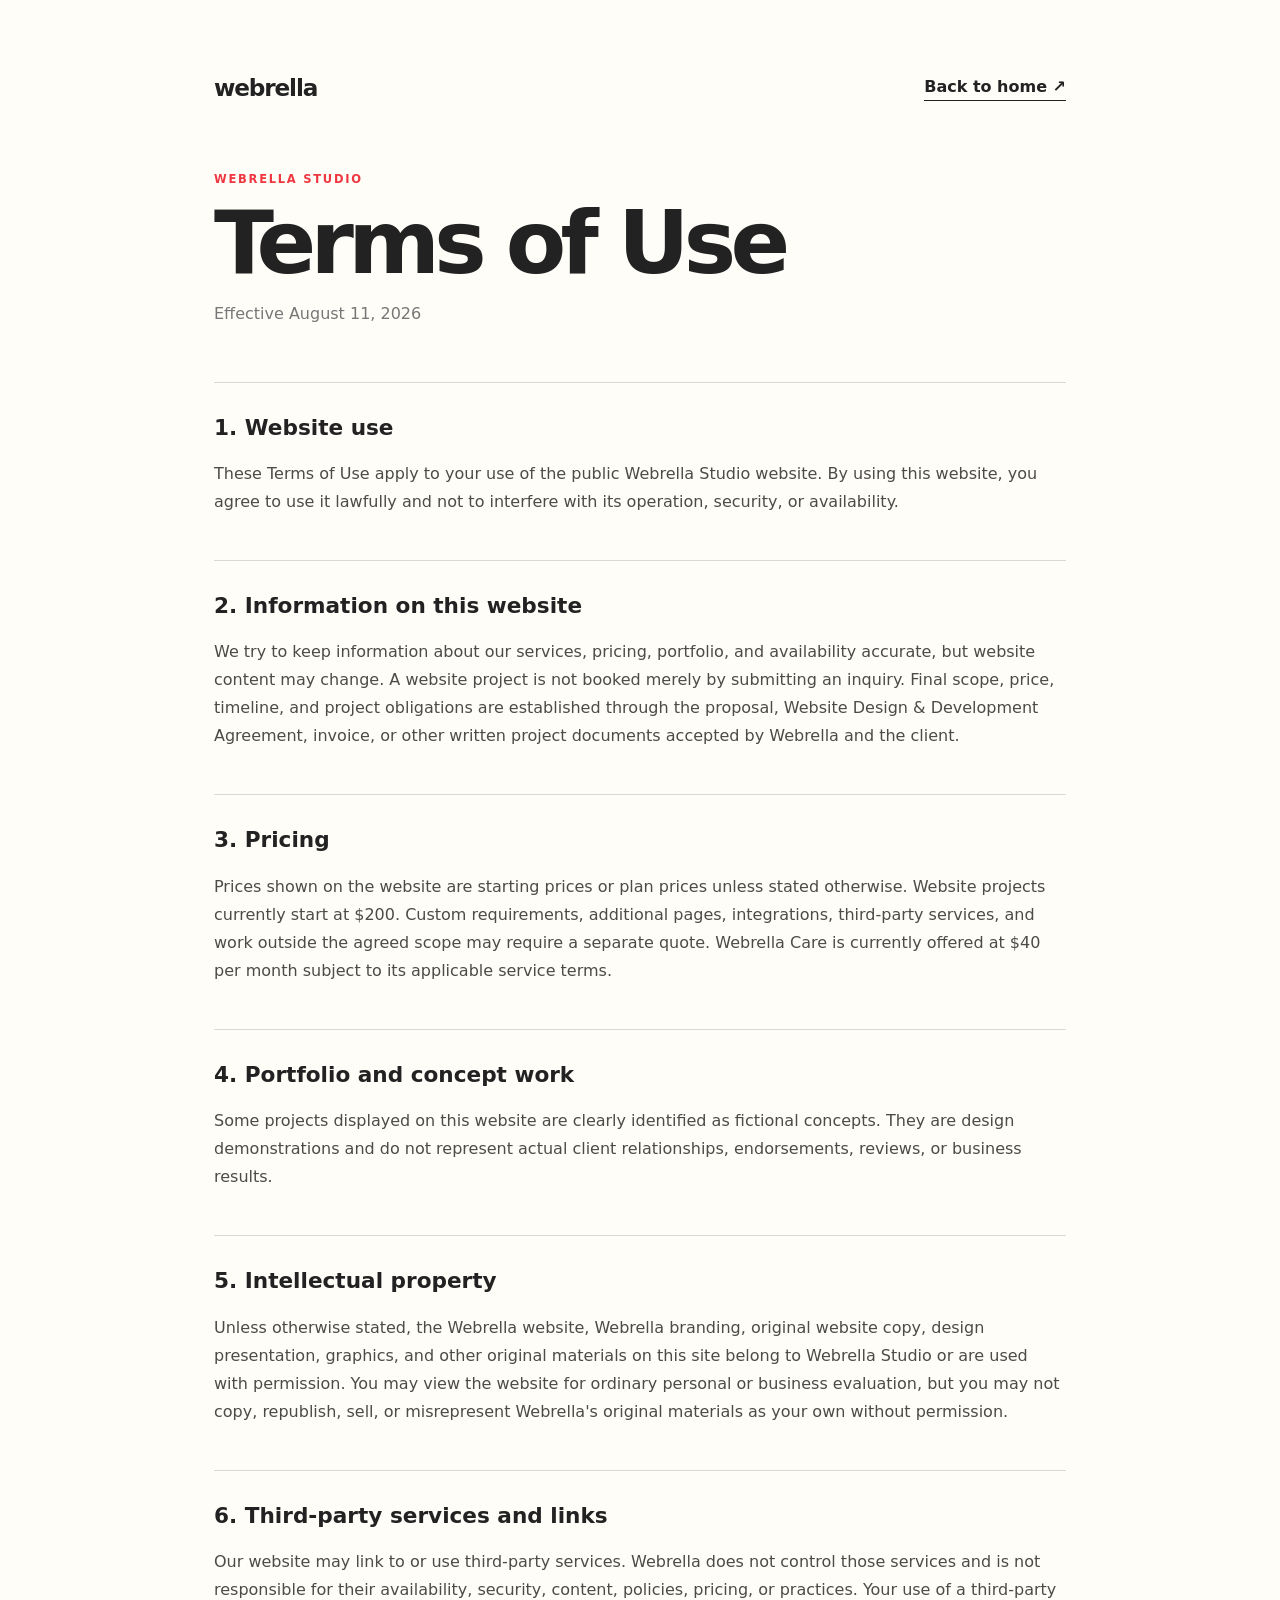
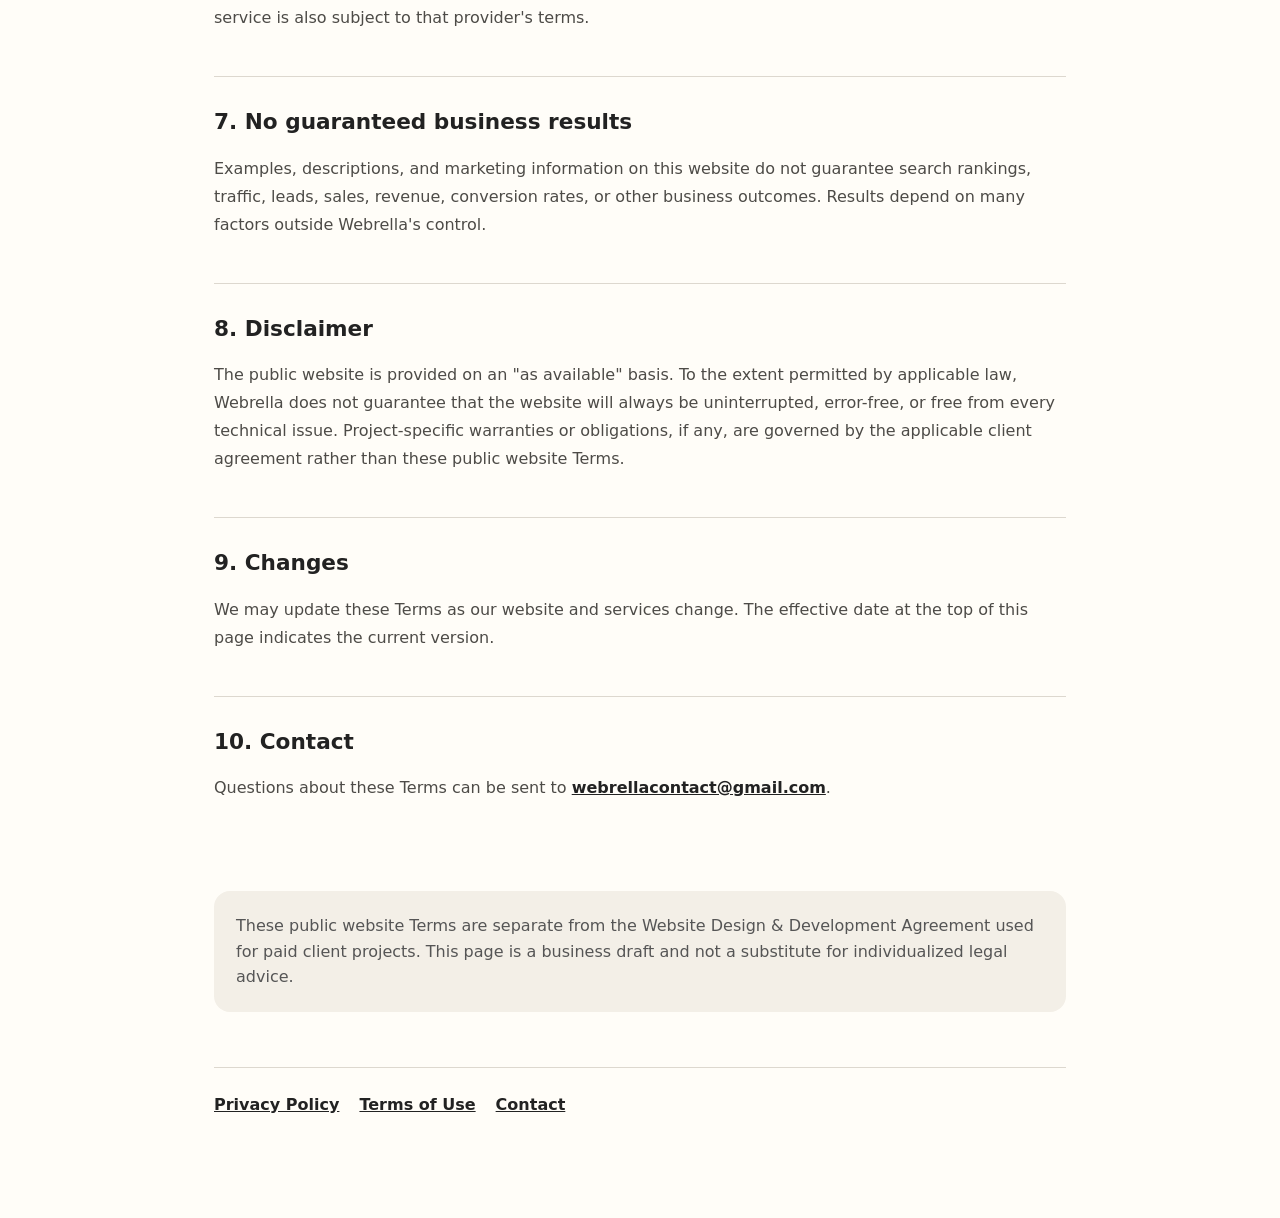
<file: terms.html>
<!doctype html><html lang="en"><head><meta charset="utf-8"><meta name="viewport" content="width=device-width,initial-scale=1"><meta name="description" content="Webrella Studio Terms of Use"><title>Terms of Use | Webrella Studio</title><link rel="stylesheet" href="css/style.css?v=20260811-2"><style>body{background:#fffdf8;color:#222}.legal-wrap{max-width:900px;margin:0 auto;padding:70px 24px 100px}.legal-top{display:flex;justify-content:space-between;align-items:center;gap:20px;margin-bottom:65px}.legal-brand{font-size:1.45rem;font-weight:900;letter-spacing:-.05em;color:#222;text-decoration:none}.legal-home{color:#222;font-weight:800;text-decoration:none;border-bottom:1px solid #222}.legal-kicker{text-transform:uppercase;letter-spacing:.15em;font-size:.72rem;font-weight:850;color:#ef3741}.legal-wrap h1{font-size:clamp(3rem,7vw,5.5rem);line-height:.92;letter-spacing:-.065em;margin:14px 0 18px}.updated{color:#777;margin-bottom:55px}.legal-section{padding:28px 0;border-top:1px solid #ddd8cf}.legal-section h2{font-size:1.35rem;margin:0 0 12px}.legal-section p,.legal-section li{line-height:1.75;color:#4d4b47}.legal-section ul{padding-left:20px}.legal-section a{color:#222;font-weight:700}.legal-note{margin-top:45px;padding:22px;border-radius:16px;background:#f3efe7;color:#555;line-height:1.6}.legal-footer{margin-top:55px;padding-top:25px;border-top:1px solid #ddd8cf;display:flex;gap:20px;flex-wrap:wrap}.legal-footer a{color:#222;font-weight:800}@media(max-width:620px){.legal-wrap{padding-top:35px}.legal-top{margin-bottom:45px}.legal-wrap h1{font-size:3.3rem}}</style></head><body><main class="legal-wrap"><div class="legal-top"><a class="legal-brand" href="index.html">webrella</a><a class="legal-home" href="index.html">Back to home ↗</a></div><p class="legal-kicker">Webrella Studio</p><h1>Terms of Use</h1><p class="updated">Effective August 11, 2026</p><section class="legal-section"><h2>1. Website use</h2><p>These Terms of Use apply to your use of the public Webrella Studio website. By using this website, you agree to use it lawfully and not to interfere with its operation, security, or availability.</p></section><section class="legal-section"><h2>2. Information on this website</h2><p>We try to keep information about our services, pricing, portfolio, and availability accurate, but website content may change. A website project is not booked merely by submitting an inquiry. Final scope, price, timeline, and project obligations are established through the proposal, Website Design & Development Agreement, invoice, or other written project documents accepted by Webrella and the client.</p></section><section class="legal-section"><h2>3. Pricing</h2><p>Prices shown on the website are starting prices or plan prices unless stated otherwise. Website projects currently start at $200. Custom requirements, additional pages, integrations, third-party services, and work outside the agreed scope may require a separate quote. Webrella Care is currently offered at $40 per month subject to its applicable service terms.</p></section><section class="legal-section"><h2>4. Portfolio and concept work</h2><p>Some projects displayed on this website are clearly identified as fictional concepts. They are design demonstrations and do not represent actual client relationships, endorsements, reviews, or business results.</p></section><section class="legal-section"><h2>5. Intellectual property</h2><p>Unless otherwise stated, the Webrella website, Webrella branding, original website copy, design presentation, graphics, and other original materials on this site belong to Webrella Studio or are used with permission. You may view the website for ordinary personal or business evaluation, but you may not copy, republish, sell, or misrepresent Webrella's original materials as your own without permission.</p></section><section class="legal-section"><h2>6. Third-party services and links</h2><p>Our website may link to or use third-party services. Webrella does not control those services and is not responsible for their availability, security, content, policies, pricing, or practices. Your use of a third-party service is also subject to that provider's terms.</p></section><section class="legal-section"><h2>7. No guaranteed business results</h2><p>Examples, descriptions, and marketing information on this website do not guarantee search rankings, traffic, leads, sales, revenue, conversion rates, or other business outcomes. Results depend on many factors outside Webrella's control.</p></section><section class="legal-section"><h2>8. Disclaimer</h2><p>The public website is provided on an "as available" basis. To the extent permitted by applicable law, Webrella does not guarantee that the website will always be uninterrupted, error-free, or free from every technical issue. Project-specific warranties or obligations, if any, are governed by the applicable client agreement rather than these public website Terms.</p></section><section class="legal-section"><h2>9. Changes</h2><p>We may update these Terms as our website and services change. The effective date at the top of this page indicates the current version.</p></section><section class="legal-section"><h2>10. Contact</h2><p>Questions about these Terms can be sent to <a href="mailto:webrellacontact@gmail.com">webrellacontact@gmail.com</a>.</p></section><div class="legal-note">These public website Terms are separate from the Website Design & Development Agreement used for paid client projects. This page is a business draft and not a substitute for individualized legal advice.</div><footer class="legal-footer"><a href="privacy.html">Privacy Policy</a><a href="terms.html">Terms of Use</a><a href="index.html#contact">Contact</a></footer></main></body></html>
</file>
<file: css/style.css>
:root{
  --ink:#171717;
  --muted:#6d6d68;
  --paper:#fffdf8;
  --white:#ffffff;
  --red:#ef3741;
  --orange:#ff7627;
  --yellow:#ffce55;
  --green:#92bd70;
  --blue:#2b7fa5;
  --soft-red:#fff0f1;
  --soft-orange:#fff3e8;
  --soft-yellow:#fff9df;
  --soft-green:#eff7e8;
  --soft-blue:#eaf5f9;
  --line:#e9e7e1;
  --container:1180px;
}

*{box-sizing:border-box}
html{scroll-behavior:smooth}
body{margin:0;background:var(--paper);color:var(--ink);font-family:Inter,ui-sans-serif,system-ui,-apple-system,BlinkMacSystemFont,"Segoe UI",sans-serif;line-height:1.55;-webkit-font-smoothing:antialiased}
img{max-width:100%;display:block}
a{color:inherit}
.container{width:min(var(--container),calc(100% - 48px));margin:0 auto}

.site-header{position:sticky;top:0;z-index:50;background:rgba(255,253,248,.9);backdrop-filter:blur(16px);border-bottom:1px solid rgba(23,23,23,.07)}
.header-inner{min-height:84px;display:flex;align-items:center;justify-content:space-between;gap:24px}
.brand{display:flex;align-items:center;text-decoration:none;width:170px;height:62px;overflow:hidden}
.brand-logo-crop{display:block;position:relative;width:170px;height:62px;overflow:hidden}
.nav-logo{position:absolute;width:225px;max-width:none;height:auto;left:50%;top:50%;transform:translate(-50%,-48%);object-fit:contain}
.site-nav ul{display:flex;align-items:center;gap:4px;list-style:none;padding:0;margin:0}
.site-nav a{display:block;padding:10px 13px;border-radius:999px;text-decoration:none;font-size:.9rem;font-weight:700;color:#40403c;transition:.2s ease}
.site-nav a:hover{background:#f0eee7;color:var(--ink)}
.site-nav .nav-cta{margin-left:8px;background:var(--ink);color:#fff;padding:11px 17px}
.site-nav .nav-cta:hover{background:#313131;color:#fff;transform:translateY(-1px)}
.nav-toggle{display:none;border:0;background:transparent;padding:8px;cursor:pointer}
.hamburger{display:block;width:23px;height:2px;background:var(--ink);position:relative}
.hamburger:before,.hamburger:after{content:"";position:absolute;left:0;width:23px;height:2px;background:var(--ink)}
.hamburger:before{top:-7px}.hamburger:after{top:7px}

.hero{position:relative;overflow:hidden;padding:92px 0 82px;background:linear-gradient(180deg,#fffdf8 0%,#fff 100%)}
.hero:before{content:"";position:absolute;width:520px;height:520px;border-radius:50%;right:-210px;top:-160px;background:radial-gradient(circle,rgba(239,55,65,.12),rgba(255,118,39,.06) 42%,transparent 70%)}
.hero:after{content:"";position:absolute;width:430px;height:430px;border-radius:50%;left:-250px;bottom:-240px;background:radial-gradient(circle,rgba(43,127,165,.12),rgba(146,189,112,.06) 48%,transparent 70%)}
.hero-rainbow-band{position:absolute;left:0;right:0;top:0;height:7px;background:linear-gradient(90deg,var(--red) 0 20%,var(--orange) 20% 40%,var(--yellow) 40% 60%,var(--green) 60% 80%,var(--blue) 80%)}
.hero-grid{position:relative;z-index:2;display:grid;grid-template-columns:1.05fr .95fr;gap:72px;align-items:center}
.eyebrow{display:inline-flex;align-items:center;gap:10px;margin:0 0 24px;font-size:.78rem;font-weight:800;letter-spacing:.08em;text-transform:uppercase;color:#595954}
.eyebrow span{width:9px;height:9px;border-radius:50%;background:var(--green);box-shadow:14px 0 0 var(--yellow),28px 0 0 var(--orange);margin-right:28px}
.hero h1{max-width:720px;margin:0;font-size:clamp(3.4rem,6vw,6.35rem);line-height:.96;letter-spacing:-.068em;font-weight:850}
.hero h1 em{font-style:normal;background:linear-gradient(90deg,var(--red),var(--orange),var(--yellow),var(--green),var(--blue));-webkit-background-clip:text;background-clip:text;color:transparent}
.hero-lead{max-width:620px;margin:28px 0 0;color:var(--muted);font-size:1.08rem}
.hero-actions{display:flex;flex-wrap:wrap;gap:12px;margin-top:32px}
.btn{display:inline-flex;align-items:center;justify-content:center;gap:12px;min-height:50px;padding:0 20px;border-radius:14px;border:0;font:inherit;font-weight:800;text-decoration:none;cursor:pointer;transition:.2s ease}
.btn:hover{transform:translateY(-2px)}
.btn-dark{background:var(--ink);color:#fff;box-shadow:0 10px 28px rgba(0,0,0,.12)}
.btn-ghost{background:#fff;border:1px solid var(--line)}
.hero-proof{display:flex;gap:28px;margin-top:38px;padding-top:24px;border-top:1px solid var(--line)}
.hero-proof div{display:flex;flex-direction:column;gap:3px}
.hero-proof strong{font-size:.86rem}.hero-proof span{font-size:.75rem;color:var(--muted)}
.hero-art{position:relative;min-height:520px;display:grid;place-items:center}
.logo-panel{position:relative;z-index:2;width:min(520px,100%);padding:28px;border:1px solid rgba(23,23,23,.08);border-radius:32px;background:rgba(255,255,255,.86);box-shadow:0 35px 80px rgba(28,28,25,.12);transform:rotate(2deg)}
.logo-panel:before{content:"";position:absolute;inset:-18px;z-index:-1;border-radius:38px;background:linear-gradient(135deg,rgba(239,55,65,.14),rgba(255,206,85,.14),rgba(43,127,165,.14));filter:blur(18px)}
.logo-panel img{width:100%;aspect-ratio:16/10;object-fit:contain}
.floating-chip{position:absolute;z-index:3;padding:12px 16px;border-radius:999px;background:#fff;border:1px solid var(--line);box-shadow:0 16px 36px rgba(0,0,0,.09);font-size:.78rem;font-weight:800}
.chip-one{left:-14px;top:70px}.chip-two{right:-12px;bottom:72px}

.marquee{overflow:hidden;border-top:1px solid var(--line);border-bottom:1px solid var(--line);background:#fff}
.marquee-track{display:flex;align-items:center;justify-content:center;gap:22px;min-width:max-content;padding:16px 28px;font-size:.75rem;font-weight:850;text-transform:uppercase;letter-spacing:.11em;color:#5d5d58}
.marquee-track i{width:8px;height:8px;border-radius:50%;background:var(--red)}
.marquee-track i:nth-of-type(2){background:var(--orange)}.marquee-track i:nth-of-type(3){background:var(--yellow)}.marquee-track i:nth-of-type(4){background:var(--green)}.marquee-track i:nth-of-type(5){background:var(--blue)}

.section{padding:120px 0}
.section-heading{margin-bottom:54px}
.split-heading,.work-heading{display:grid;grid-template-columns:1fr .72fr;gap:70px;align-items:end}
.section-kicker{margin:0 0 13px;font-size:.74rem;font-weight:900;text-transform:uppercase;letter-spacing:.13em;color:var(--red)}
.green-text{color:var(--green)}.blue-text{color:var(--blue)}
.section h2,.contact-copy h2{max-width:700px;margin:0;font-size:clamp(2.4rem,4.6vw,4.3rem);line-height:1;letter-spacing:-.058em}
.section-heading>p{margin:0;color:var(--muted);font-size:1rem}

.services-section{background:#fff}
.services-grid{display:grid;grid-template-columns:repeat(3,1fr);gap:16px}
.service-card{position:relative;min-height:350px;padding:30px;border:1px solid var(--line);border-radius:26px;overflow:hidden;transition:.22s ease}
.service-card:hover{transform:translateY(-6px);box-shadow:0 24px 55px rgba(0,0,0,.07)}
.service-card:after{content:"";position:absolute;width:180px;height:180px;border-radius:50%;right:-80px;top:-85px;opacity:.7}
.red-card{background:var(--soft-red)}.red-card:after{background:rgba(239,55,65,.14)}
.orange-card{background:var(--soft-orange)}.orange-card:after{background:rgba(255,118,39,.14)}
.yellow-card{background:var(--soft-yellow)}.yellow-card:after{background:rgba(255,206,85,.2)}
.service-icon{display:grid;place-items:center;width:44px;height:44px;border-radius:13px;background:var(--ink);color:#fff;font-size:.75rem;font-weight:900}
.service-card h3{margin:84px 0 12px;font-size:1.55rem;letter-spacing:-.04em}
.service-card p{max-width:330px;margin:0;color:#666660;font-size:.93rem}
.service-tag{position:absolute;left:30px;bottom:28px;font-size:.7rem;font-weight:850;letter-spacing:.09em;text-transform:uppercase;color:#777770}

.work-section{background:#171717;color:#fff}
.work-heading p{color:#a9a9a1}.work-heading h2{color:#fff}
.project-grid{display:grid;grid-template-columns:1.2fr .8fr;gap:18px}
.project-card{overflow:hidden;border:1px solid #2b2b2b;border-radius:26px;background:#202020}
.project-wide{grid-row:span 2}
.project-visual{position:relative;overflow:hidden;height:310px}
.project-wide .project-visual{height:520px}
.bloom-visual{display:grid;place-items:center;background:linear-gradient(135deg,#e7cdb7,#f8eadb 65%,#cf9b78)}
.browser-frame{width:72%;height:68%;border-radius:18px;background:#fffdf7;box-shadow:0 30px 70px rgba(0,0,0,.2);overflow:hidden;transform:rotate(-2deg)}
.browser-dots{height:34px;display:flex;align-items:center;gap:6px;padding:0 14px;border-bottom:1px solid #eee9e0}.browser-dots span{width:7px;height:7px;border-radius:50%;background:#d4d0c7}
.mock-site{padding:38px}.mock-nav{width:31%;height:7px;border-radius:99px;background:#413a35;margin-bottom:48px}.mock-copy{height:12px;width:62%;border-radius:99px;background:#65584e;margin-bottom:9px}.mock-copy.big{width:86%;height:18px}.mock-button{width:86px;height:28px;border-radius:9px;background:#c66e3f;margin-top:28px}
.northlight-visual{display:grid;place-items:center;background:linear-gradient(135deg,#b9c6cb,#e8ecee)}
.art-shape{position:absolute;border-radius:100px;background:#252b2e}.art-shape.one{width:120px;height:170px;transform:rotate(13deg)}.art-shape.two{width:70px;height:100px;right:22%;bottom:24%;background:#768f99}.art-line{position:absolute;width:44%;height:7px;border-radius:99px;background:#252b2e;bottom:19%}
.harbor-visual{display:flex;align-items:center;justify-content:center;gap:14px;background:linear-gradient(135deg,#d8e6d2,#a9c09d)}
.product-tile{width:72px;height:120px;border-radius:14px;background:#f7f3e7;box-shadow:0 18px 34px rgba(0,0,0,.14)}.p2{height:156px;background:#e5d9bf}.p3{height:98px;background:#cbd9c5}
.project-meta{display:grid;grid-template-columns:.75fr 1fr;gap:28px;align-items:end;padding:24px}.project-meta.compact{display:block}.project-meta span{display:block;margin-bottom:5px;color:#8d8d86;font-size:.68rem;text-transform:uppercase;letter-spacing:.11em}.project-meta h3{margin:0;font-size:1.12rem}.project-meta p{margin:0;color:#aaa9a2;font-size:.86rem}

.process-section{background:linear-gradient(180deg,#fffdf8,#f9f7f1)}
.process-heading{max-width:790px}
.process-grid{display:grid;grid-template-columns:repeat(3,1fr);gap:16px}
.process-card{position:relative;min-height:300px;padding:30px;border:1px solid var(--line);border-radius:24px;background:#fff}
.step-number{font-size:.72rem;font-weight:900;color:#93938c}.step-dot{width:42px;height:42px;border-radius:50%;margin:72px 0 22px}.step-dot.red{background:var(--red)}.step-dot.yellow{background:var(--yellow)}.step-dot.blue{background:var(--blue)}
.process-card h3{margin:0 0 10px;font-size:1.28rem}.process-card p{margin:0;color:var(--muted);font-size:.9rem}

.about-section{background:#fff}
.about-grid{display:grid;grid-template-columns:.9fr 1fr;gap:80px;align-items:center}
.about-logo-card{display:grid;place-items:center;min-height:480px;padding:38px;border-radius:34px;background:linear-gradient(135deg,var(--soft-red),var(--soft-yellow) 47%,var(--soft-blue));border:1px solid var(--line)}
.about-logo-card img{width:88%;object-fit:contain}
.about-copy h2{max-width:650px;margin:0 0 26px;font-size:clamp(2.5rem,4.8vw,4.5rem);line-height:1;letter-spacing:-.06em}.about-copy>p:not(.section-kicker){max-width:620px;margin:0 0 17px;color:var(--muted);font-size:1rem}
.text-link{display:inline-flex;gap:9px;margin-top:14px;padding-bottom:4px;border-bottom:1px solid var(--ink);font-weight:850;text-decoration:none}

.contact-section{padding:100px 0;background:linear-gradient(135deg,var(--red),var(--orange) 30%,var(--yellow) 58%,var(--green) 78%,var(--blue))}
.contact-shell{display:grid;grid-template-columns:.9fr 1fr;gap:70px;padding:68px;border-radius:34px;background:#171717;color:#fff;box-shadow:0 32px 80px rgba(0,0,0,.18)}
.contact-kicker{color:#ffcf59}.contact-copy h2{color:#fff}.contact-copy>p:last-child{max-width:500px;margin:25px 0 0;color:#aaa9a2}
.contact-form{display:grid;gap:16px}.form-grid{display:grid;grid-template-columns:1fr 1fr;gap:14px}.form-row{display:flex;flex-direction:column}.form-row label{margin-bottom:7px;color:#b9b9b2;font-size:.76rem;font-weight:800}.form-row input,.form-row textarea{width:100%;border:1px solid #383838;border-radius:12px;background:#222;color:#fff;padding:13px 14px;font:inherit;outline:0}.form-row input:focus,.form-row textarea:focus{border-color:#fff}.form-row textarea{resize:vertical}.form-actions{margin-top:2px}.btn-light{background:#fff;color:var(--ink)}

.site-footer{padding:58px 0 30px;background:#111;color:#fff}
.footer-grid{display:grid;grid-template-columns:1fr auto;gap:36px;align-items:start}
.footer-branding{min-width:260px}
.footer-mark{display:flex;align-items:center;gap:18px}
.footer-umbrella{display:block;position:relative;width:92px;height:72px;overflow:hidden;flex:0 0 auto}
.footer-umbrella img{position:absolute;width:150px;max-width:none;height:auto;left:50%;top:47%;transform:translate(-50%,-38%)}
.footer-wordmark{display:flex;flex-direction:column;gap:5px}
.footer-wordmark strong{color:#fff;font-size:1.55rem;line-height:1;font-weight:850;letter-spacing:-.045em}
.footer-wordmark span{color:#fff;font-size:.58rem;line-height:1.25;font-weight:700;letter-spacing:.14em;text-transform:uppercase;opacity:.92}
.footer-links{display:grid;grid-template-columns:repeat(2,auto);gap:10px 28px}.footer-links a{text-decoration:none;color:#aaa9a3;font-size:.88rem}.footer-links a:hover{color:#fff}.footer-bottom{grid-column:1/-1;display:flex;justify-content:space-between;align-items:center;padding-top:24px;border-top:1px solid #2a2a2a;color:#76766f;font-size:.75rem}

@media (max-width:980px){
  .hero-grid,.about-grid,.contact-shell,.split-heading,.work-heading{grid-template-columns:1fr}
  .hero-art{min-height:450px}.services-grid,.process-grid{grid-template-columns:1fr}.service-card{min-height:300px}.service-card h3{margin-top:55px}.project-grid{grid-template-columns:1fr}.project-wide{grid-row:auto}.project-wide .project-visual{height:440px}.contact-shell{gap:42px}.about-logo-card{min-height:390px}
}

@media (max-width:720px){
  .container{width:min(var(--container),calc(100% - 30px))}
  .header-inner{min-height:74px}.brand,.brand-logo-crop{width:145px;height:54px}.nav-logo{width:198px}.nav-toggle{display:block}.site-nav{display:none;position:absolute;top:74px;left:0;right:0;background:#fffdf8;border-bottom:1px solid var(--line);padding:14px 15px 20px}.site-nav.open{display:block}.site-nav ul{flex-direction:column;align-items:stretch}.site-nav a{padding:12px}.site-nav .nav-cta{margin-left:0;text-align:center}
  .hero{padding:68px 0 58px}.hero-grid{gap:35px}.hero h1{font-size:clamp(3rem,14vw,4.5rem)}.hero-proof{gap:14px;flex-wrap:wrap}.hero-proof div{min-width:90px}.hero-art{min-height:340px}.logo-panel{padding:18px;border-radius:24px}.floating-chip{font-size:.68rem;padding:9px 11px}.chip-one{left:-5px;top:32px}.chip-two{right:-4px;bottom:36px}
  .section{padding:82px 0}.section h2,.contact-copy h2,.about-copy h2{font-size:clamp(2.35rem,11vw,3.4rem)}.project-visual,.project-wide .project-visual{height:300px}.browser-frame{width:85%;height:70%}.mock-site{padding:25px}.mock-nav{margin-bottom:35px}.project-meta{grid-template-columns:1fr;gap:10px}.about-logo-card{min-height:300px;padding:24px}.contact-section{padding:55px 0}.contact-shell{padding:34px 22px;border-radius:24px}.form-grid{grid-template-columns:1fr}.footer-grid{grid-template-columns:1fr}.footer-links{grid-template-columns:repeat(2,1fr)}.footer-bottom{flex-direction:column;align-items:flex-start;gap:7px}.footer-mark{align-items:center}.footer-wordmark strong{font-size:1.35rem}
}
</file>
<file: css/process.css>
.process-section{background:linear-gradient(180deg,#f7fbfd 0%,#fffdf8 100%);overflow:hidden}
.process-heading{max-width:850px;margin-bottom:64px}
.process-heading h2{max-width:800px}
.process-timeline{position:relative;display:grid;grid-template-columns:repeat(4,1fr);gap:18px}
.process-timeline:before{content:"";position:absolute;left:7%;right:7%;top:37px;height:3px;background:linear-gradient(90deg,var(--red),var(--orange),var(--yellow),var(--green),var(--blue));border-radius:99px;opacity:.7}
.process-step{position:relative;padding-top:78px}
.process-node{position:absolute;top:18px;left:28px;z-index:2;width:40px;height:40px;border:7px solid #fff;border-radius:50%;box-shadow:0 5px 18px rgba(0,0,0,.12)}
.process-step:nth-child(1) .process-node{background:var(--red)}
.process-step:nth-child(2) .process-node{background:var(--orange)}
.process-step:nth-child(3) .process-node{background:var(--green)}
.process-step:nth-child(4) .process-node{background:var(--blue)}
.process-card-detailed{height:100%;min-height:390px;padding:30px 27px 28px;background:#fff;border:1px solid var(--line);border-radius:24px;box-shadow:0 14px 40px rgba(23,23,23,.045);transition:transform .2s ease,box-shadow .2s ease}
.process-card-detailed:hover{transform:translateY(-5px);box-shadow:0 22px 48px rgba(23,23,23,.08)}
.process-number{display:block;margin-bottom:46px;font-size:.72rem;font-weight:900;letter-spacing:.14em;color:#8b8b84}
.process-card-detailed h3{margin:0 0 15px;font-size:1.35rem;line-height:1.12;letter-spacing:-.035em}
.process-card-detailed p{margin:0;color:var(--muted);font-size:.91rem;line-height:1.7}
.process-step:nth-child(1) .process-card-detailed{border-top:4px solid var(--red)}
.process-step:nth-child(2) .process-card-detailed{border-top:4px solid var(--orange)}
.process-step:nth-child(3) .process-card-detailed{border-top:4px solid var(--green)}
.process-step:nth-child(4) .process-card-detailed{border-top:4px solid var(--blue)}
@media(max-width:950px){.process-timeline{grid-template-columns:repeat(2,1fr);gap:24px}.process-timeline:before{display:none}.process-step{padding-top:50px}.process-node{top:0}.process-card-detailed{min-height:330px}.process-number{margin-bottom:28px}}
@media(max-width:620px){.process-heading{margin-bottom:42px}.process-timeline{grid-template-columns:1fr}.process-step{padding-top:44px}.process-card-detailed{min-height:0;padding:26px 24px}.process-number{margin-bottom:24px}.process-node{left:24px;width:34px;height:34px;border-width:6px}}
</file>
<file: css/pages.css>
@import url('about-scroll.css');
.page-hero{padding:90px 0 70px;background:linear-gradient(180deg,#fffdf8,#fff)}.page-hero .section-kicker{margin-bottom:14px}.page-hero h1{max-width:900px;margin:0;font-size:clamp(3rem,6vw,5.6rem);line-height:.96;letter-spacing:-.065em}.pricing-page .page-hero h1{max-width:none;white-space:nowrap;font-size:clamp(2.8rem,5.2vw,5.1rem)}.page-hero p{max-width:720px;margin:24px 0 0;color:var(--muted);font-size:1.08rem}.home-preview{padding:95px 0}.home-preview.alt{background:#fff}.preview-grid{display:grid;grid-template-columns:1fr .9fr;gap:60px;align-items:center}.preview-card{padding:34px;border:1px solid var(--line);border-radius:28px;background:#fff;box-shadow:0 18px 50px rgba(0,0,0,.05)}.preview-card h3{margin:0 0 12px;font-size:2rem;letter-spacing:-.045em}.preview-card p{margin:0 0 24px;color:var(--muted)}.preview-list{list-style:none;padding:0;margin:0 0 26px;display:grid;gap:10px}.preview-list li{padding-left:24px;position:relative}.preview-list li:before{content:'✓';position:absolute;left:0;color:var(--green);font-weight:900}.mini-founders{display:grid;grid-template-columns:1fr 1fr;gap:18px}.mini-founder{overflow:hidden;border-radius:24px;border:1px solid var(--line);background:#fff}.mini-founder img{width:100%;aspect-ratio:4/3;object-fit:cover;object-position:center top}.mini-founder div{padding:18px}.mini-founder h3{margin:0;font-size:1.2rem}.mini-founder p{margin:5px 0 0;color:var(--muted);font-size:.86rem}.page-cta{padding:90px 0;background:linear-gradient(135deg,var(--red),var(--orange) 30%,var(--yellow) 58%,var(--green) 78%,var(--blue))}.page-cta-inner{padding:48px;border-radius:30px;background:#171717;color:#fff;display:flex;justify-content:space-between;align-items:center;gap:32px}.page-cta h2{margin:0;max-width:650px;font-size:clamp(2.2rem,4.5vw,4rem);line-height:1;letter-spacing:-.055em}.page-cta p{margin:14px 0 0;color:#b8b8b1}.about-page .team-section{padding-top:80px}.pricing-page .pricing-section{padding-top:80px}.pricing-page .faq-question{font-size:1.18rem;padding:28px 30px}.pricing-page .faq-answer{font-size:1.02rem;padding:0 30px 28px}.pricing-page .faq-item{border-radius:22px}.pricing-page .faq-plus{width:36px;height:36px;flex-basis:36px;font-size:1.4rem}.pricing-page .faq-list{gap:16px}
.about-page .header-inner,.pricing-page .header-inner{min-height:108px}.about-page .brand,.pricing-page .brand{width:180px;height:92px;overflow:visible;flex:0 0 180px;display:flex;align-items:center}.about-page .header-mark,.pricing-page .header-mark{display:block;width:160px;height:90px;overflow:visible}

/* Stonecrest portfolio caption — same hierarchy as Marea, with fallback for pre-JS markup */
#work .stonecrest-showcase-card>.stonecrest-link{height:auto!important;min-height:0!important;display:block!important}
#work .stonecrest-showcase-meta,#work .stonecrest-meta{display:grid!important;grid-template-columns:1fr 1fr!important;gap:56px!important;align-items:center!important;padding:34px 38px!important;min-height:180px!important;background:#1f1f1f!important;color:#fff!important;border-radius:0 0 28px 28px!important}
#work .stonecrest-project-title,#work .stonecrest-meta>div{display:block!important;visibility:visible!important;opacity:1!important;justify-self:start!important;width:100%!important;max-width:390px!important}
#work .stonecrest-project-title>span,#work .stonecrest-meta>div>span{display:block!important;margin:0 0 12px!important;color:#aaa49b!important;font-size:.72rem!important;font-weight:500!important;letter-spacing:.12em!important;text-transform:uppercase!important;line-height:1.2!important}
#work .stonecrest-project-title h3,#work .stonecrest-meta>div>h3{display:block!important;margin:0!important;color:#fff!important;font-size:1.35rem!important;font-weight:800!important;line-height:1.15!important;letter-spacing:-.02em!important}
#work .stonecrest-project-copy{justify-self:end!important;width:100%!important;max-width:390px!important;display:flex!important;flex-direction:column!important;align-items:flex-start!important;gap:15px!important;visibility:visible!important;opacity:1!important}
#work .stonecrest-project-copy p{margin:0!important;color:#c3c0bb!important;font-size:1rem!important;line-height:1.55!important}
#work .stonecrest-showcase-meta .project-live-link,#work .stonecrest-meta>a{justify-self:start!important;align-self:flex-start!important;color:#fff!important;text-decoration:none!important;font-size:.75rem!important;font-weight:850!important;border-bottom:1px solid rgba(255,255,255,.5)!important;padding-bottom:3px!important}

/* Stonecrest preview framing: show the top project label and the full hero headline together. */
#work .stonecrest-preview-wrap iframe{width:200%!important;height:2200px!important;top:-24px!important;transform:scale(.5)!important;transform-origin:top left!important}
@media(max-width:1120px){#work .stonecrest-preview-wrap iframe{width:217.4%!important;height:2250px!important;top:-20px!important;transform:scale(.46)!important}}

@media(max-width:900px){.preview-grid,.page-cta-inner{grid-template-columns:1fr;display:grid}.mini-founders{grid-template-columns:1fr 1fr}.pricing-page .page-hero h1{white-space:normal}}@media(max-width:720px){.about-page .header-inner,.pricing-page .header-inner{min-height:96px}.about-page .brand,.pricing-page .brand{width:145px;height:82px;flex-basis:145px}.about-page .header-mark,.pricing-page .header-mark{width:135px;height:80px}.about-page .site-nav,.pricing-page .site-nav{top:96px!important}#work .stonecrest-showcase-meta,#work .stonecrest-meta{grid-template-columns:1fr!important;gap:18px!important;align-items:start!important;padding:28px 24px!important}#work .stonecrest-project-title,#work .stonecrest-project-copy,#work .stonecrest-meta>div{max-width:none!important;justify-self:start!important}#work .stonecrest-meta>a{justify-self:start!important}}@media(max-width:760px){#work .stonecrest-preview-wrap iframe{width:277.78%!important;height:2400px!important;top:-14px!important;transform:scale(.36)!important}}@media(max-width:620px){.page-hero{padding:68px 0 54px}.home-preview{padding:72px 0}.preview-grid{gap:28px}.mini-founders{grid-template-columns:1fr}.page-cta{padding:55px 0}.page-cta-inner{padding:30px 22px}.pricing-page .faq-question{font-size:1.05rem;padding:22px 20px}.pricing-page .faq-answer{font-size:.97rem;padding:0 20px 22px}}
</file>
<file: marea/style.css>
:root{--cream:#fff3dc;--brown:#32150d;--pink:#f43b68;--orange:#ff681e;--yellow:#ffbe28;--lime:#c3c53a;--teal:#43bbae;--paper:#fff8e9}*{box-sizing:border-box}html{scroll-behavior:smooth}body{margin:0;background:var(--cream);color:var(--brown);font-family:'DM Sans',sans-serif;overflow-x:hidden}.noise{position:fixed;inset:0;pointer-events:none;opacity:.045;z-index:100;background-image:url("data:image/svg+xml,%3Csvg viewBox='0 0 180 180' xmlns='http://www.w3.org/2000/svg'%3E%3Cfilter id='n'%3E%3CfeTurbulence type='fractalNoise' baseFrequency='.75' numOctaves='3' stitchTiles='stitch'/%3E%3C/filter%3E%3Crect width='100%25' height='100%25' filter='url(%23n)' opacity='.8'/%3E%3C/svg%3E")}.site-header{height:88px;padding:0 6vw;display:flex;align-items:center;gap:45px;position:sticky;top:0;z-index:50;background:rgba(255,243,220,.94);backdrop-filter:blur(12px);border-bottom:1px solid rgba(50,21,13,.12)}.logo{font-family:'Shrikhand',cursive;font-size:2.2rem;line-height:.7;color:var(--brown);text-decoration:none;transform:rotate(-2deg)}.logo small{display:block;font-family:'DM Sans';font-size:.62rem;letter-spacing:.35em;text-align:center;margin-top:8px}.site-nav{margin-left:auto;display:flex;align-items:center;gap:14px}.site-nav a{color:var(--brown);font-size:.78rem;text-transform:uppercase;font-weight:900;text-decoration:none;padding:12px 7px;position:relative;white-space:nowrap}.site-nav a:not(.reserve):after{content:"";position:absolute;height:3px;left:7px;right:100%;bottom:5px;background:var(--pink);transition:.25s}.site-nav a:hover:after,.site-nav .active:after{right:7px}.site-nav .reserve{background:var(--pink);color:#fff;border-radius:999px;padding:14px 22px;margin-left:10px;transition:.2s}.site-nav .reserve:hover{transform:rotate(2deg) scale(1.04)}.nav-toggle{display:none;margin-left:auto;border:0;background:none;font-size:1.5rem}.hero{min-height:620px;display:grid;grid-template-columns:1.05fr .95fr;position:relative;overflow:hidden;border-bottom:2px solid var(--brown)}.hero-copy{padding:78px 3vw 65px 7vw;z-index:2;display:flex;flex-direction:column;justify-content:center}.eyebrow{text-transform:uppercase;letter-spacing:.14em;font-size:.7rem;font-weight:900}.hero h1{font-size:clamp(4.7rem,8vw,9.3rem);line-height:.7;letter-spacing:-.075em;margin:20px 0 26px;font-weight:900}.hero h1 span{display:block;font-family:'Shrikhand';font-size:.42em;line-height:1.05;color:var(--pink);letter-spacing:.01em;transform:rotate(-2deg);margin:12px 0 10px 4vw}.hero h1 i{font-style:normal;color:var(--lime);font-size:.3em;margin-left:10px}.hero-lead{font-size:1.08rem;line-height:1.55;max-width:400px;margin:0 0 25px}.cta{display:inline-flex;align-items:center;justify-content:center;align-self:flex-start;padding:14px 22px;border-radius:7px;color:var(--brown);font-size:.78rem;text-transform:uppercase;font-weight:900;text-decoration:none;box-shadow:4px 4px 0 rgba(50,21,13,.15);transition:.2s}.cta:hover{transform:translateY(-4px) rotate(-1deg);box-shadow:7px 7px 0 var(--brown)}.cta b{margin-left:20px}.yellow{background:var(--yellow)}.hero-art{position:relative;min-height:620px;transition:transform .15s ease}.pink-blob{position:absolute;width:125%;height:115%;left:10%;top:7%;background:var(--pink);border-radius:48% 0 0 42%;transform:rotate(-8deg)}.drink-wrap{position:absolute;left:12%;right:0;bottom:0;height:90%;display:flex;align-items:flex-end;justify-content:center}.drink{position:relative;width:245px;height:360px;border:4px solid var(--brown);border-radius:10px 10px 35px 35px;background:linear-gradient(105deg,#f5d7a5 8%,#7b351b 24%,#fff0cb 40%,#9b4c25 58%,#f8dba7 72%,#68301b 90%);box-shadow:15px 16px 0 rgba(50,21,13,.15);display:flex;flex-direction:column;align-items:center;justify-content:center;z-index:4;transform:rotate(-2deg)}.drink strong{font-family:'Shrikhand';font-size:2.5rem}.drink small{font-weight:900;letter-spacing:.35em}.ice{position:absolute;z-index:5;font-size:5rem;top:30px;color:#fff;text-shadow:2px 2px 0 #d6c5a9;letter-spacing:-.5em;transform:rotate(-12deg)}.cream-swirl{position:absolute;inset:20px;border-radius:20px;box-shadow:inset 25px 0 20px rgba(255,245,210,.3)}.plate-pastry{position:absolute;right:-10px;bottom:10px;font-size:9rem;z-index:5;filter:drop-shadow(8px 8px 3px rgba(50,21,13,.2));transform:rotate(10deg)}.vibe-sticker{position:absolute;right:5%;top:25%;z-index:6;width:145px;height:145px;border-radius:45% 55% 48% 52%;display:grid;place-items:center;text-align:center;background:var(--teal);color:#fff;font-weight:900;font-size:1.05rem;transform:rotate(5deg);transition:.25s}.hecho{position:absolute;z-index:7;left:8%;bottom:9%;width:100px;height:100px;border-radius:50%;background:var(--pink);border:3px solid var(--brown);display:grid;place-items:center;text-align:center;color:#fff;font-weight:900;transform:rotate(-8deg);box-shadow:5px 5px 0 var(--brown)}.rays{position:absolute;z-index:5;left:18%;top:11%;font-size:5rem;color:var(--yellow);animation:spin 9s linear infinite}.hero-art:hover .vibe-sticker{transform:rotate(-4deg) scale(1.07)}.ticker{background:var(--brown);color:var(--cream);overflow:hidden}.ticker-track{display:flex;gap:24px;align-items:center;min-width:max-content;padding:10px 0;font-size:.72rem;font-weight:900;animation:marquee 20s linear infinite}.ticker span:nth-of-type(odd){color:var(--yellow)}.brand-cards{padding:22px 5vw;display:grid;grid-template-columns:repeat(3,1fr) .72fr;gap:18px;background:var(--paper)}.brand-card{height:260px;border-radius:15px;display:grid;grid-template-columns:1fr .85fr;padding:25px;overflow:hidden;position:relative;transition:.25s}.brand-card:hover{transform:translateY(-7px) rotate(-.5deg);box-shadow:9px 10px 0 var(--brown)}.brand-card h3{font-size:1.7rem;line-height:.9;margin:0 0 20px}.brand-card p{font-size:.76rem;line-height:1.5}.brand-card a{position:absolute;bottom:22px;color:var(--brown);font-size:.7rem;font-weight:900;text-decoration:none}.orange{background:var(--orange)}.lime{background:var(--lime)}.teal{background:var(--teal)}.mini-art{align-self:end;justify-self:center;font-size:6rem;filter:drop-shadow(5px 7px 0 rgba(50,21,13,.15));transition:.25s}.brand-card:hover .mini-art{transform:scale(1.1) rotate(5deg)}.coupon{background:#fff3d8;border:1px solid rgba(50,21,13,.15);box-shadow:3px 5px 12px rgba(50,21,13,.12);padding:25px 18px;text-align:center;display:flex;flex-direction:column;gap:10px;align-items:center;justify-content:center;transform:rotate(1deg)}.coupon em{font-family:'Shrikhand';font-size:2rem;font-weight:400}.coupon strong{font-size:1rem}.coupon span{font-size:.7rem}.coupon a{background:var(--brown);color:#fff;border-radius:999px;padding:10px 20px;font-size:.7rem;font-weight:900;text-decoration:none}.menu-section{padding:65px 5vw 75px;background:var(--cream);position:relative}.menu-intro{position:absolute;left:5vw;top:55px;width:130px}.menu-intro h2{font-size:2.7rem;line-height:.82;margin:0}.menu-intro h2 span{color:var(--pink);font-family:'Shrikhand';font-weight:400}.menu-intro p{font-family:'Shrikhand';font-size:1.3rem;transform:rotate(-8deg)}.categories{margin-left:160px;display:flex;align-items:end;justify-content:space-between;border-bottom:1px solid rgba(50,21,13,.15);padding-bottom:20px}.categories button{border:0;background:none;color:var(--brown);font-weight:900;cursor:pointer;display:flex;flex-direction:column;align-items:center;gap:7px;font-size:1.3rem;position:relative}.categories button span{font-size:.7rem;text-transform:uppercase}.categories .selected:after{content:"";position:absolute;height:4px;background:var(--pink);left:0;right:0;bottom:-21px}.categories a{color:var(--brown);font-size:.72rem;font-weight:900;text-transform:uppercase}.menu-carousel{margin:25px 0 0 160px;display:grid;grid-template-columns:repeat(5,1fr);gap:14px}.menu-carousel article{background:#fff9ed;border-radius:8px;overflow:hidden;box-shadow:0 4px 13px rgba(50,21,13,.08);transition:.25s}.menu-carousel article:hover{transform:translateY(-8px) rotate(1deg);box-shadow:8px 10px 0 var(--brown)}.food-photo{height:180px;display:grid;place-items:center;font-size:6rem;background:linear-gradient(145deg,#d9b58e,#6b3b21);overflow:hidden}.breakfast-photo{background:linear-gradient(145deg,#8d5325,#d6b35a)}.cold-photo{background:linear-gradient(145deg,#d9b482,#6d321c)}.pastry-photo{background:linear-gradient(145deg,#e4b665,#7b461e)}.jamaica-photo{background:linear-gradient(145deg,#e85278,#f7b1a0)}.menu-carousel h3{font-size:.82rem;text-transform:uppercase;margin:16px 15px 8px;line-height:1}.menu-carousel p{font-size:.7rem;line-height:1.4;margin:0 15px 10px;min-height:58px}.menu-carousel strong{display:block;color:var(--pink);font-size:1rem;margin:0 15px 17px}.story-section{min-height:430px;background:var(--brown);color:var(--cream);display:grid;grid-template-columns:1.1fr 1fr .55fr;gap:30px;padding:35px 5vw;align-items:center;overflow:hidden}.cafe-scene{height:330px;border-radius:4px;position:relative;background:radial-gradient(circle at 65% 30%,#775229,#1d120d 55%);box-shadow:inset 0 -80px 60px rgba(0,0,0,.45);overflow:hidden}.neon{position:absolute;left:35px;top:45px;font-size:2rem;font-weight:900;color:#ff506f;text-shadow:0 0 8px #ff506f,0 0 18px #ff506f}.neon span{color:var(--yellow);font-family:'Shrikhand';font-weight:400}.counter{position:absolute;bottom:25px;right:30px;font-size:2.8rem}.story-copy .script{font-family:'Shrikhand';margin:0;font-size:1.2rem}.story-copy h2{font-size:2.8rem;line-height:.9;margin:10px 0 20px}.story-copy h2 span{color:var(--pink)}.story-copy>p:not(.script){font-size:.76rem;line-height:1.65;max-width:520px}.polaroid{background:#fff4df;color:var(--brown);padding:10px 10px 18px;transform:rotate(5deg);box-shadow:8px 8px 0 rgba(0,0,0,.2)}.polaroid-photo{height:180px;background:linear-gradient(140deg,#3b281b,#967246);display:grid;place-items:center;font-size:3.5rem;text-align:center}.polaroid em{font-family:'Shrikhand';display:block;text-align:center;margin-top:10px}.visit-section{padding:42px 7vw;display:grid;grid-template-columns:1fr 1.2fr 1fr .65fr;gap:40px;align-items:start;background:var(--paper)}.visit-section h3{color:var(--pink);font-size:1rem}.visit-section p{font-size:.75rem;line-height:1.7}.visit-section a{font-size:.7rem;color:var(--brown);font-weight:900}.socials{display:flex;gap:10px}.socials span{width:30px;height:30px;border-radius:50%;background:var(--brown);color:#fff;display:grid;place-items:center;font-weight:900}.thanks{background:var(--teal);color:#fff;padding:22px;border-radius:45% 55%;font-weight:900;text-align:center;transform:rotate(8deg)}footer{padding:18px 5vw;background:var(--brown);color:#fff;display:flex;justify-content:space-between;gap:20px;font-size:.65rem}footer a{color:#fff;text-decoration:none}footer b{color:var(--lime)}@keyframes spin{to{transform:rotate(360deg)}}@keyframes marquee{to{transform:translateX(-45%)}}@media(max-width:1050px){.site-nav{gap:4px}.site-nav a{font-size:.68rem}.hero{grid-template-columns:1fr}.hero-art{min-height:500px}.hero-copy{padding-bottom:20px}.brand-cards{grid-template-columns:1fr 1fr}.menu-carousel{grid-template-columns:repeat(3,1fr)}.story-section{grid-template-columns:1fr 1fr}.polaroid{display:none}.visit-section{grid-template-columns:1fr 1fr}}@media(max-width:760px){.site-header{height:74px;padding:0 20px}.logo{font-size:1.8rem}.nav-toggle{display:block}.site-nav{display:none;position:absolute;left:0;right:0;top:74px;background:var(--cream);padding:18px;flex-direction:column;align-items:stretch;border-bottom:2px solid var(--brown)}.site-nav.open{display:flex}.site-nav a{text-align:center;font-size:.78rem}.site-nav .reserve{margin:5px 0}.hero{min-height:auto}.hero-copy{padding:55px 22px 25px}.hero h1{font-size:clamp(4rem,20vw,6.2rem)}.hero-art{min-height:440px}.drink{width:190px;height:285px}.ice{font-size:3.8rem}.plate-pastry{font-size:6rem}.vibe-sticker{width:110px;height:110px;font-size:.8rem}.brand-cards{grid-template-columns:1fr;padding:18px}.brand-card{height:240px}.coupon{min-height:220px}.menu-section{padding:60px 20px}.menu-intro{position:static;width:auto;margin-bottom:35px}.categories{margin:0;overflow-x:auto;gap:28px;justify-content:flex-start}.categories button{min-width:80px}.categories a{min-width:110px}.menu-carousel{margin:25px 0 0;display:flex;overflow-x:auto;padding-bottom:15px}.menu-carousel article{min-width:245px}.story-section{grid-template-columns:1fr;padding:25px 20px 55px}.story-copy h2{font-size:2.4rem}.visit-section{grid-template-columns:1fr;padding:40px 22px}.thanks{max-width:160px}footer{flex-direction:column;align-items:flex-start}.pink-blob{left:-5%;width:120%}}@media(prefers-reduced-motion:reduce){*{animation:none!important;transition:none!important}}
</file>
<file: nexora/style.css>
@import url('https://fonts.googleapis.com/css2?family=DM+Mono:wght@300;400;500&family=Space+Grotesk:wght@400;500;600;700&display=swap');
:root{--bg:#050705;--panel:#0c100c;--green:#b7ff32;--green2:#d7ff88;--off:#eff4e8;--muted:#8e978b;--line:#202820}*{box-sizing:border-box}html{scroll-behavior:smooth}body{margin:0;background:var(--bg);color:var(--off);font-family:'Space Grotesk',Arial,sans-serif;cursor:none;overflow-x:hidden}a,button{cursor:none}.micro{font:500 .68rem/1 'DM Mono',monospace;letter-spacing:.14em;color:var(--green);text-transform:uppercase}.topbar{position:fixed;z-index:100;top:0;left:0;right:0;height:72px;display:grid;grid-template-columns:auto auto 1fr auto;align-items:center;gap:30px;padding:0 28px;border-bottom:1px solid var(--line);background:rgba(5,7,5,.82);backdrop-filter:blur(18px)}.logo,.footer-logo{font-weight:700;letter-spacing:-.06em;font-size:1.4rem;text-decoration:none}.logo span{color:var(--green)}.status{display:flex;align-items:center;gap:8px;font:400 .6rem 'DM Mono',monospace;color:var(--muted);text-transform:uppercase}.status i,.hero-metrics i,footer i,.ai-panel small i{width:7px;height:7px;border-radius:50%;background:var(--green);box-shadow:0 0 15px var(--green);animation:pulse 1.4s infinite}.status b{color:var(--off);font-weight:400}.topbar nav{justify-self:end;display:flex;gap:28px}.topbar nav a,.access{font:500 .66rem 'DM Mono',monospace;text-transform:uppercase;text-decoration:none;letter-spacing:.08em}.topbar nav a{color:#aeb5aa}.topbar nav a:hover{color:var(--green)}.access{padding:12px 15px;background:var(--green);color:#050705}.dock{position:fixed;z-index:70;right:18px;top:50%;transform:translateY(-50%);display:grid;gap:8px}.dock a{display:flex;justify-content:flex-end;align-items:center;gap:8px;color:#687065;text-decoration:none}.dock span{font:500 .55rem 'DM Mono',monospace}.dock b{max-width:0;overflow:hidden;white-space:nowrap;font:500 .55rem 'DM Mono',monospace;transition:.25s}.dock a:hover,.dock a.active{color:var(--green)}.dock a:hover b,.dock a.active b{max-width:70px}.hero{position:relative;min-height:100vh;padding:130px 7vw 72px;overflow:hidden;border-bottom:1px solid var(--line)}#networkCanvas{position:absolute;inset:0;width:100%;height:100%}.hero-noise{position:absolute;inset:0;pointer-events:none;background-image:linear-gradient(rgba(183,255,50,.035) 1px,transparent 1px),linear-gradient(90deg,rgba(183,255,50,.035) 1px,transparent 1px);background-size:42px 42px;mask-image:linear-gradient(to bottom,black,transparent 90%)}.hero-copy{position:relative;z-index:2;max-width:1000px}.hero h1{margin:26px 0 30px;font-size:clamp(4.2rem,10vw,10rem);line-height:.75;letter-spacing:-.08em}.hero h1 span,.hero h1 em{display:block}.hero h1 span:nth-child(2){margin-left:13vw}.hero h1 em{margin-left:28vw;color:var(--green);font-style:normal}.hero-lead{max-width:550px;margin-left:48vw;color:#a7afa3;line-height:1.7;font-size:1rem}.hero-metrics{position:absolute;z-index:3;left:7vw;bottom:65px;display:grid;grid-template-columns:repeat(3,minmax(180px,1fr));width:min(760px,60vw);border-top:1px solid #2a342a}.hero-metrics article{padding:18px 22px 16px 0;border-right:1px solid #202820}.hero-metrics article:not(:first-child){padding-left:20px}.hero-metrics span{display:block;margin-bottom:10px;color:#667064;font:400 .55rem 'DM Mono',monospace;letter-spacing:.08em}.hero-metrics strong{display:flex;align-items:center;gap:7px;font:500 .8rem 'DM Mono',monospace}.hero-metrics article:nth-child(2) strong,.hero-metrics article:nth-child(3) strong{font-size:1.45rem;color:var(--green)}.hero-metrics small{display:block;margin-top:4px;color:#7b8478;font:400 .55rem 'DM Mono',monospace}.node-label{position:absolute;z-index:2;padding:7px 9px;border:1px solid rgba(183,255,50,.35);background:rgba(5,7,5,.75);color:var(--green);font:500 .56rem 'DM Mono',monospace;letter-spacing:.08em}.n1{left:67%;top:22%}.n2{left:82%;top:39%}.n3{left:57%;top:45%}.n4{left:74%;top:62%}.n5{left:88%;top:73%}.scroll-cue{position:absolute;right:6vw;bottom:44px;color:#6e776b;font:500 .56rem 'DM Mono',monospace;letter-spacing:.1em}.scroll-cue span{color:var(--green);margin-left:8px}.workflow-section{min-height:1100px;display:grid;grid-template-columns:.8fr 1.2fr;gap:7vw;padding:130px 8vw;background:#080b08}.workflow-intro{position:sticky;top:120px;height:max-content}.workflow-intro h2,.engine-head h2,.terminal-copy h2{margin:22px 0;font-size:clamp(3rem,6vw,6.8rem);line-height:.82;letter-spacing:-.07em}.workflow-intro>p:last-child{max-width:460px;color:var(--muted);line-height:1.7}.workflow-track{position:relative;padding:70px 0}.workflow-line{position:absolute;left:27px;top:95px;bottom:110px;width:2px;background:#1b231b}.workflow-line span{display:block;width:100%;height:0;background:var(--green);box-shadow:0 0 16px var(--green)}.flow-step{position:relative;display:grid;grid-template-columns:56px 1fr;gap:30px;min-height:180px;opacity:.28;transition:.45s}.flow-step>span{position:relative;z-index:2;display:grid;place-items:center;width:56px;height:56px;border:1px solid #314031;background:#090d09;border-radius:50%;font:500 .65rem 'DM Mono',monospace}.flow-step small{font:500 .58rem 'DM Mono',monospace;color:var(--green);letter-spacing:.12em}.flow-step h3{margin:10px 0 8px;font-size:2rem;letter-spacing:-.04em}.flow-step p{margin:0;color:#7b8478;font:400 .7rem 'DM Mono',monospace}.flow-step.active{opacity:1}.flow-step.active>span{background:var(--green);color:#050705;box-shadow:0 0 28px rgba(183,255,50,.4)}.engine-section{padding:130px 8vw;border-top:1px solid var(--line);border-bottom:1px solid var(--line)}.engine-head{max-width:900px;margin-bottom:80px}.feature-rows{border-top:1px solid #2b342a}.feature-rows article{position:relative;display:grid;grid-template-columns:90px 1fr 1.1fr 40px;align-items:center;gap:30px;min-height:130px;padding:25px 0;border-bottom:1px solid #2b342a;transition:.28s;overflow:hidden}.feature-rows article:before{content:"";position:absolute;inset:0;background:var(--green);transform:translateY(101%);transition:.3s cubic-bezier(.2,.8,.2,1);z-index:0}.feature-rows article>*{position:relative;z-index:1}.feature-rows article:hover:before{transform:translateY(0)}.feature-rows article:hover{color:#050705;padding-left:20px;padding-right:20px}.feature-rows article span{font:500 .66rem 'DM Mono',monospace}.feature-rows h3{margin:0;font-size:2rem;letter-spacing:-.05em}.feature-rows p{margin:0;color:#899286;line-height:1.55}.feature-rows article:hover p{color:#243020}.stats-zone{background:var(--green);color:#050705}.stats-zone article{min-height:80vh;display:flex;flex-direction:column;justify-content:center;padding:8vw;border-bottom:1px solid rgba(5,7,5,.3)}.stats-zone small{font:500 .65rem 'DM Mono',monospace;letter-spacing:.13em}.stats-zone strong{font-size:clamp(5rem,15vw,15rem);line-height:.75;letter-spacing:-.09em;margin:36px 0 30px}.stats-zone span{font:500 .9rem 'DM Mono',monospace;letter-spacing:.12em}.terminal-section{display:grid;grid-template-columns:.8fr 1.2fr;gap:6vw;padding:130px 8vw;background:#070907}.terminal{align-self:center;border:1px solid #2d382c;background:#0a0e0a;box-shadow:0 0 70px rgba(183,255,50,.08)}.terminal-bar{height:42px;display:flex;align-items:center;gap:7px;padding:0 13px;border-bottom:1px solid #263026}.terminal-bar span{width:8px;height:8px;border-radius:50%;background:#465045}.terminal-bar span:first-child{background:var(--green)}.terminal-bar b{margin-left:auto;font:500 .58rem 'DM Mono',monospace;color:#6f796c}.terminal-body{min-height:340px;padding:28px;font:400 .8rem/1.8 'DM Mono',monospace}.terminal-body p{margin:0}.terminal-body i{color:var(--green);font-style:normal}.terminal-body .muted{color:#687165}.terminal-body .ok{color:var(--green)}.terminal button{width:100%;display:flex;justify-content:space-between;border:0;border-top:1px solid #263026;padding:18px 20px;background:transparent;color:var(--green);font:500 .7rem 'DM Mono',monospace;letter-spacing:.08em}.terminal button:hover{background:var(--green);color:#050705}.cta-zone{position:relative;min-height:95vh;padding:110px 8vw;display:flex;flex-direction:column;justify-content:center;background:var(--green);color:#050705;overflow:hidden}.cta-zone h2{position:relative;z-index:2;margin:22px 0 46px;font-size:clamp(4rem,9vw,9.5rem);line-height:.78;letter-spacing:-.08em}.cta-zone h2 em{font-style:normal;color:#050705;-webkit-text-stroke:2px #050705;color:transparent}.cta-zone>a{position:relative;z-index:2;align-self:flex-start;padding:16px 18px;background:#050705;color:var(--green);text-decoration:none;font:500 .72rem 'DM Mono',monospace}.cta-ghost{position:absolute;right:-4vw;bottom:-3vw;font-size:20vw;font-weight:700;letter-spacing:-.1em;color:rgba(5,7,5,.07)}.ai-toggle{position:fixed;z-index:120;right:26px;bottom:25px;display:flex;align-items:center;gap:10px;padding:10px 14px;border:1px solid #334332;background:#0b100b;color:var(--off);font:500 .62rem 'DM Mono',monospace}.ai-orb{position:relative;display:grid;place-items:center;width:28px;height:28px}.ai-orb i{position:absolute;border:1px solid var(--green);border-radius:50%;animation:spin 4s linear infinite}.ai-orb i:nth-child(1){width:26px;height:12px}.ai-orb i:nth-child(2){width:12px;height:26px;animation-direction:reverse}.ai-orb i:nth-child(3){width:8px;height:8px;background:var(--green);box-shadow:0 0 12px var(--green)}.ai-orb.small{width:34px;height:34px}.ai-panel{position:fixed;z-index:130;right:25px;bottom:78px;width:min(390px,calc(100vw - 30px));border:1px solid #314031;background:#080c08;box-shadow:0 20px 80px rgba(0,0,0,.65);transform:translateY(15px) scale(.97);opacity:0;pointer-events:none;transition:.25s}.ai-panel.open{transform:none;opacity:1;pointer-events:auto}.ai-panel header{display:flex;justify-content:space-between;align-items:center;padding:14px;border-bottom:1px solid #253025}.ai-panel header>div{display:flex;align-items:center;gap:10px}.ai-panel header strong{display:block;font:500 .7rem 'DM Mono',monospace}.ai-panel header small{display:flex;align-items:center;gap:6px;margin-top:4px;color:#697367;font:400 .52rem 'DM Mono',monospace}.ai-panel header button{border:0;background:none;color:#8b9588;font-size:1.4rem}.ai-messages{min-height:240px;max-height:350px;overflow:auto;padding:18px;display:flex;flex-direction:column;gap:10px;font:400 .7rem/1.6 'DM Mono',monospace}.bot-msg,.user-msg{max-width:88%;padding:11px 12px}.bot-msg{align-self:flex-start;border:1px solid #273327;color:#c8d0c4}.user-msg{align-self:flex-end;background:var(--green);color:#050705}.ai-prompts{display:flex;gap:6px;flex-wrap:wrap;padding:12px;border-top:1px solid #253025}.ai-prompts button{padding:8px 9px;border:1px solid #2b382b;background:transparent;color:#8f998d;font:400 .55rem 'DM Mono',monospace}.ai-prompts button:hover{border-color:var(--green);color:var(--green)}footer{display:grid;grid-template-columns:1fr auto auto;align-items:center;gap:30px;padding:34px 5vw;border-top:1px solid #202820;background:#030403}footer>div{display:flex;gap:24px;color:#727b70;font:400 .56rem 'DM Mono',monospace}footer>div span{display:flex;align-items:center;gap:6px}footer>a:last-child{color:#737c70;text-decoration:none;font:400 .58rem 'DM Mono',monospace}footer>a:last-child strong{color:var(--off)}.cursor-dot{position:fixed;z-index:9999;width:12px;height:12px;border-radius:50%;background:var(--green);pointer-events:none;transform:translate(-50%,-50%);mix-blend-mode:difference}.cursor-label{position:fixed;z-index:9998;pointer-events:none;color:var(--green);font:500 .52rem 'DM Mono',monospace;transform:translate(15px,15px)}@keyframes pulse{50%{opacity:.35;box-shadow:0 0 5px var(--green)}}@keyframes spin{to{transform:rotate(360deg)}}@media(max-width:1000px){body{cursor:auto}a,button{cursor:pointer}.cursor-dot,.cursor-label,.dock{display:none}.topbar{grid-template-columns:1fr auto}.status,.topbar nav{display:none}.hero{padding-left:5vw;padding-right:5vw}.hero h1 span:nth-child(2),.hero h1 em{margin-left:0}.hero-lead{margin-left:0}.hero-metrics{position:relative;left:auto;bottom:auto;width:100%;margin-top:90px}.workflow-section,.terminal-section{grid-template-columns:1fr}.workflow-intro{position:relative;top:auto}.feature-rows article{grid-template-columns:60px 1fr}.feature-rows p{grid-column:2}.feature-rows b{display:none}footer{grid-template-columns:1fr;justify-items:start}}@media(max-width:650px){.topbar{height:62px;padding:0 16px}.access{font-size:.55rem;padding:10px}.hero{padding:105px 20px 50px}.hero h1{font-size:4.4rem}.hero-metrics{grid-template-columns:1fr}.hero-metrics article{border-right:0;border-bottom:1px solid #202820;padding:14px 0!important}.node-label{display:none}.workflow-section,.engine-section,.terminal-section{padding:90px 20px}.workflow-intro h2,.engine-head h2,.terminal-copy h2{font-size:3.5rem}.feature-rows h3{font-size:1.55rem}.stats-zone article{min-height:60vh;padding:60px 20px}.cta-zone{padding:80px 20px}.cta-zone h2{font-size:4rem}.ai-toggle{right:14px;bottom:14px}.ai-panel{right:14px;bottom:68px}}
</file>
<file: stonecrest/style.css>
:root{--ink:#151515;--paper:#f3f0e8;--muted:#d7d2c8;--orange:#f05a28;--gray:#8b8b86;--line:#2e2e2c;--white:#fff}*{box-sizing:border-box}html{scroll-behavior:smooth}body{margin:0;background:var(--paper);color:var(--ink);font-family:Arial,Helvetica,sans-serif}a{color:inherit}.utility-bar{display:flex;justify-content:space-between;align-items:center;gap:20px;padding:8px 34px;background:var(--orange);color:#fff;font-size:.61rem;font-weight:900;letter-spacing:.13em;text-transform:uppercase}.site-header{position:sticky;top:0;z-index:50;display:grid;grid-template-columns:auto 1fr auto;align-items:stretch;gap:0;min-height:82px;padding:0;background:var(--ink);border-bottom:0}.brand{display:flex;align-items:center;gap:16px;min-width:330px;padding:0 34px;text-decoration:none;background:#20201f;border-right:1px solid #383836}.brand-mark{display:grid;place-items:center;width:54px;height:54px;background:var(--orange);color:#fff;font-weight:900;font-size:1.05rem;transform:rotate(-2deg)}.brand-copy{display:flex;flex-direction:column;line-height:.88;color:#fff}.brand-copy strong{font-size:1.26rem;letter-spacing:.055em}.brand-copy small{margin-top:7px;color:#aaa49b;font-size:.56rem;letter-spacing:.25em}.nav{display:flex;align-items:stretch;justify-content:flex-end;gap:0}.nav a{display:flex;align-items:center;padding:0 22px;border-left:1px solid #2f2f2d;color:#d9d6cf;font-size:.72rem;font-weight:900;text-decoration:none;text-transform:uppercase;letter-spacing:.08em;transition:background .2s ease,color .2s ease}.nav a:hover{background:#272725;color:#fff}.nav-cta{min-width:190px!important;justify-content:space-between!important;background:var(--orange)!important;color:#fff!important;border-left:0!important;padding:0 24px!important}.nav-cta b{font-size:1.15rem}.menu-toggle{display:none;border:0;background:var(--orange);color:#fff;padding:11px 14px;font-weight:800}.hero{position:relative;display:grid;grid-template-columns:1.05fr .95fr;min-height:760px;border-bottom:1px solid #c9c4b9;overflow:hidden}.hero-grid{position:absolute;inset:0;background-image:linear-gradient(rgba(21,21,21,.045) 1px,transparent 1px),linear-gradient(90deg,rgba(21,21,21,.045) 1px,transparent 1px);background-size:42px 42px;pointer-events:none}.hero-copy{position:relative;z-index:2;padding:84px 42px 160px 7vw;align-self:center}.eyebrow,.kicker{font-size:.72rem;font-weight:900;letter-spacing:.14em;text-transform:uppercase}.eyebrow{display:flex;justify-content:space-between;gap:20px;max-width:590px;padding-bottom:16px;border-bottom:1px solid #b8b2a7}.hero h1{margin:24px 0 22px;font-size:clamp(4.5rem,9vw,9rem);line-height:.78;letter-spacing:-.075em}.hero h1 em,.estimate h2 em{color:var(--orange);font-style:normal}.hero-text{max-width:570px;font-size:1.1rem;line-height:1.7}.hero-actions{display:flex;align-items:center;gap:28px;margin-top:34px}.button{display:inline-flex;align-items:center;gap:26px;padding:18px 20px;text-decoration:none;font-size:.78rem;font-weight:900;letter-spacing:.04em}.button.orange{background:var(--orange);color:#fff}.button.dark{background:var(--ink);color:#fff}.text-link{font-size:.76rem;font-weight:900;text-decoration:none;border-bottom:1px solid var(--ink);padding-bottom:4px}.hero-visual{position:relative;background:#c8c3b8;padding:48px 46px 120px}.photo-placeholder{position:relative;display:flex;flex-direction:column;justify-content:flex-end;min-height:360px;padding:24px;background:linear-gradient(135deg,#949189,#676760 45%,#40413e);color:#fff;overflow:hidden}.photo-placeholder:before{content:"";position:absolute;inset:0;background:linear-gradient(120deg,transparent 0 45%,rgba(255,255,255,.07) 45% 55%,transparent 55%)}.photo-placeholder span,.photo-placeholder small{position:relative;z-index:2}.photo-placeholder span{font-size:.68rem;font-weight:900;letter-spacing:.14em}.photo-placeholder small{margin-top:7px;color:#dad8d1}.hero-photo{height:100%;min-height:590px}.hero-badge{position:absolute;left:8px;bottom:62px;width:160px;height:160px;border-radius:50%;display:grid;place-content:center;text-align:center;background:var(--orange);color:#fff;transform:rotate(-8deg);box-shadow:8px 8px 0 var(--ink)}.hero-badge strong{font-size:2.4rem;line-height:.9}.hero-badge span{margin-top:8px;font-size:.66rem;font-weight:900;line-height:1.3}.hero-stats{position:absolute;z-index:3;left:7vw;right:4vw;bottom:26px;display:grid;grid-template-columns:repeat(3,1fr);max-width:660px;background:var(--ink);color:#fff}.hero-stats div{padding:20px 22px;border-right:1px solid #3d3d3d}.hero-stats div:last-child{border-right:0}.hero-stats strong{display:block;font-size:1.25rem}.hero-stats span{display:block;margin-top:4px;color:#aaa;font-size:.67rem;text-transform:uppercase;letter-spacing:.08em}.ticker{overflow:hidden;background:var(--orange);color:#fff;border-bottom:1px solid #8a2c0e}.ticker-track{display:flex;align-items:center;gap:24px;width:max-content;padding:15px 0;animation:marquee 25s linear infinite}.ticker-track span{font-size:.85rem;font-weight:900;letter-spacing:.08em}.ticker-track i{width:7px;height:7px;background:var(--ink);transform:rotate(45deg)}@keyframes marquee{to{transform:translateX(-25%)}}.section{padding:96px 6vw}.section-head{display:grid;grid-template-columns:.5fr 1.5fr;align-items:start;gap:50px;margin-bottom:58px}.section-head>div{display:flex;align-items:center;gap:16px}.section-number{display:grid;place-items:center;width:42px;height:42px;border:1px solid #a49e93;font-size:.7rem;font-weight:900}.section-head h2{margin:0;font-size:clamp(2.6rem,5.2vw,5.6rem);line-height:.86;letter-spacing:-.055em}.service-grid{display:grid;grid-template-columns:repeat(3,1fr);border-top:1px solid #b7b1a5;border-left:1px solid #b7b1a5}.service-grid article{min-height:320px;padding:30px;border-right:1px solid #b7b1a5;border-bottom:1px solid #b7b1a5;display:flex;flex-direction:column}.service-grid article>span{font-size:.65rem;font-weight:900;color:var(--orange)}.service-grid h3{margin:80px 0 14px;font-size:2rem;letter-spacing:-.04em}.service-grid p{max-width:320px;line-height:1.6;color:#555}.service-grid a{margin-top:auto;font-size:.7rem;font-weight:900;text-decoration:none}.work{background:var(--ink);color:#fff}.dark-head .section-number{border-color:#4c4c4c}.project{margin-bottom:24px}.project .photo-placeholder{min-height:500px}.project-large .photo-placeholder{min-height:660px}.project-label{display:grid;grid-template-columns:.45fr 1fr auto;gap:30px;align-items:end;padding:20px 0 36px;border-bottom:1px solid #3b3b3b}.project-label span{font-size:.65rem;color:var(--orange);font-weight:900}.project-label h3{margin:0;font-size:1.4rem}.project-label p{margin:0;color:#969696}.project-row{display:grid;grid-template-columns:1fr 1fr;gap:28px}.before-after{display:grid;grid-template-columns:.7fr 1.3fr;min-height:720px;background:#d9d4c8}.ba-copy{padding:86px 6vw}.ba-copy h2{font-size:clamp(3rem,6vw,6.5rem);line-height:.84;letter-spacing:-.06em;margin:22px 0}.ba-copy>p:not(.kicker){max-width:460px;line-height:1.7}.ba-visual{display:grid;grid-template-columns:1fr 1fr;gap:1px;background:#111}.ba-visual .photo-placeholder{min-height:720px;border:0}.before{filter:grayscale(1)}.after{background:linear-gradient(135deg,#b0ada5,#817f78 50%,#565751)}.process-list{border-top:1px solid #aaa49a}.process-list article{display:grid;grid-template-columns:100px 1fr;gap:34px;padding:34px 0;border-bottom:1px solid #aaa49a}.process-list article>span{font-size:1.4rem;font-weight:900;color:var(--orange)}.process-list h3{margin:0 0 8px;font-size:1.6rem}.process-list p{margin:0;max-width:720px;line-height:1.6;color:#585858}.about{display:grid;grid-template-columns:1fr 1fr;background:#20201f;color:#fff}.about-photo{min-height:700px;border-right:1px solid #343434}.about-copy{padding:86px 7vw}.orange-text{color:var(--orange)}.about-copy h2{font-size:clamp(3rem,5vw,5.8rem);line-height:.86;letter-spacing:-.055em;margin:26px 0}.about-copy>p:not(.kicker){max-width:560px;line-height:1.75;color:#b9b9b4}.about-points{display:flex;flex-wrap:wrap;gap:10px;margin-top:36px}.about-points span{padding:10px 12px;border:1px solid #51514f;font-size:.65rem;font-weight:900;letter-spacing:.08em}.testimonial{padding:110px 9vw;text-align:center;background:var(--orange);color:#fff}.testimonial blockquote{max-width:1200px;margin:28px auto;font-size:clamp(2.7rem,5.6vw,6rem);line-height:.98;font-weight:900;letter-spacing:-.055em}.quote-name{font-size:.72rem;font-weight:900;letter-spacing:.12em}.estimate{display:grid;grid-template-columns:.8fr 1.2fr;background:#111;color:#fff}.estimate-copy{padding:92px 6vw}.estimate-copy h2{margin:26px 0;font-size:clamp(4rem,7.4vw,8rem);line-height:.8;letter-spacing:-.065em}.estimate-copy>p:not(.kicker){max-width:520px;color:#aaa;line-height:1.7}.contact-row{display:flex;gap:24px;margin-top:40px;font-size:.7rem;font-weight:900;letter-spacing:.1em}.estimate-form{display:grid;grid-template-columns:1fr 1fr;gap:22px;padding:92px 6vw;background:#1c1c1b}.estimate-form label{display:flex;flex-direction:column;gap:9px;font-size:.67rem;font-weight:900;letter-spacing:.08em;text-transform:uppercase}.estimate-form input,.estimate-form select,.estimate-form textarea{width:100%;border:0;border-bottom:1px solid #555;background:transparent;color:#fff;padding:14px 0;font:inherit;outline:none}.estimate-form select option{color:#111}.estimate-form textarea{resize:vertical}.estimate-form .full{grid-column:1/-1}.estimate-form button{grid-column:1/-1;display:flex;justify-content:space-between;align-items:center;border:0;padding:18px 20px;background:var(--orange);color:#fff;font-weight:900;cursor:pointer}footer{display:flex;justify-content:space-between;align-items:flex-end;gap:30px;padding:34px 6vw;background:#0b0b0b;color:#fff;border-top:1px solid #252525}.footer-brand{display:flex;flex-direction:column}.footer-brand strong{font-size:1.4rem}.footer-brand span{font-size:.6rem;letter-spacing:.18em}.footer-copy{display:flex;gap:32px;color:#888;font-size:.62rem;letter-spacing:.08em}@media(max-width:980px){.utility-bar{display:none}.site-header{min-height:74px;grid-template-columns:auto 1fr auto}.brand{min-width:0;padding:0 20px}.nav{display:none;position:absolute;top:74px;left:0;right:0;flex-direction:column;align-items:stretch;background:var(--ink);border-bottom:1px solid #333}.nav.open{display:flex}.nav a{min-height:54px;border-left:0;border-top:1px solid #2f2f2d;padding:0 24px}.nav-cta{min-width:0!important}.menu-toggle{display:block;margin:15px 18px 15px 0}.hero{grid-template-columns:1fr}.hero-copy{padding-bottom:70px}.hero-visual{min-height:620px}.hero-stats{position:relative;left:auto;right:auto;bottom:auto;grid-column:1/-1;max-width:none;margin:0 6vw 30px}.service-grid{grid-template-columns:1fr 1fr}.project-row,.about,.before-after,.estimate{grid-template-columns:1fr}.ba-visual{min-height:600px}.ba-visual .photo-placeholder{min-height:600px}.about-photo{min-height:540px}.section-head{grid-template-columns:1fr}.estimate-form{padding-top:50px}}@media(max-width:620px){.site-header{padding:0}.brand-copy strong{font-size:.9rem}.brand-mark{width:42px;height:42px}.hero-copy{padding:62px 22px 50px}.hero h1{font-size:4.6rem}.hero-visual{padding:20px 20px 100px}.hero-photo{min-height:500px}.hero-badge{width:125px;height:125px;left:6px}.hero-stats{grid-template-columns:1fr;margin:0}.hero-stats div{border-right:0;border-bottom:1px solid #333}.section{padding:72px 22px}.service-grid{grid-template-columns:1fr}.project-row{grid-template-columns:1fr}.project-label{grid-template-columns:1fr;gap:8px}.ba-copy,.about-copy,.estimate-copy,.estimate-form{padding:66px 22px}.ba-visual{grid-template-columns:1fr}.ba-visual .photo-placeholder{min-height:360px}.process-list article{grid-template-columns:54px 1fr}.estimate-form{grid-template-columns:1fr}.estimate-form .full,.estimate-form button{grid-column:1}.testimonial{padding:80px 22px}footer{align-items:flex-start;flex-direction:column}.footer-copy{flex-direction:column;gap:8px}}

/* Project-first hero: deliberately unlike a typical slogan-first landing page */
.hero{display:grid;grid-template-columns:minmax(0,1.55fr) minmax(320px,.45fr);grid-template-rows:minmax(610px,72vh) auto;min-height:0;background:#111;border-bottom:0}
.hero-grid{display:none}
.hero-visual{grid-column:1;grid-row:1;order:initial;padding:0;background:#555;min-width:0}
.hero-photo{min-height:100%;height:100%;padding:34px;background:linear-gradient(135deg,#8a8881,#5f605a 48%,#333532)}
.hero-photo:after{content:"FEATURED PROJECT  /  BETHESDA, MD";position:absolute;left:34px;top:30px;padding:10px 12px;background:rgba(17,17,17,.88);color:#fff;font-size:.62rem;font-weight:900;letter-spacing:.12em;z-index:3}
.hero-photo>span{font-size:clamp(1.8rem,3.6vw,4rem);letter-spacing:-.04em;max-width:520px}
.hero-photo>small{font-size:.78rem;text-transform:uppercase;letter-spacing:.1em;color:#eee}
.hero-copy{grid-column:2;grid-row:1;align-self:stretch;display:flex;flex-direction:column;justify-content:center;padding:54px 42px;background:var(--paper);border-left:1px solid #c9c4b9}
.hero .eyebrow{display:block;max-width:none;margin:0 0 30px;padding:0 0 14px;border-bottom:1px solid #b8b2a7;color:#68645d;font-size:.62rem;line-height:1.6}
.hero .eyebrow span{display:block;margin-top:5px;color:var(--orange)}
.hero h1{margin:0 0 22px;font-size:clamp(2.4rem,3.6vw,4.2rem);line-height:.88;letter-spacing:-.06em}
.hero h1 br{display:none}
.hero h1 em{display:block;margin-top:8px}
.hero-text{margin:0;max-width:390px;font-size:.96rem;line-height:1.65;color:#56524c}
.hero-actions{align-items:flex-start;flex-direction:column;gap:18px;margin-top:30px}
.hero-actions .button{width:100%;justify-content:space-between}
.hero-actions .text-link{font-size:.68rem}
.hero-badge{left:auto;right:-28px;bottom:34px;width:145px;height:145px;transform:rotate(5deg);box-shadow:-7px 7px 0 var(--ink)}
.hero-stats{position:static;grid-column:1/-1;grid-row:2;max-width:none;display:grid;grid-template-columns:repeat(3,1fr);background:#1e1e1d;border-top:1px solid #373735}
.hero-stats div{padding:18px 6vw}
.hero-stats strong{font-size:1.45rem;color:var(--orange)}
.hero-stats span{color:#bdb9b0}
@media(max-width:980px){.hero{grid-template-columns:1fr;grid-template-rows:auto auto auto}.hero-visual{grid-column:1;grid-row:1;min-height:520px}.hero-copy{grid-column:1;grid-row:2;padding:50px 7vw;border-left:0;border-top:1px solid #c9c4b9}.hero-stats{grid-column:1;grid-row:3;margin:0}.hero-badge{right:18px;bottom:18px}.hero h1{font-size:3.6rem}}
@media(max-width:620px){.hero-visual{min-height:430px}.hero-photo{min-height:430px;padding:24px}.hero-photo:after{left:20px;top:20px}.hero-copy{padding:42px 22px}.hero h1{font-size:3.1rem}.hero-stats{grid-template-columns:1fr}.hero-stats div{padding:16px 22px}.hero-badge{width:112px;height:112px}.hero-badge strong{font-size:1.9rem}}
</file>
<file: stonecrest/header-fix.css>
.utility-bar{display:grid!important;grid-template-columns:1fr auto 1fr!important;align-items:center!important}.utility-bar span:nth-child(1){justify-self:start!important}.utility-bar span:nth-child(2){justify-self:center!important}.utility-bar span:nth-child(3){justify-self:end!important}

.hero.hero-showcase{display:grid!important;grid-template-columns:minmax(0,1.1fr) minmax(520px,.9fr)!important;min-height:660px!important;height:auto!important;overflow:hidden!important;background:#4b4d49!important;border-bottom:0!important}.hero-showcase .hero-visual{grid-column:1!important;grid-row:1!important;position:relative!important;min-width:0!important;min-height:660px!important;padding:0!important;background:#4b4d49!important;overflow:hidden!important}.hero-showcase .hero-photo{position:absolute!important;inset:0!important;width:100%!important;height:100%!important;min-height:0!important;border:0!important;padding:42px!important}.hero-showcase .hero-badge{left:auto!important;right:28px!important;bottom:28px!important;width:142px!important;height:142px!important;z-index:3!important}.hero-showcase .hero-copy{grid-column:2!important;grid-row:1!important;position:relative!important;z-index:4!important;align-self:stretch!important;display:flex!important;flex-direction:column!important;justify-content:flex-start!important;min-width:0!important;width:100%!important;padding:90px 54px 58px!important;background:var(--paper)!important;overflow:visible!important}.hero-showcase .eyebrow{display:grid!important;grid-template-columns:1fr!important;gap:7px!important;width:100%!important;max-width:none!important;margin:0!important;padding:0 0 18px!important;line-height:1.35!important}.hero-showcase .eyebrow span{color:var(--orange)!important}.hero-showcase h1{display:block!important;width:100%!important;max-width:430px!important;margin:28px 0 24px!important;font-size:clamp(3rem,3.8vw,4.6rem)!important;line-height:.9!important;letter-spacing:-.055em!important;white-space:normal!important;overflow:visible!important}.hero-showcase h1 br{display:block!important}.hero-showcase h1 em{display:block!important;font-size:.72em!important;line-height:1.05!important;margin-top:8px!important}.hero-showcase .hero-text{max-width:450px!important;margin:0!important;font-size:1rem!important;line-height:1.65!important}.hero-showcase .hero-actions{display:grid!important;grid-template-columns:1fr!important;align-items:start!important;justify-items:start!important;gap:18px!important;width:100%!important;margin-top:30px!important}.hero-showcase .button{width:min(100%,340px)!important;justify-content:space-between!important}

.proof-strip{display:grid;grid-template-columns:repeat(4,1fr);background:var(--ink);color:#fff;border-top:4px solid var(--orange);border-bottom:1px solid #333}.proof-strip>div{display:flex;flex-direction:column;justify-content:center;min-height:128px;padding:26px 34px;border-right:1px solid #353533}.proof-strip>div:last-child{border-right:0}.proof-strip strong{font-size:clamp(1.8rem,2.5vw,3rem);line-height:1;letter-spacing:-.04em}.proof-strip small{margin-top:14px;color:#9c9c97;font-size:.61rem;font-weight:900;letter-spacing:.12em;line-height:1.35}

/* Industrial section language system */
.industrial-head{align-items:end!important;border-top:4px solid var(--ink);padding-top:20px!important}.work .industrial-head{border-color:var(--orange)}.plate-label{display:inline-flex;align-items:center;min-height:34px;padding:0 12px;background:var(--orange);color:#fff;font-size:.63rem;font-weight:900;letter-spacing:.14em;text-transform:uppercase;box-shadow:4px 4px 0 var(--ink)}.dark-plate{background:#fff;color:var(--ink);box-shadow:4px 4px 0 var(--orange)}.industrial-head h2{font-family:Arial Narrow,Arial,Helvetica,sans-serif!important;text-transform:uppercase!important;letter-spacing:-.045em!important}.before-after .ba-copy{position:relative}.before-after .ba-copy:before{content:"FIELD / TRANSFORMATION";display:block;margin-bottom:22px;color:#6d6861;font-size:.58rem;font-weight:900;letter-spacing:.18em}.before-after .plate-label{margin-bottom:26px}.about-copy .plate-label,.estimate-copy .plate-label{margin-bottom:24px}.reviews-section{padding:100px 6vw;background:#d8d2c7;color:var(--ink)}.reviews-head{display:grid;grid-template-columns:.55fr 1.45fr;gap:50px;align-items:end;margin-bottom:46px}.reviews-head h2{margin:0;font-size:clamp(2.7rem,5vw,5.5rem);line-height:.88;letter-spacing:-.055em}.reviews-grid{display:grid;grid-template-columns:repeat(3,1fr);border-top:1px solid #aaa39a;border-left:1px solid #aaa39a}.reviews-grid article{min-height:330px;padding:30px;display:flex;flex-direction:column;border-right:1px solid #aaa39a;border-bottom:1px solid #aaa39a;background:rgba(255,255,255,.2);position:relative}.reviews-grid article:before{content:"CLIENT NOTE";position:absolute;right:18px;top:18px;color:#77716a;font-size:.52rem;font-weight:900;letter-spacing:.14em}.reviews-grid .stars{color:var(--orange);font-size:1rem;letter-spacing:.16em}.reviews-grid p{margin:52px 0 40px;font-size:1.18rem;line-height:1.55}.reviews-grid strong{margin-top:auto;font-size:.72rem;letter-spacing:.08em}.reviews-grid span{margin-top:6px;color:#66615c;font-size:.72rem}

.webrella-credit{width:100%;margin-top:26px;padding-top:20px;border-top:1px solid #252525;text-align:right}.webrella-credit a{color:#888;text-decoration:none;font-size:.66rem;letter-spacing:.06em}.webrella-credit strong{color:#fff;font-size:inherit;letter-spacing:.04em}.webrella-credit a:hover{color:#fff}

@media(max-width:1180px){.hero.hero-showcase{grid-template-columns:1fr!important}.hero-showcase .hero-visual{grid-column:1!important;grid-row:1!important;min-height:520px!important}.hero-showcase .hero-copy{grid-column:1!important;grid-row:2!important;justify-content:flex-start!important;padding:54px clamp(28px,7vw,80px)!important}.hero-showcase h1{max-width:520px!important;font-size:clamp(3.4rem,7vw,5.6rem)!important}.hero-showcase .hero-text{max-width:620px!important}.proof-strip{grid-template-columns:1fr 1fr}.proof-strip>div:nth-child(2){border-right:0}.proof-strip>div:nth-child(-n+2){border-bottom:1px solid #353533}.reviews-head{grid-template-columns:1fr}.reviews-grid{grid-template-columns:1fr}.webrella-credit{text-align:left}}
@media(max-width:760px){.hero-showcase .hero-visual{min-height:430px!important}.hero-showcase .hero-copy{padding:44px 24px 52px!important}.hero-showcase h1{font-size:clamp(3rem,13vw,4.6rem)!important;max-width:100%!important}.hero-showcase .hero-badge{width:112px!important;height:112px!important;right:16px!important;bottom:16px!important}.proof-strip{grid-template-columns:1fr 1fr}.proof-strip>div{min-height:112px;padding:22px 18px}.reviews-section{padding:76px 22px}.reviews-grid article{min-height:280px}.industrial-head{align-items:start!important}.plate-label{box-shadow:3px 3px 0 var(--ink)}.dark-plate{box-shadow:3px 3px 0 var(--orange)}}
@media(max-width:480px){.proof-strip{grid-template-columns:1fr}.proof-strip>div{border-right:0!important;border-bottom:1px solid #353533!important}.proof-strip>div:last-child{border-bottom:0!important}.hero-showcase .hero-actions .button{width:100%!important}}
</file>
<file: css/team.css>
.team-section{background:#fffdf8;padding:120px 0 110px}.team-intro{display:grid;grid-template-columns:1fr .75fr;gap:64px;align-items:end;margin-bottom:46px}.team-intro h2{margin:0;font-size:clamp(2.7rem,5vw,4.8rem);line-height:.98;letter-spacing:-.06em}.team-intro>p{margin:0;color:var(--muted);font-size:1rem;max-width:500px}.team-grid{display:grid;grid-template-columns:repeat(2,minmax(0,1fr));gap:22px;align-items:stretch}.founder-card{overflow:hidden;border:1px solid var(--line);border-radius:30px;background:#fff;box-shadow:0 20px 55px rgba(0,0,0,.05);display:flex;flex-direction:column;transition:transform .35s ease,box-shadow .35s ease,border-color .35s ease}.founder-card:hover{transform:translateY(-10px) scale(1.012);box-shadow:0 34px 80px rgba(0,0,0,.11);border-color:#dcd9d1}.founder-photo-wrap{position:relative;aspect-ratio:4/4.4;overflow:hidden}.founder-card.emerson .founder-photo-wrap{background:linear-gradient(135deg,var(--soft-red),var(--soft-yellow))}.founder-card.kidus .founder-photo-wrap{background:linear-gradient(135deg,var(--soft-green),var(--soft-blue))}.founder-photo{width:100%;height:100%;object-fit:cover;object-position:center top;transition:transform .5s ease,filter .35s ease}.founder-card:hover .founder-photo{transform:scale(1.045);filter:saturate(1.05) contrast(1.02)}.founder-accent{position:absolute;left:0;right:0;bottom:0;height:8px;background:linear-gradient(90deg,var(--red),var(--orange),var(--yellow),var(--green),var(--blue));transition:height .3s ease}.founder-card:hover .founder-accent{height:11px}.founder-info{padding:28px;display:flex;flex-direction:column;flex:1}.founder-role{display:inline-flex;align-self:flex-start;margin-bottom:10px;padding:7px 10px;border-radius:999px;background:#f4f2eb;font-size:.68rem;font-weight:850;letter-spacing:.09em;text-transform:uppercase;color:#66625a;transition:transform .3s ease,background .3s ease}.founder-card:hover .founder-role{transform:translateY(-2px);background:#efede5}.founder-info h3{margin:0;font-size:1.75rem;letter-spacing:-.045em}.founder-school{margin:6px 0 16px;color:#55534d;font-size:.9rem;font-weight:700}.founder-info>p:not(.founder-school){color:var(--muted);font-size:.95rem}.founder-info .linkedin-link{margin-top:auto;align-self:flex-start;display:inline-flex;align-items:center;gap:10px;min-height:46px;padding:0 15px;border:1px solid #dedede;border-radius:999px;background:#fff;color:#171717;text-decoration:none;font-size:.82rem;font-weight:850;transition:.2s ease}.founder-info .linkedin-link:hover{transform:translateY(-2px);box-shadow:0 8px 20px rgba(0,0,0,.08);border-color:#cfcfcf}.linkedin-icon{display:grid;place-items:center;width:23px;height:23px;border-radius:6px;background:#0a66c2;color:#fff;font-size:.72rem;font-weight:900;line-height:1}.story-card{position:relative;overflow:hidden;margin-top:28px;padding:56px;border-radius:30px;background:#171717;color:#fff}.story-card:before{content:"";position:absolute;inset:0 0 auto 0;height:7px;background:linear-gradient(90deg,var(--red) 0 20%,var(--orange) 20% 40%,var(--yellow) 40% 60%,var(--green) 60% 80%,var(--blue) 80%)}.story-label{margin:0 0 12px;color:var(--yellow);font-size:.72rem;font-weight:900;text-transform:uppercase;letter-spacing:.13em}.story-card h3{max-width:800px;margin:0 0 24px;font-size:clamp(2.1rem,4vw,3.8rem);line-height:1;letter-spacing:-.055em}.story-copy{display:grid;grid-template-columns:repeat(3,1fr);gap:28px}.story-copy p{margin:0;color:#c1c0b9;font-size:.95rem}.story-copy p:first-child{color:#fff}.team-note{margin-top:18px;color:var(--muted);font-size:.78rem}@media(max-width:900px){.team-intro,.story-copy{grid-template-columns:1fr}.team-grid{grid-template-columns:1fr}.story-card{padding:40px}.founder-photo-wrap{aspect-ratio:4/4}}@media(max-width:720px){.team-section{padding:82px 0}.team-intro{gap:18px;margin-bottom:30px}.team-intro h2{font-size:clamp(2.4rem,11vw,3.4rem)}.founder-info{padding:22px}.story-card{padding:32px 22px;border-radius:24px}.story-copy{gap:18px}}
</file>
<file: css/pricing-faq.css>
.pricing-section{padding:120px 0;background:#fff}.pricing-heading{display:grid;grid-template-columns:1fr .72fr;gap:70px;align-items:end;margin-bottom:48px}.pricing-heading>p{margin:0;color:var(--muted)}.pricing-grid{display:grid;grid-template-columns:1.15fr .85fr;gap:20px}.price-card{position:relative;display:flex;flex-direction:column;min-height:520px;padding:34px;border:1px solid var(--line);border-radius:28px;overflow:hidden}.starter-card{background:linear-gradient(145deg,#fff7e9,#fffdf8);border-top:6px solid var(--orange)}.care-card{background:linear-gradient(145deg,#eef8f2,#edf7fb);border-top:6px solid var(--blue)}.price-label{font-size:.72rem;font-weight:900;letter-spacing:.12em;text-transform:uppercase;color:#686860}.price-card h3{margin:18px 0 4px;font-size:2rem;letter-spacing:-.045em}.price{margin:0 0 24px;font-size:clamp(2.8rem,5vw,4.7rem);line-height:1;font-weight:900;letter-spacing:-.065em}.price small{font-size:.9rem;letter-spacing:0;color:var(--muted);font-weight:750}.price-intro{margin:0 0 26px;color:var(--muted);max-width:520px}.price-list{list-style:none;padding:0;margin:0 0 30px;display:grid;gap:13px}.price-list li{position:relative;padding-left:27px;font-size:.92rem}.price-list li:before{content:'✓';position:absolute;left:0;top:0;font-weight:900;color:var(--green)}.price-card .btn{margin-top:auto;align-self:flex-start}.pricing-note{margin-top:20px;padding:24px 28px;border-radius:20px;background:#171717;color:#fff;display:flex;align-items:center;justify-content:space-between;gap:30px}.pricing-note p{margin:0;color:#c7c7c0}.pricing-note strong{color:#fff}.pricing-note a{flex:0 0 auto}.faq-section{padding:120px 0;background:#f7f6f1}.faq-layout{display:grid;grid-template-columns:.72fr 1.28fr;gap:80px;align-items:start}.faq-heading{position:sticky;top:140px}.faq-heading p:last-child{color:var(--muted);max-width:360px}.faq-list{display:grid;gap:12px}.faq-item{border:1px solid var(--line);border-radius:18px;background:#fff;overflow:hidden}.faq-question{width:100%;display:flex;align-items:center;justify-content:space-between;gap:20px;padding:22px 24px;border:0;background:transparent;text-align:left;color:var(--ink);font:inherit;font-size:1rem;font-weight:820;cursor:pointer}.faq-plus{flex:0 0 30px;width:30px;height:30px;display:grid;place-items:center;border-radius:50%;background:#f2f0e9;font-size:1.2rem;transition:transform .2s ease}.faq-answer{display:none;padding:0 24px 22px;color:var(--muted);font-size:.93rem;line-height:1.7}.faq-item.open .faq-answer{display:block}.faq-item.open .faq-plus{transform:rotate(45deg);background:var(--soft-yellow)}@media(max-width:900px){.pricing-heading,.pricing-grid,.faq-layout{grid-template-columns:1fr}.pricing-heading,.faq-layout{gap:30px}.faq-heading{position:static}.price-card{min-height:0}.pricing-note{align-items:flex-start;flex-direction:column}}@media(max-width:620px){.pricing-section,.faq-section{padding:82px 0}.price-card{padding:26px 22px;border-radius:22px}.pricing-note{padding:22px}.faq-question{padding:19px 18px}.faq-answer{padding:0 18px 19px}.price{font-size:3.1rem}}
</file>
